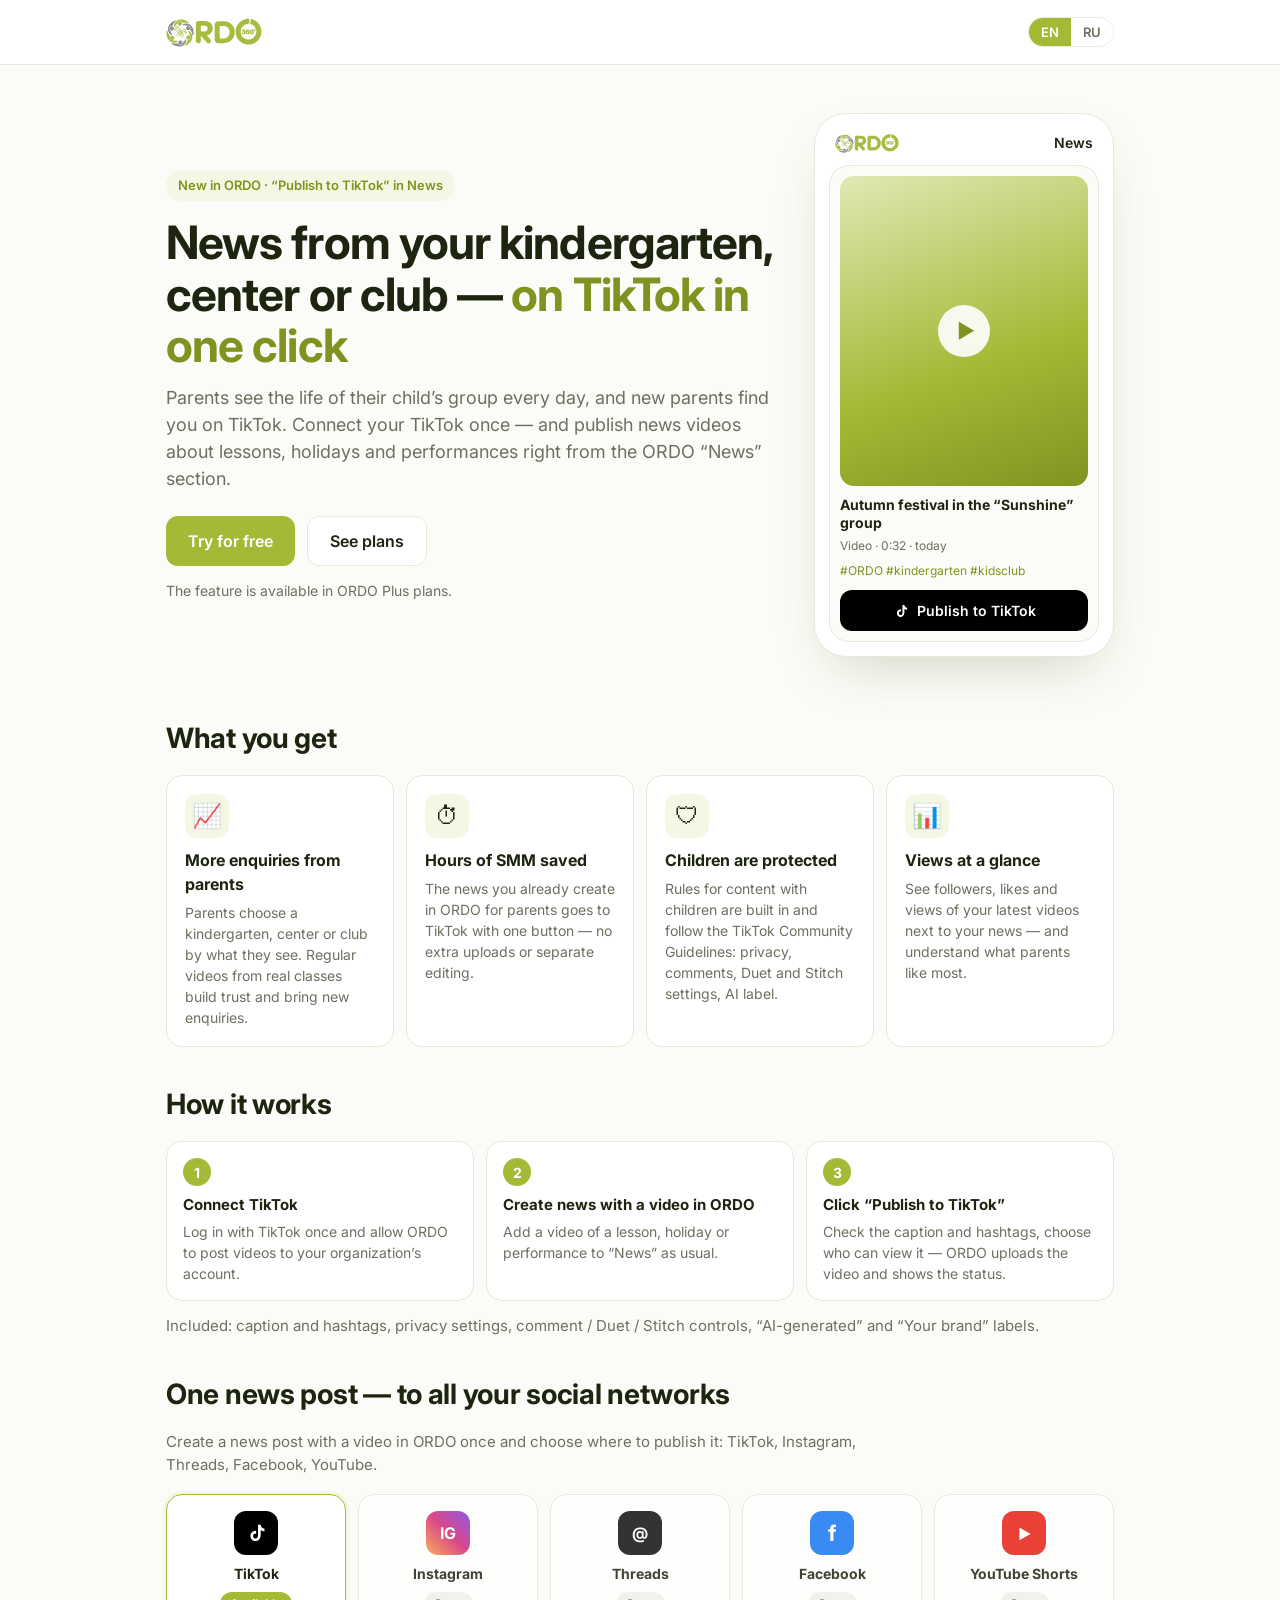
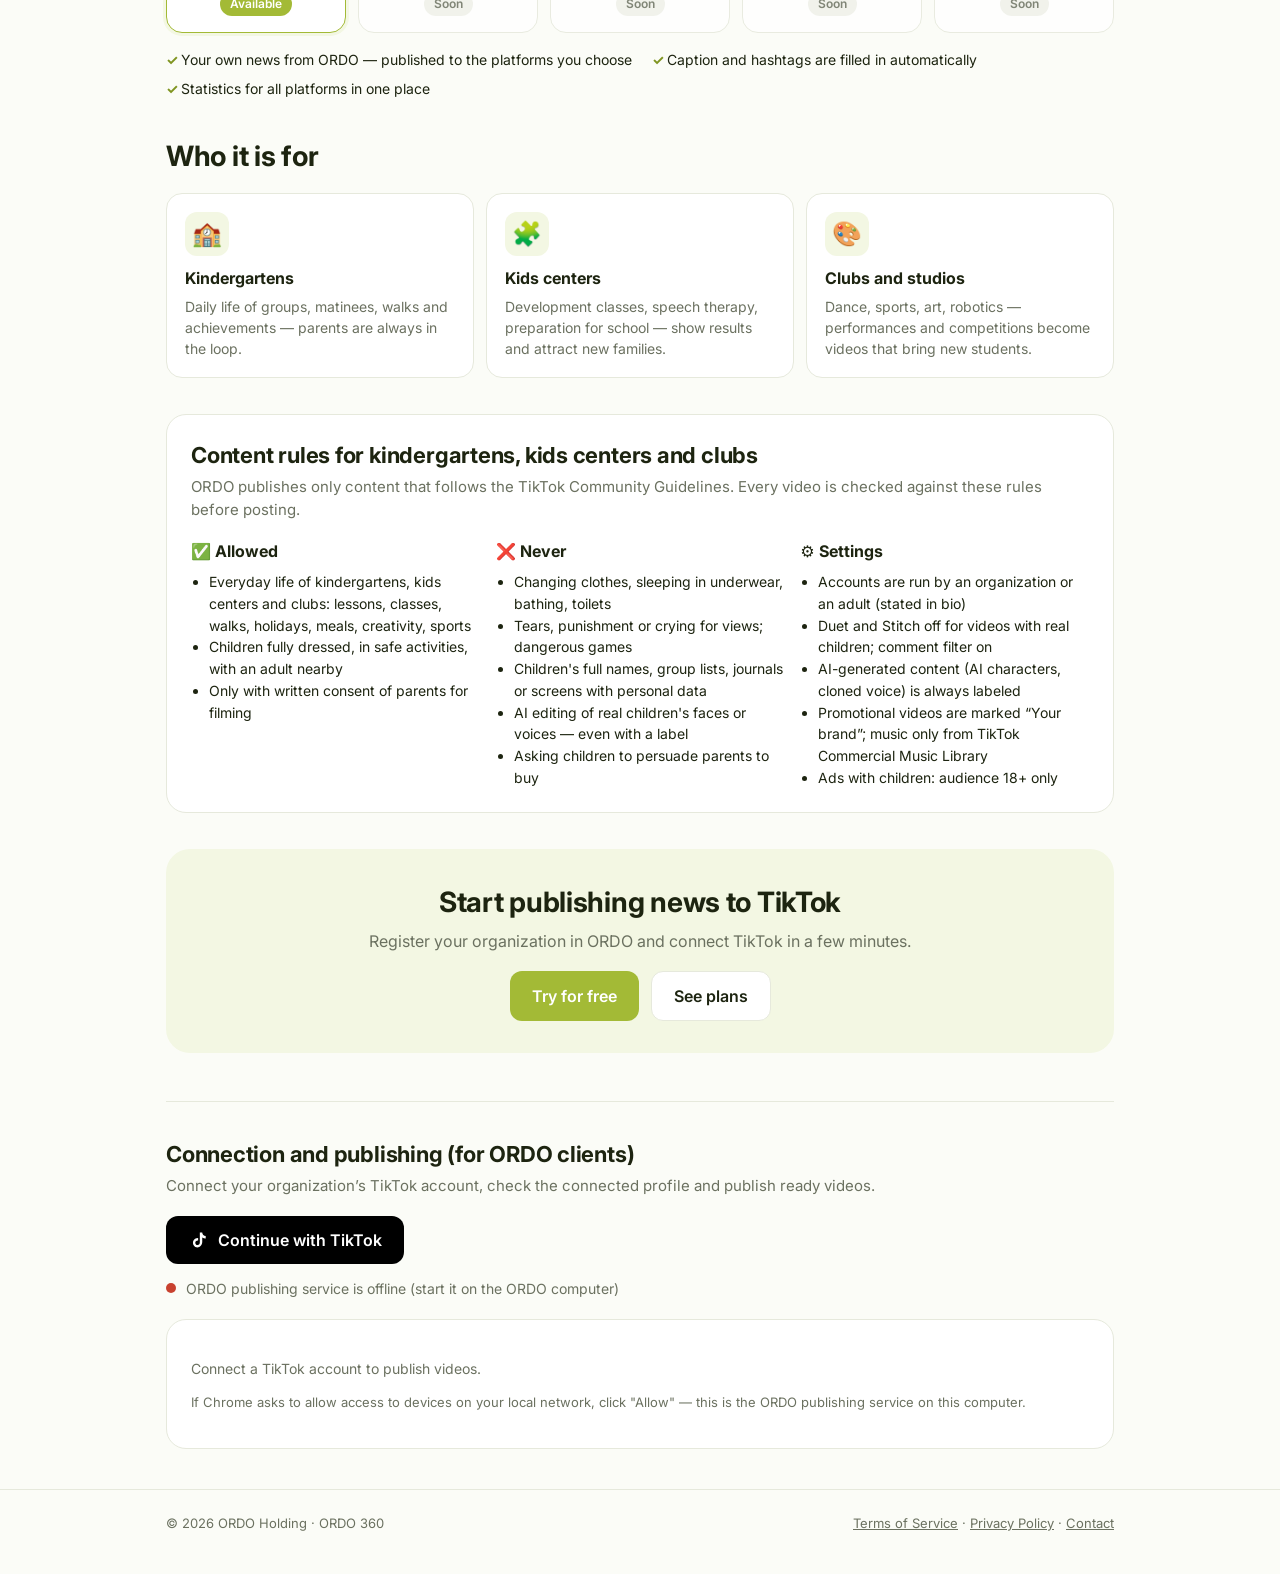
<file: tiktok/index.html>
<!DOCTYPE html>
<html lang="en">
<head>
<meta charset="UTF-8">
<meta name="viewport" content="width=device-width, initial-scale=1.0">
<title>ORDO × TikTok</title>
<meta name="description" content="ORDO × TikTok: kindergartens, kids centers and clubs publish ORDO news videos to their own TikTok in one click — with caption, hashtags, privacy settings and child-safety rules built in.">
<meta name="robots" content="noindex">
<link rel="canonical" href="https://franch.ordogen.education/tiktok/">
<link rel="icon" href="icon.png">
<link rel="preconnect" href="https://fonts.googleapis.com">
<link href="https://fonts.googleapis.com/css2?family=Inter:wght@400;500;600;700&display=swap" rel="stylesheet">
<link rel="stylesheet" href="style.css?v=3">
</head>
<body data-page="main">
<header class="top">
  <div class="wrap">
    <a href="https://ordo.education" aria-label="ORDO"><img class="logo" src="ordo360_logo.svg" alt="ORDO 360"></a>
    <div class="lang" role="group" aria-label="Language"><button data-l="en">EN</button><button data-l="ru">RU</button></div>
  </div>
</header>

<main class="wrap">
  <section class="hero sell">
    <div class="hero-txt">
      <span class="eyebrow" data-i="eyebrow"></span>
      <h1 data-i="h1"></h1>
      <p class="lead" data-i="lead"></p>
      <div class="cta">
        <a class="btn btn-green" href="https://kz.ordo.education/#register-business" data-i="cta_try"></a>
        <a class="btn btn-ghost" href="https://ordo.education" data-i="cta_plans"></a>
      </div>
      <p class="plus" data-i="plus_note"></p>
    </div>
    <div class="phone" aria-hidden="true">
      <div class="ph-top"><img src="ordo360_logo.svg" alt=""><span data-i="m_news"></span></div>
      <div class="ph-card">
        <div class="ph-vid"><span>▶</span></div>
        <b data-i="m_title"></b>
        <small data-i="m_meta"></small>
        <div class="ph-tags" data-i="m_tags"></div>
        <div class="ph-btn"><svg class="tt-ico" viewBox="0 0 48 48" fill="currentColor" aria-hidden="true"><path d="M34.1 6c.6 4.9 3.4 8.3 8.4 8.6v5.6c-2.9.3-5.4-.7-8.3-2.4v10.6c0 13.5-14.7 17.7-20.6 8.1-3.8-6.2-1.5-17 10.7-17.4v5.9c-.9.1-1.9.4-2.8.7-2.7.9-4.3 2.7-3.9 5.8.9 5.9 11.7 7.6 10.8-3.9V6h5.7z"/></svg><span data-i="publish"></span></div>
      </div>
    </div>
  </section>

  <section class="block">
    <h2 data-i="ben_h"></h2>
    <div class="grid4">
      <div class="feat"><i>📈</i><h3 data-i="b1h"></h3><p data-i="b1p"></p></div>
      <div class="feat"><i>⏱</i><h3 data-i="b2h"></h3><p data-i="b2p"></p></div>
      <div class="feat"><i>🛡</i><h3 data-i="b3h"></h3><p data-i="b3p"></p></div>
      <div class="feat"><i>📊</i><h3 data-i="b4h"></h3><p data-i="b4p"></p></div>
    </div>
  </section>

  <section class="block">
    <h2 data-i="how_h"></h2>
    <div class="steps">
      <div class="step"><b>1</b><h3 data-i="s1h"></h3><p data-i="s1p"></p></div>
      <div class="step"><b>2</b><h3 data-i="s2h"></h3><p data-i="s2p"></p></div>
      <div class="step"><b>3</b><h3 data-i="s3h"></h3><p data-i="s3p"></p></div>
    </div>
    <p class="sub incl" data-i="incl"></p>
  </section>

  <section class="block multi">
    <h2 data-i="multi_h"></h2>
    <p class="sub" data-i="multi_p"></p>
    <div class="nets">
      <div class="net on"><span class="ni ni-tt"><svg viewBox="0 0 48 48" fill="currentColor" aria-hidden="true"><path d="M34.1 6c.6 4.9 3.4 8.3 8.4 8.6v5.6c-2.9.3-5.4-.7-8.3-2.4v10.6c0 13.5-14.7 17.7-20.6 8.1-3.8-6.2-1.5-17 10.7-17.4v5.9c-.9.1-1.9.4-2.8.7-2.7.9-4.3 2.7-3.9 5.8.9 5.9 11.7 7.6 10.8-3.9V6h5.7z"/></svg></span><b>TikTok</b><em class="tag ok" data-i="tag_live"></em></div>
      <div class="net"><span class="ni ni-ig">IG</span><b>Instagram</b><em class="tag" data-i="tag_soon"></em></div>
      <div class="net"><span class="ni ni-th">@</span><b>Threads</b><em class="tag" data-i="tag_soon"></em></div>
      <div class="net"><span class="ni ni-fb">f</span><b>Facebook</b><em class="tag" data-i="tag_soon"></em></div>
      <div class="net"><span class="ni ni-yt">▶</span><b>YouTube Shorts</b><em class="tag" data-i="tag_soon"></em></div>
    </div>
    <ul class="multi-list">
      <li data-i="multi_l1"></li><li data-i="multi_l2"></li><li data-i="multi_l3"></li>
    </ul>
  </section>

  <section class="block">
    <h2 data-i="who_h"></h2>
    <div class="grid3">
      <div class="who"><i>🏫</i><h3 data-i="w1h"></h3><p data-i="w1p"></p></div>
      <div class="who"><i>🧩</i><h3 data-i="w2h"></h3><p data-i="w2p"></p></div>
      <div class="who"><i>🎨</i><h3 data-i="w3h"></h3><p data-i="w3p"></p></div>
    </div>
  </section>

  <section class="card" id="rules">
    <h2 data-i="rules_h"></h2>
    <p class="sub" data-i="rules_sub"></p>
    <div data-i="rules_html"></div>
  </section>

  <section class="band">
    <h2 data-i="band_h"></h2>
    <p data-i="band_p"></p>
    <div class="cta">
      <a class="btn btn-green" href="https://kz.ordo.education/#register-business" data-i="cta_try"></a>
      <a class="btn btn-ghost" href="https://ordo.education" data-i="cta_plans"></a>
    </div>
  </section>

  <section class="service" id="connect">
    <h2 data-i="svc_h"></h2>
    <p class="sub" data-i="svc_sub"></p>
    <a class="btn btn-tt" data-connect href="#">
      <svg class="tt-ico" viewBox="0 0 48 48" fill="currentColor" aria-hidden="true"><path d="M34.1 6c.6 4.9 3.4 8.3 8.4 8.6v5.6c-2.9.3-5.4-.7-8.3-2.4v10.6c0 13.5-14.7 17.7-20.6 8.1-3.8-6.2-1.5-17 10.7-17.4v5.9c-.9.1-1.9.4-2.8.7-2.7.9-4.3 2.7-3.9 5.8.9 5.9 11.7 7.6 10.8-3.9V6h5.7z"/></svg>
      <span data-i="connect"></span>
    </a>
    <div class="status"><span class="dot wait" id="localDot"></span><span id="localTxt">…</span></div>
  </section>

  <section class="card hidden" id="needConnect">
    <p class="empty" data-i="connect_first"></p>
    <p class="note" data-i="allow_local"></p>
  </section>

  <div id="connected" class="hidden">
    <section class="card">
      <h2 data-i="acc_h"></h2>
      <p class="sub" data-i="acc_sub"></p>
      <div class="account">
        <img id="accAvatar" alt="">
        <div><div class="name" id="accName"></div><div class="handle" id="accHandle"></div>
          <a id="accLink" class="hidden" target="_blank" rel="noopener" style="font-size:13px">tiktok.com ↗</a></div>
        <div class="stats">
          <div><b id="stFollowers">—</b><span data-i="followers"></span></div>
          <div><b id="stFollowing">—</b><span data-i="following"></span></div>
          <div><b id="stLikes">—</b><span data-i="likes"></span></div>
          <div><b id="stVideos">—</b><span data-i="videos_c"></span></div>
        </div>
      </div>
      <div class="msg" id="accMsg"></div>
    </section>

    <section class="card" id="publishCard">
      <h2 data-i="pub_h"></h2>
      <p class="sub" data-i="pub_sub"></p>
      <div class="pub">
        <div class="preview" id="preview">▶</div>
        <div>
          <label class="f"><span data-i="queue"></span><span id="maxDur" style="font-weight:400;color:var(--muted)"></span></label>
          <div class="queue" id="queue"></div>

          <label class="f" data-i="posting_to"></label>
          <div class="account" style="gap:10px"><img id="crAvatar" alt="" style="width:36px;height:36px"><span id="crName" style="font-weight:600"></span></div>

          <label class="f" for="caption" data-i="caption"></label>
          <textarea id="caption" maxlength="2200"></textarea>
          <div class="count" id="capCount">0 / 2200</div>

          <label class="f" for="privacy" data-i="privacy"></label>
          <select id="privacy"><option value="" disabled selected>…</option></select>

          <label class="f" data-i="allow"></label>
          <div class="toggles">
            <label class="chk"><input type="checkbox" id="allow_comment"><span data-i="comment"></span></label>
            <label class="chk"><input type="checkbox" id="allow_duet"><span data-i="duet"></span></label>
            <label class="chk"><input type="checkbox" id="allow_stitch"><span data-i="stitch"></span></label>
          </div>

          <div class="disclose">
            <div class="row">
              <div><b data-i="disc_h"></b><p class="hint" data-i="disc_p"></p></div>
              <label class="switch"><input type="checkbox" id="discToggle"><span></span></label>
            </div>
            <div id="discOpts" class="hidden" style="margin-top:10px">
              <label class="chk"><input type="checkbox" id="discYour"><b data-i="yourbrand"></b></label>
              <p class="hint" data-i="yourbrand_p" style="margin-left:26px"></p>
              <label class="chk" style="margin-top:8px"><input type="checkbox" id="discBranded"><b data-i="branded"></b></label>
              <p class="hint" data-i="branded_p" style="margin-left:26px"></p>
            </div>
            <p class="hint hidden" id="discWarn" style="color:var(--red)"></p>
          </div>

          <p class="note" id="agree"></p>
          <button class="btn btn-green" id="publishBtn" disabled>
            <svg class="tt-ico" viewBox="0 0 48 48" fill="currentColor" aria-hidden="true"><path d="M34.1 6c.6 4.9 3.4 8.3 8.4 8.6v5.6c-2.9.3-5.4-.7-8.3-2.4v10.6c0 13.5-14.7 17.7-20.6 8.1-3.8-6.2-1.5-17 10.7-17.4v5.9c-.9.1-1.9.4-2.8.7-2.7.9-4.3 2.7-3.9 5.8.9 5.9 11.7 7.6 10.8-3.9V6h5.7z"/></svg>
            <span data-i="publish"></span>
          </button>
          <div class="msg" id="pubMsg"></div>
        </div>
      </div>
    </section>

    <section class="card">
      <h2 data-i="list_h"></h2>
      <p class="sub" data-i="list_sub"></p>
      <div class="videos" id="videoList"><p class="empty">…</p></div>
    </section>

    <p style="text-align:center"><a class="btn btn-ghost" data-connect href="#"><span data-i="reconnect"></span></a></p>
  </div>
</main>

<footer>
  <div class="wrap">
    <span>© 2026 ORDO Holding · ORDO 360</span>
    <span>
      <a href="https://ordo.education/p/publicoffer" data-i="footer_terms"></a> ·
      <a href="https://ordo.education/p/privacy-policy" data-i="footer_privacy"></a> ·
      <a href="https://ordo.education" data-i="footer_contact"></a>
    </span>
  </div>
</footer>
<script src="app.js?v=7"></script>
</body>
</html>
</file>
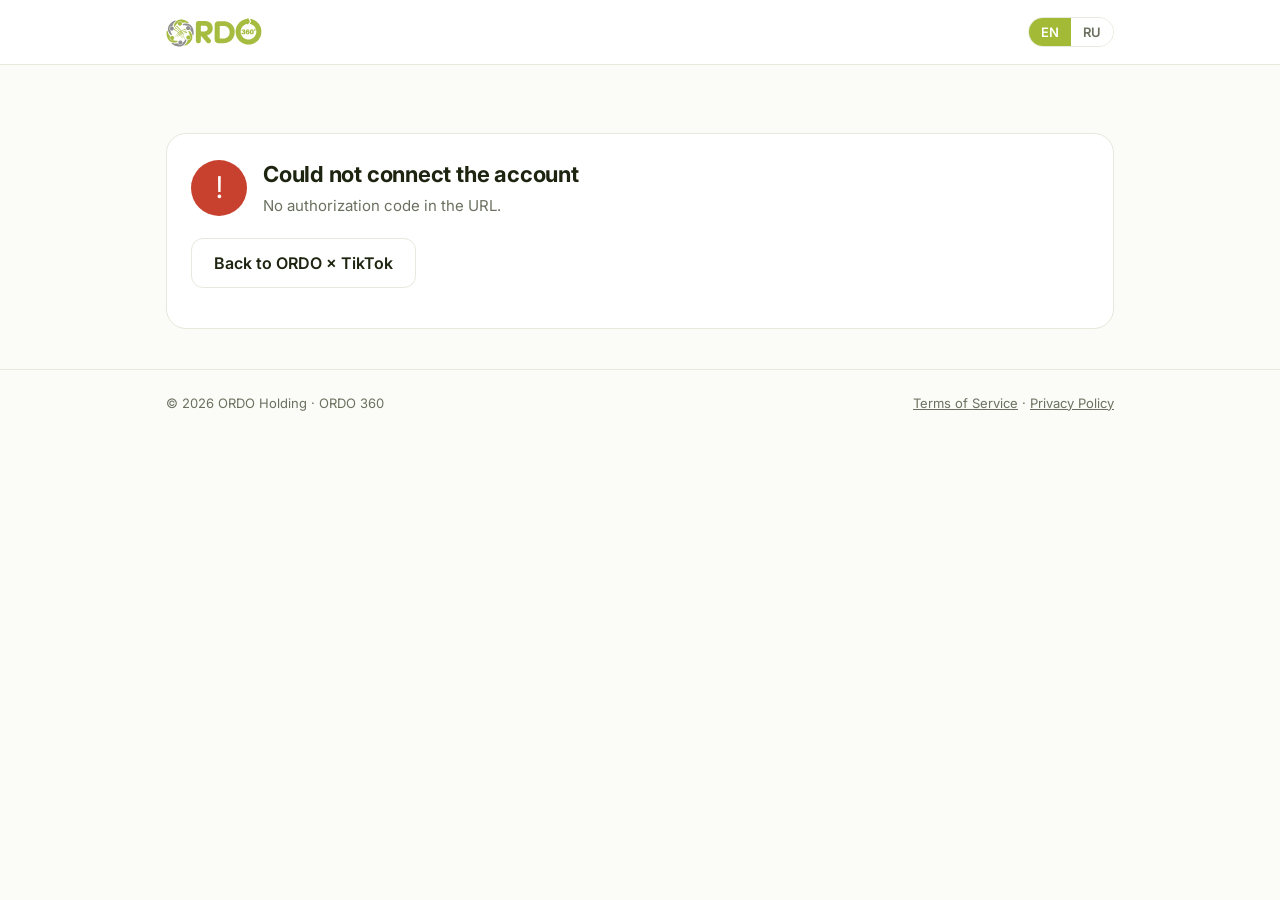
<file: tiktok/callback/index.html>
<!DOCTYPE html>
<html lang="en">
<head>
<meta charset="UTF-8">
<meta name="viewport" content="width=device-width, initial-scale=1.0">
<title>ORDO × TikTok — connecting</title>
<meta name="robots" content="noindex">
<meta name="referrer" content="no-referrer">
<link rel="icon" href="../icon.png">
<link rel="preconnect" href="https://fonts.googleapis.com">
<link href="https://fonts.googleapis.com/css2?family=Inter:wght@400;500;600;700&display=swap" rel="stylesheet">
<link rel="stylesheet" href="../style.css?v=3">
</head>
<body data-page="callback">
<header class="top">
  <div class="wrap">
    <a href="/tiktok/" aria-label="ORDO"><img class="logo" src="../ordo360_logo.svg" alt="ORDO 360"></a>
    <div class="lang" role="group" aria-label="Language"><button data-l="en">EN</button><button data-l="ru">RU</button></div>
  </div>
</header>
<main class="wrap" style="padding-top:48px">
  <section class="card">
    <div class="big-ok">
      <div class="ic" id="cbIcon">…</div>
      <div><h2 id="cbTitle" data-i="cb_wait"></h2><p class="sub" id="cbText" data-i="allow_local" style="margin:4px 0 0"></p></div>
    </div>
    <div class="account hidden" id="cbAcc" style="margin-top:20px">
      <img id="cbAvatar" alt="">
      <div><div class="name" id="cbName"></div><div class="handle" id="cbHandle"></div></div>
    </div>
    <p style="margin-top:20px">
      <a class="btn btn-green hidden" id="cbGo" href="/tiktok/#publish"><span data-i="go_publish"></span> →</a>
      <a class="btn btn-ghost hidden" id="cbBack" href="/tiktok/"><span data-i="back"></span></a>
    </p>
  </section>
</main>
<footer>
  <div class="wrap">
    <span>© 2026 ORDO Holding · ORDO 360</span>
    <span>
      <a href="https://ordo.education/p/publicoffer" data-i="footer_terms"></a> ·
      <a href="https://ordo.education/p/privacy-policy" data-i="footer_privacy"></a>
    </span>
  </div>
</footer>
<script src="../app.js?v=7"></script>
</body>
</html>
</file>
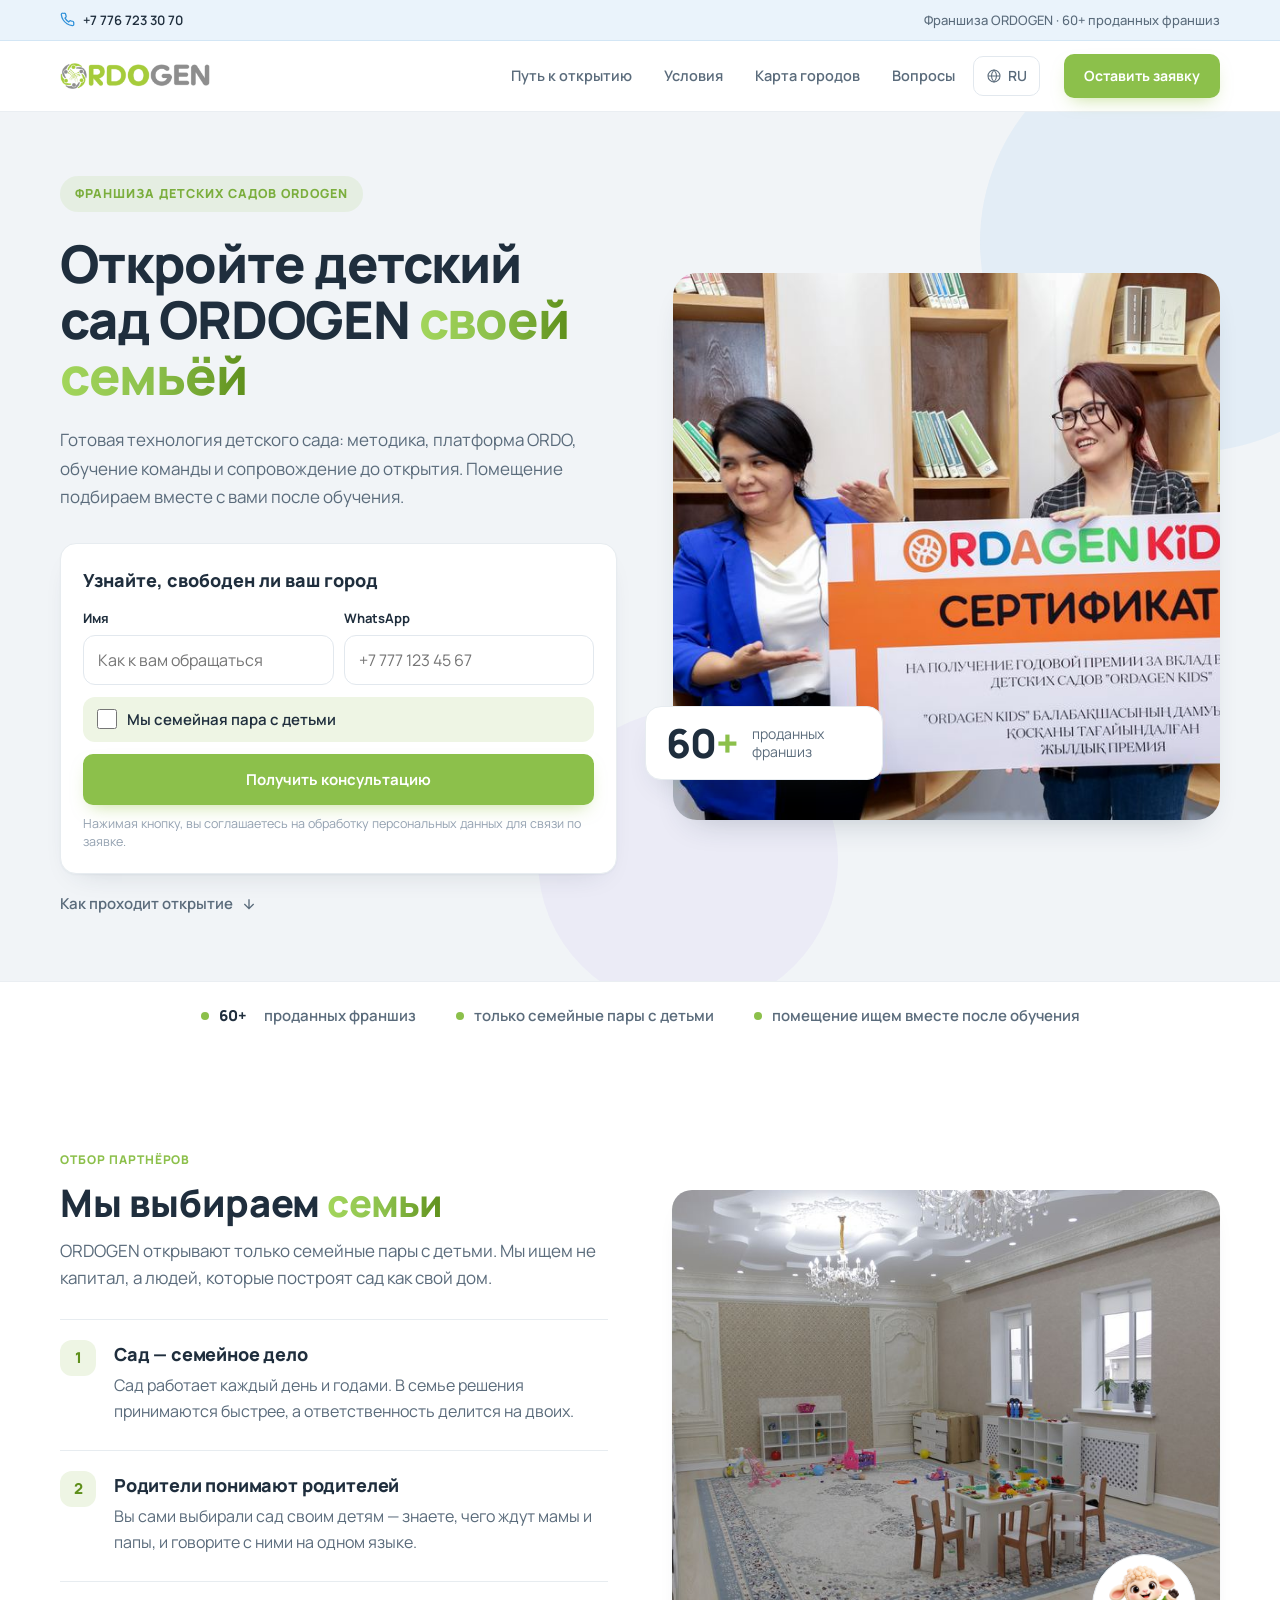
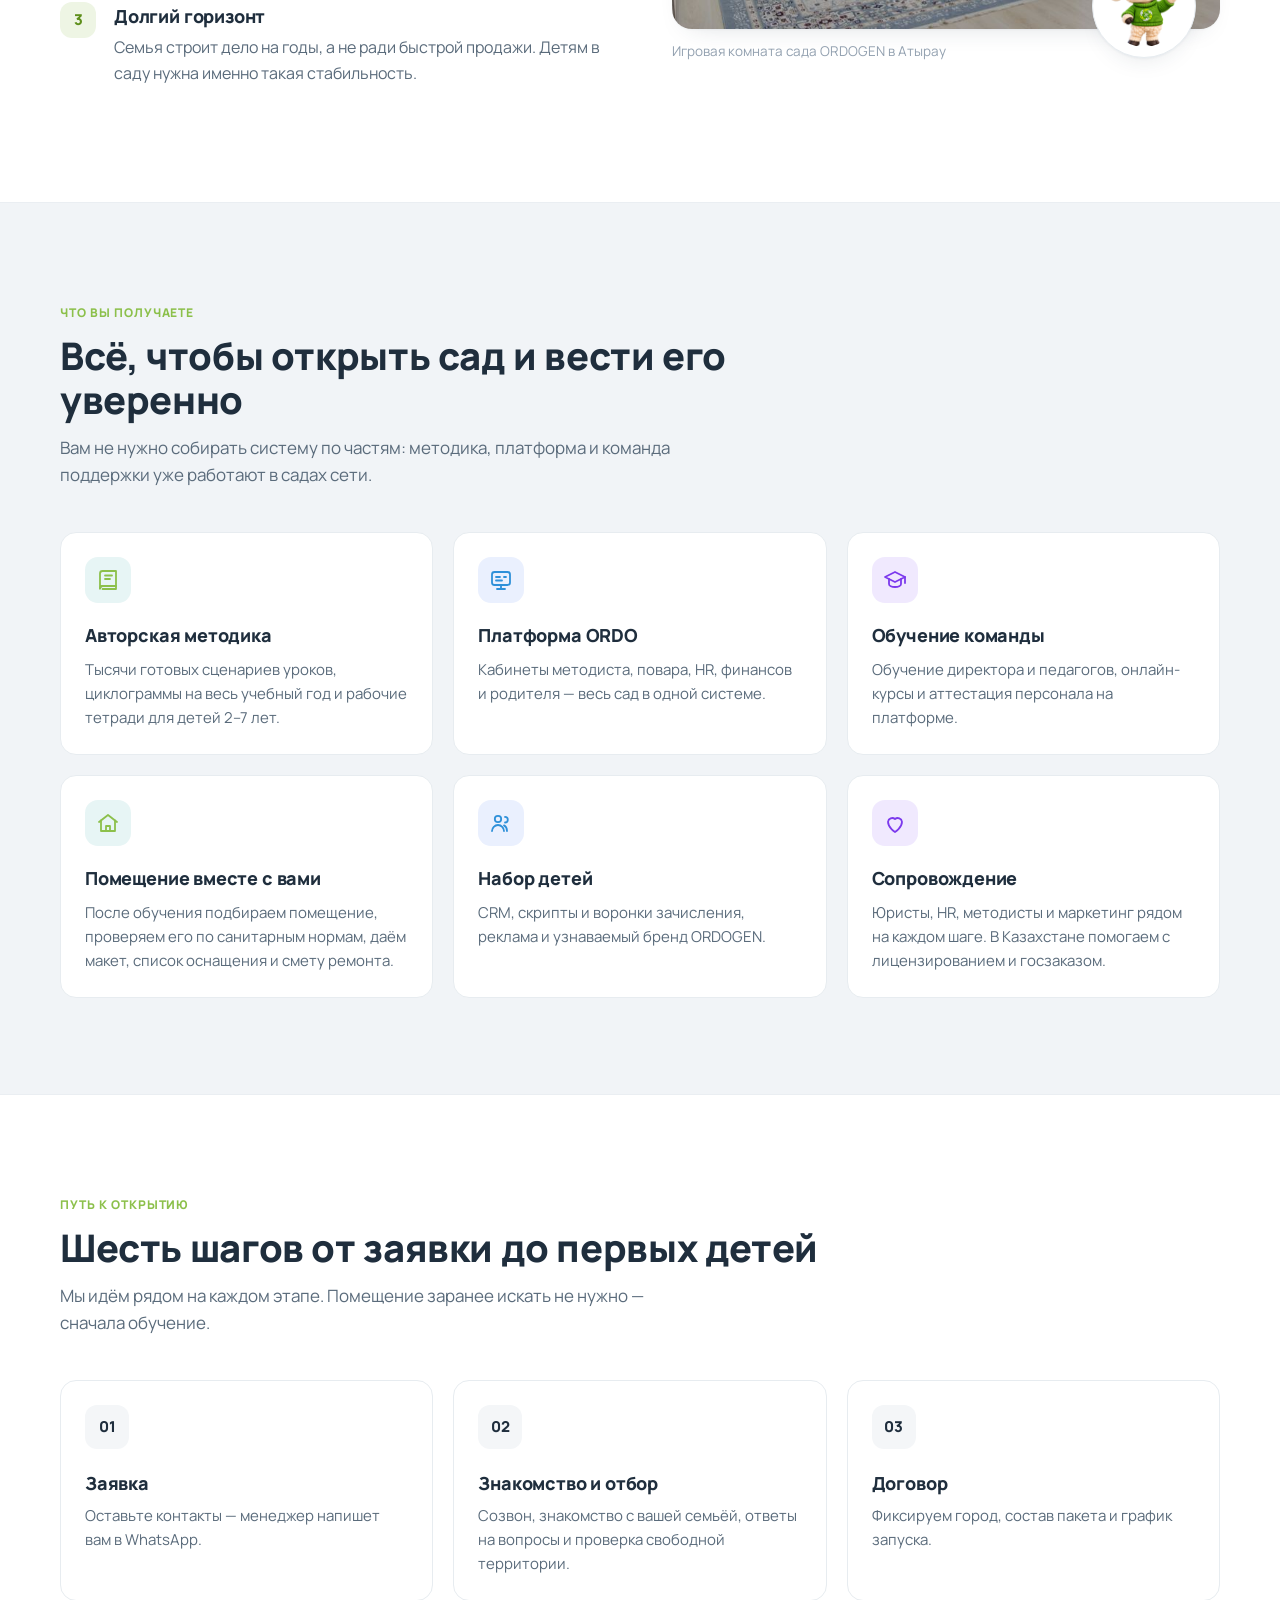
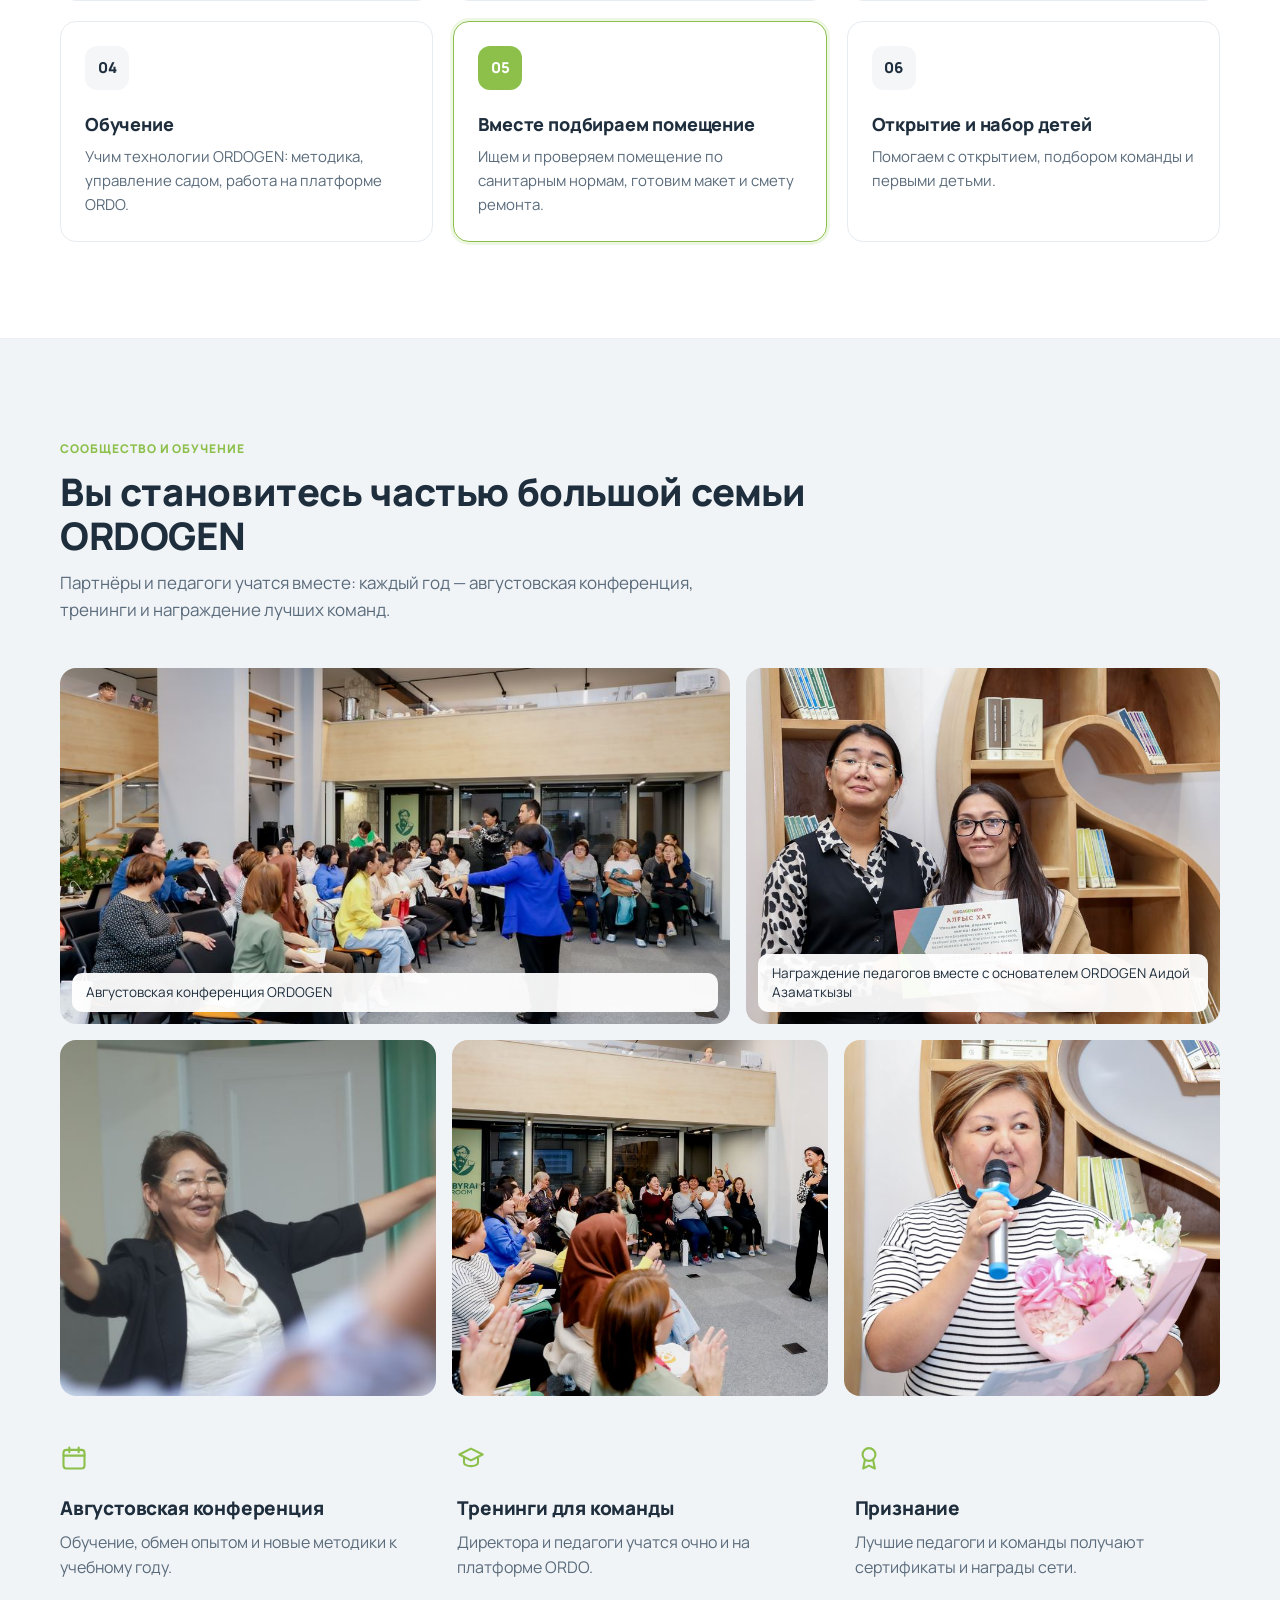
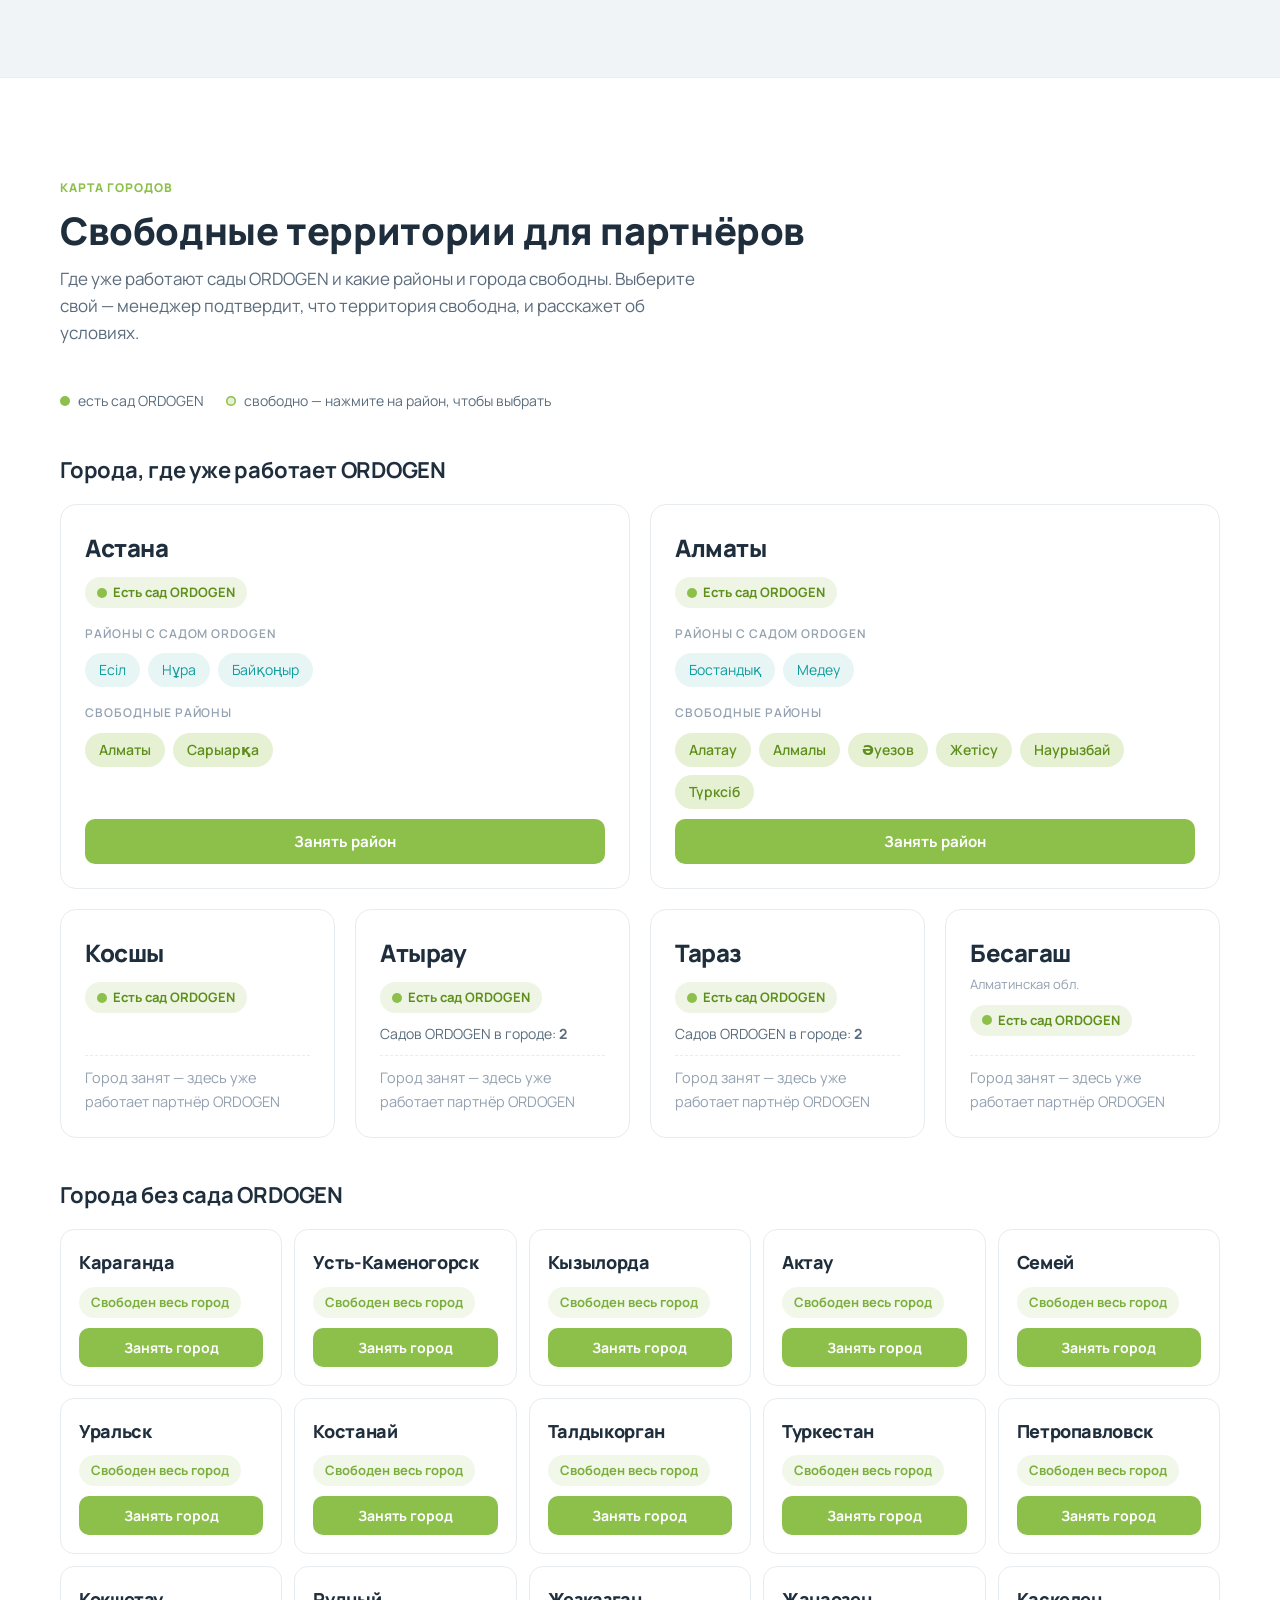
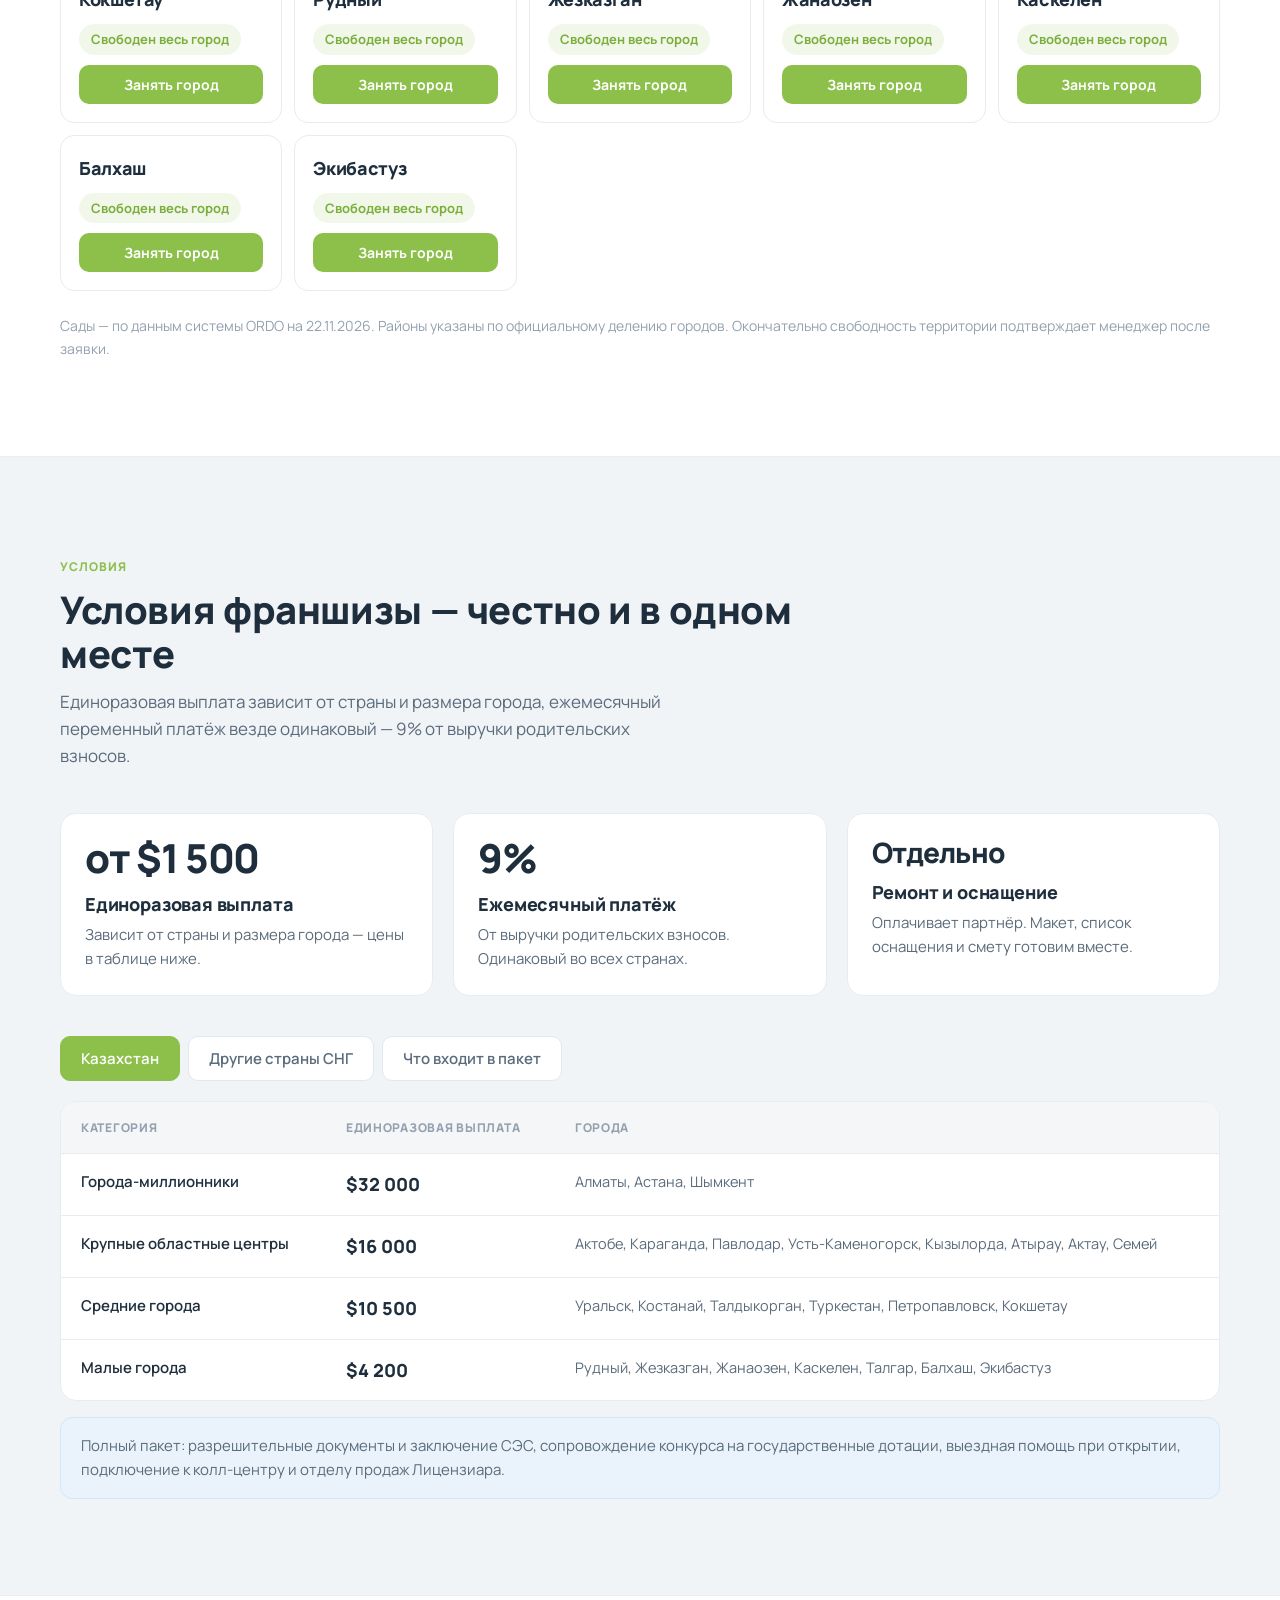
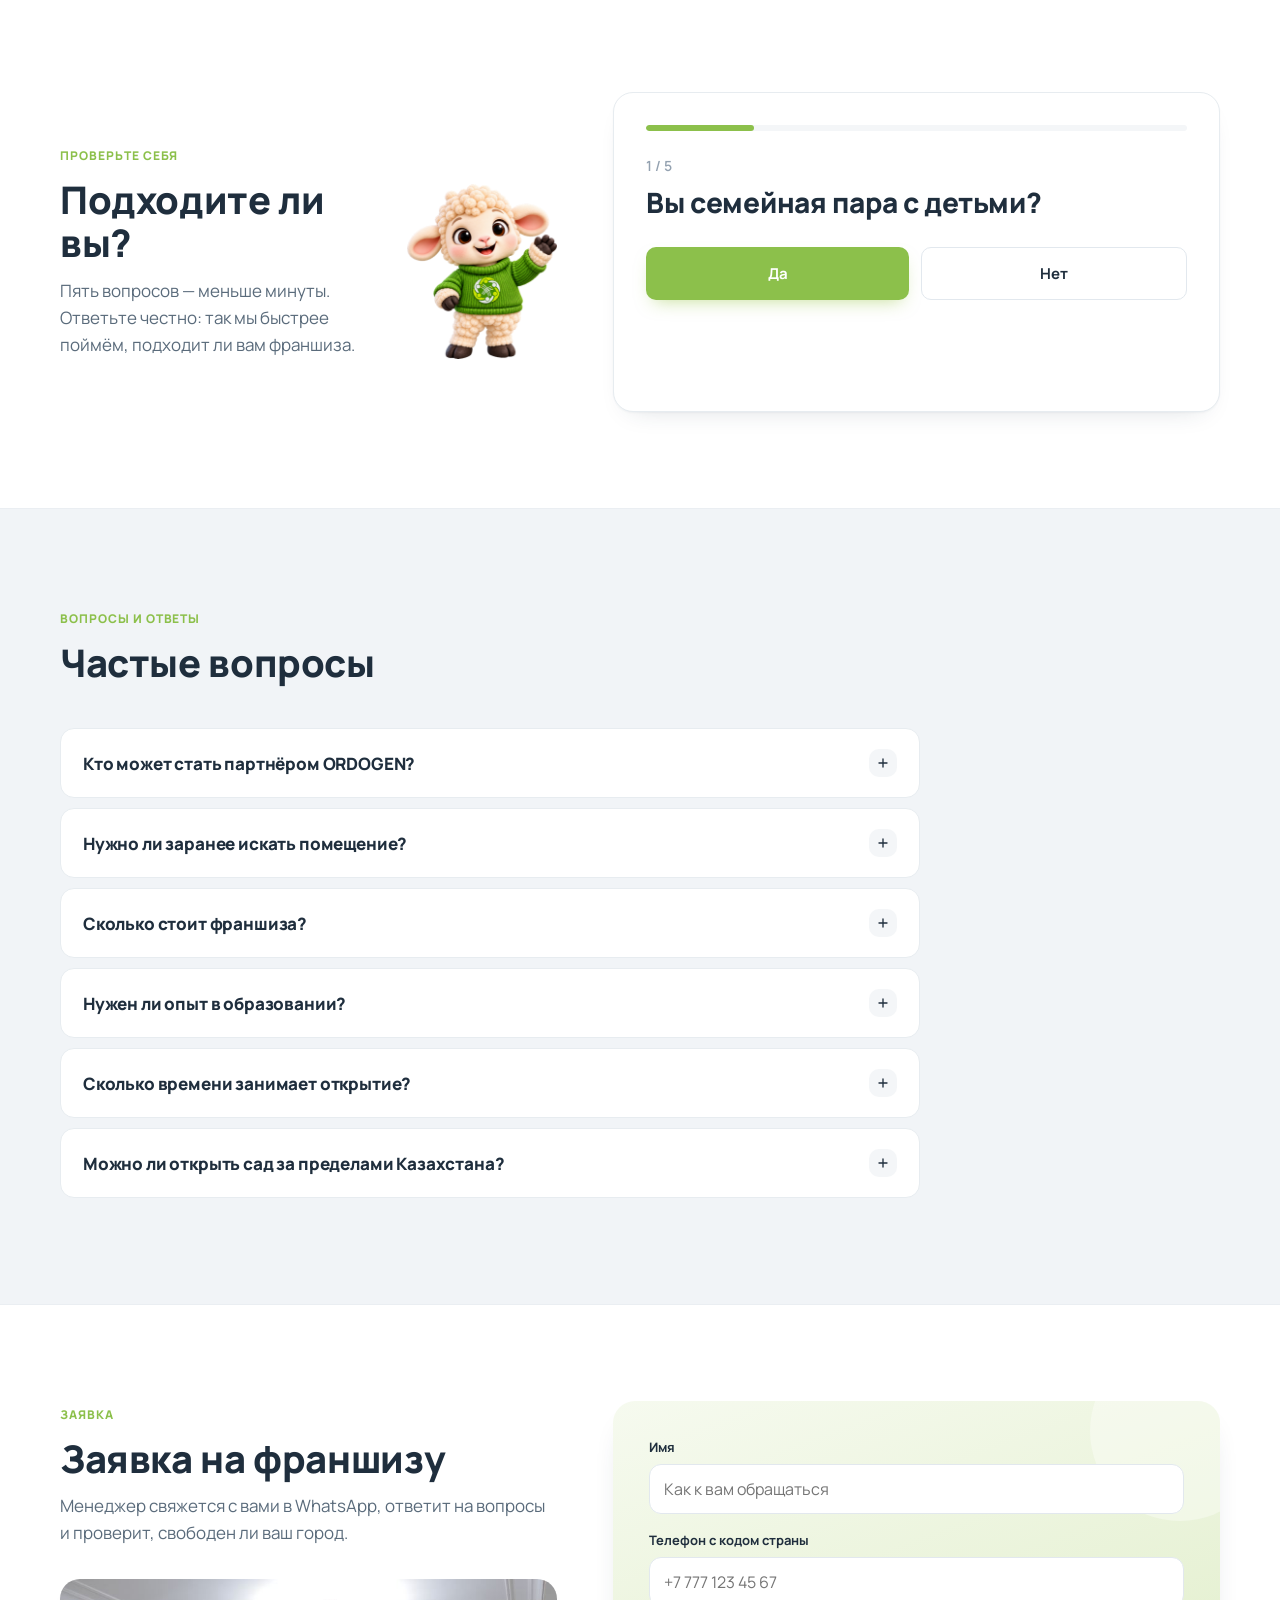
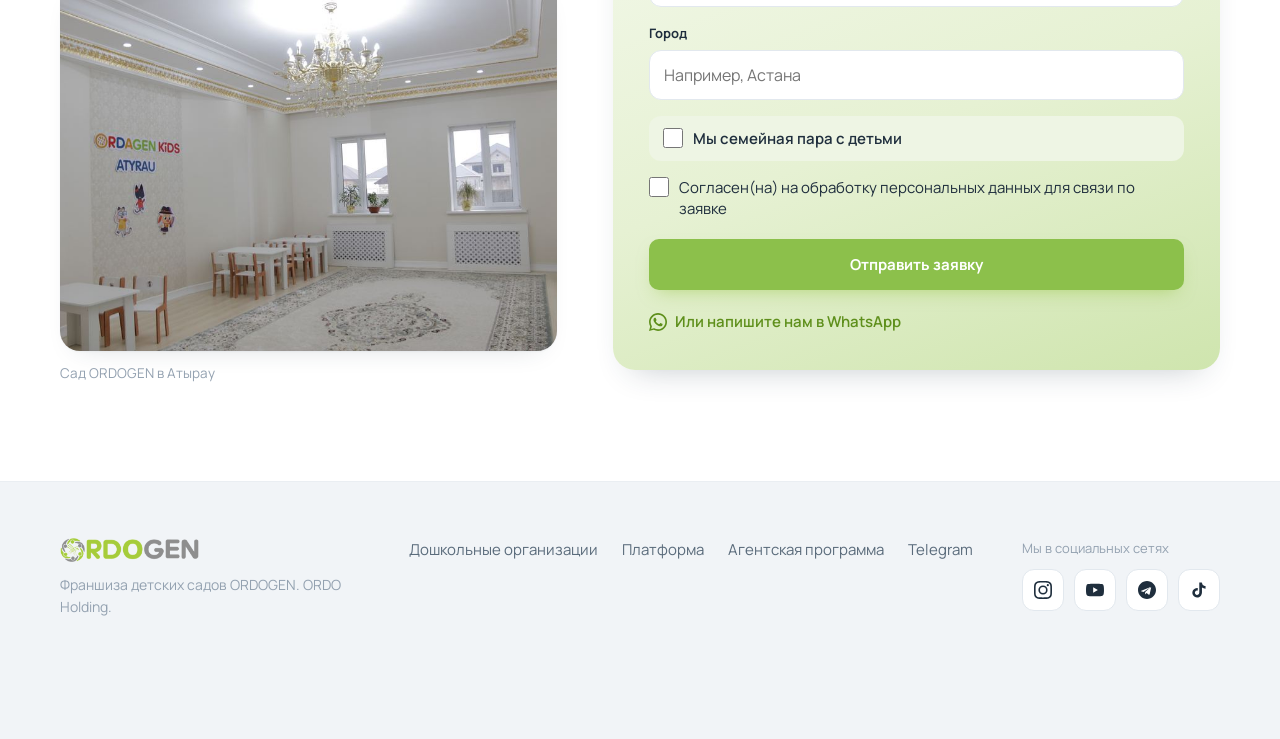
<file: v2.html>
<!DOCTYPE html>
<html lang="ru">
<head>
<meta charset="UTF-8">
<meta name="viewport" content="width=device-width, initial-scale=1.0">
<title>Франшиза детских садов ORDOGEN</title>
<meta name="description" content="Откройте детский сад ORDOGEN своей семьёй: готовая технология детского сада, обучение, помещение подбираем вместе после обучения. Только семейные пары с детьми.">
<meta property="og:title" content="Франшиза детских садов ORDOGEN">
<meta property="og:description" content="Откройте детский сад ORDOGEN своей семьёй. 60+ проданных франшиз.">
<meta property="og:image" content="img/ordogen_10_ordagen_kids_certificate.jpg">
<link rel="preconnect" href="https://fonts.googleapis.com">
<link rel="preconnect" href="https://fonts.gstatic.com" crossorigin>
<link href="https://fonts.googleapis.com/css2?family=Manrope:wght@400;500;600;700;800&display=swap" rel="stylesheet">
<style>
:root{
  /* токены ordo.education (app.css/home.css) */
  --white:#FFFFFF;--cream:#F1F4F7;--cream-2:#F4F6F8;
  --green:#8CC04B;--green-d:#71A438;--green-dd:#5E8F1B;--green-l:#EEF5E4;
  --lime:#E6F1D3;--ink:#1F2E3D;--ink-2:#5A6B7B;--ink-3:#93A1B0;--line:#E7ECF0;
  --teal:#0E9C9C;--blue:#2E90D9;--purple:#7C3AED;--tag-bg:#E7F5F5;--in-bd:#E2E8EE;
  --r:16px;--r-sm:12px;
  --shadow:0 1px 2px rgba(38,55,74,.04),0 12px 28px -18px rgba(38,55,74,.22);
  --shadow-lg:0 16px 34px -20px rgba(38,55,74,.32);
  --h:'Manrope',system-ui,-apple-system,'Segoe UI',sans-serif;--b:'Manrope',system-ui,-apple-system,'Segoe UI',sans-serif;
}
*{margin:0;padding:0;box-sizing:border-box;}
html{scroll-behavior:smooth;-webkit-text-size-adjust:100%;}
body{font-family:var(--b);font-size:17px;line-height:1.6;color:var(--ink);background:var(--white);overflow-x:hidden;-webkit-font-smoothing:antialiased;}
img{max-width:100%;height:auto;display:block;}
a{color:inherit;}
button,input{font-family:inherit;}
.wrap{max-width:1200px;margin:0 auto;padding:0 32px;}
section{scroll-margin-top:76px;}
.sec{padding:112px 0;}
.sec.cream{background:var(--cream);}
.eyebrow{display:inline-flex;align-items:center;gap:8px;font-size:13px;font-weight:600;letter-spacing:.08em;text-transform:uppercase;color:var(--green-dd);margin-bottom:16px;}
.eyebrow::before{content:'';width:18px;height:2px;background:var(--green);border-radius:2px;}
h1,h2,h3,h4{font-family:var(--h);color:var(--ink);letter-spacing:-.02em;}
h2.t{font-size:clamp(32px,4.2vw,52px);font-weight:700;line-height:1.08;margin-bottom:18px;max-width:820px;}
p.s{font-size:18px;color:var(--ink-2);max-width:640px;}
.head{margin-bottom:56px;}
mark.hl{background:linear-gradient(transparent 12%,var(--lime) 12%,var(--lime) 88%,transparent 88%);color:inherit;padding:0 .12em;border-radius:6px;-webkit-box-decoration-break:clone;box-decoration-break:clone;}
.ico{width:28px;height:28px;stroke:var(--green-dd);fill:none;stroke-width:1.6;stroke-linecap:round;stroke-linejoin:round;}

/* buttons */
.btn{display:inline-flex;align-items:center;justify-content:center;gap:10px;border:0;cursor:pointer;text-decoration:none;font-weight:600;font-size:16px;border-radius:999px;padding:16px 28px;transition:background .2s,transform .2s,box-shadow .2s;}
.btn-g{background:var(--green);color:#fff;box-shadow:0 8px 20px -8px rgba(110,159,51,.6);}
.btn-g:hover{background:var(--green-d);transform:translateY(-1px);}
.btn-o{background:transparent;color:var(--ink);border:1.5px solid var(--line);}
.btn-o:hover{border-color:var(--ink);}
.btn svg{width:18px;height:18px;}

/* header */
.hdr{position:sticky;top:0;z-index:50;background:rgba(255,255,255,.9);backdrop-filter:saturate(1.4) blur(12px);-webkit-backdrop-filter:saturate(1.4) blur(12px);border-bottom:1px solid transparent;transition:border-color .2s;}
.hdr.sc{border-bottom-color:var(--line);}
.hdr .wrap{display:flex;align-items:center;gap:24px;height:72px;}
.logo img{height:26px;width:auto;}
.nav{display:flex;gap:4px;margin-left:auto;align-items:center;}
.nav a{text-decoration:none;font-size:15px;font-weight:500;color:var(--ink-2);padding:8px 14px;border-radius:999px;}
.nav a:hover{color:var(--ink);background:var(--cream);}
.hdr .btn{padding:11px 20px;font-size:15px;}
.lang{position:relative;}
.lang summary{list-style:none;cursor:pointer;display:flex;align-items:center;gap:6px;font-size:14px;font-weight:600;color:var(--ink-2);padding:8px 12px;border-radius:999px;border:1px solid var(--line);}
.lang summary::-webkit-details-marker{display:none;}
.lang summary svg{width:16px;height:16px;stroke:currentColor;fill:none;stroke-width:1.6;}
.lang-menu{position:absolute;right:0;top:calc(100% + 8px);background:#fff;border:1px solid var(--line);border-radius:16px;box-shadow:var(--shadow-lg);padding:8px;display:grid;grid-template-columns:repeat(3,1fr);gap:4px;width:228px;}
.lang-btn{background:transparent;border:0;border-radius:10px;padding:9px 6px;font-size:14px;font-weight:600;color:var(--ink-2);cursor:pointer;}
.lang-btn:hover{background:var(--cream);}
.lang-btn.active{background:var(--green-l);color:var(--green-dd);}

/* hero */
.hero{padding:56px 0 0;background:linear-gradient(180deg,var(--white) 0%,var(--cream) 100%);}
.hero-grid{display:grid;grid-template-columns:1.02fr 1fr;gap:56px;align-items:center;}
.hero-tag{display:inline-flex;align-items:center;gap:10px;font-size:14px;font-weight:600;color:var(--ink-2);background:#fff;border:1px solid var(--line);border-radius:999px;padding:6px 14px 6px 6px;margin-bottom:24px;}
.hero-tag img{width:28px;height:28px;border-radius:50%;background:var(--lime);object-fit:contain;padding:2px;}
.hero h1{font-size:clamp(38px,4.6vw,62px);font-weight:700;line-height:1.02;letter-spacing:-.035em;margin-bottom:22px;}
.hero-sub{font-size:19px;color:var(--ink-2);max-width:560px;margin-bottom:32px;}
.hf{background:#fff;border:1px solid var(--line);border-radius:var(--r);box-shadow:var(--shadow);padding:22px;max-width:560px;}
.hf-t{font-family:var(--h);font-weight:700;font-size:18px;margin-bottom:14px;}
.hf-row{display:grid;grid-template-columns:1fr 1fr;gap:10px;margin-bottom:12px;}
.fld{display:block;}
.fld span{display:block;font-size:13px;font-weight:600;color:var(--ink-2);margin-bottom:6px;}
.fld input{width:100%;font-size:16px;color:var(--ink);background:var(--cream);border:1.5px solid transparent;border-radius:14px;padding:13px 14px;transition:border-color .2s,background .2s;}
.fld input:focus{outline:none;border-color:var(--green);background:#fff;}
.chk{display:flex;gap:10px;align-items:flex-start;font-size:15px;line-height:1.4;cursor:pointer;color:var(--ink);}
.chk input{width:20px;height:20px;accent-color:var(--green-d);flex-shrink:0;margin-top:0;}
.chk.main{background:var(--green-l);border-radius:14px;padding:12px 14px;font-weight:600;}
.chk.main mark{background:var(--lime);border-radius:4px;padding:0 4px;color:inherit;}
.hf .btn{width:100%;margin-top:12px;}
.fnote{font-size:12.5px;color:var(--ink-3);margin-top:10px;line-height:1.45;}
.bad{border-color:#D14343!important;}
.chk.bad,.chk.main.bad{outline:2px solid rgba(209,67,67,.4);}
.ferr{font-size:14px;color:#C03535;margin-top:10px;}
.ferr:empty{display:none;}
.fok{display:none;background:var(--green-l);border-radius:14px;padding:18px;font-weight:600;color:var(--green-dd);line-height:1.5;}
.fok a{display:none;margin-top:8px;font-weight:500;font-size:14px;color:var(--green-dd);}
form.done>*{display:none!important;}
form.done>.fok{display:block!important;}
.hero-more{display:inline-flex;align-items:center;gap:8px;margin-top:18px;font-size:15px;font-weight:600;color:var(--ink-2);text-decoration:none;}
.hero-more:hover{color:var(--ink);}
.hero-more svg{width:16px;height:16px;stroke:currentColor;fill:none;stroke-width:2;}
.hero-ph{position:relative;}
.hero-ph .ph{border-radius:32px;overflow:hidden;box-shadow:var(--shadow-lg);aspect-ratio:1/1;}
.hero-ph .ph img{width:100%;height:100%;object-fit:cover;object-position:12% 50%;}
.badge-60{position:absolute;left:-28px;bottom:40px;background:#fff;border-radius:20px;box-shadow:var(--shadow-lg);padding:16px 20px;display:flex;align-items:center;gap:14px;}
.badge-60 b{font-family:var(--h);font-size:40px;font-weight:800;line-height:1;letter-spacing:-.03em;}
.badge-60 b i{font-style:normal;color:var(--green-d);}
.badge-60 span{font-size:14px;color:var(--ink-2);line-height:1.3;max-width:110px;}
.lamb-hero{position:absolute;right:-34px;top:-56px;width:96px;filter:drop-shadow(0 10px 18px rgba(31,46,61,.18));}
.strip{margin-top:72px;border-top:1px solid var(--line);}
.strip .wrap{display:flex;justify-content:center;gap:16px 40px;flex-wrap:wrap;padding-top:22px;padding-bottom:22px;font-size:15px;font-weight:600;color:var(--ink-2);}
.strip span{display:inline-flex;align-items:center;gap:10px;}
.strip span::before{content:'';width:8px;height:8px;border-radius:50%;background:var(--green);}
.strip b{font-family:var(--h);font-weight:800;color:var(--ink);}
.strip span b{margin-right:-6px;}

/* families */
.fam-grid{display:grid;grid-template-columns:1fr 1fr;gap:64px;align-items:center;}
.fam-ph{position:relative;}
.fam-ph .ph{border-radius:var(--r);overflow:hidden;aspect-ratio:5/4;box-shadow:var(--shadow);}
.fam-ph .ph img{width:100%;height:100%;object-fit:cover;}
.cap{font-size:13.5px;color:var(--ink-3);margin-top:12px;}
.fam-ph .lamb{position:absolute;right:24px;bottom:4px;width:104px;height:104px;object-fit:contain;background:var(--lime);border-radius:50%;padding:10px 14px;box-shadow:var(--shadow);}
.reasons{display:flex;flex-direction:column;gap:6px;margin-top:28px;}
.reason{display:flex;gap:18px;padding:20px 0;border-top:1px solid var(--line);}
.reason .n{font-family:var(--h);font-weight:700;font-size:15px;color:var(--green-dd);background:var(--green-l);width:36px;height:36px;border-radius:50%;display:flex;align-items:center;justify-content:center;flex-shrink:0;}
.reason h4{font-size:19px;font-weight:700;margin-bottom:4px;}
.reason p{font-size:16px;color:var(--ink-2);}

/* get */
.cards{display:grid;grid-template-columns:repeat(3,1fr);gap:20px;}
.card{background:#fff;border:1px solid var(--line);border-radius:var(--r);padding:32px;transition:transform .25s,box-shadow .25s;}
.card:hover{transform:translateY(-3px);box-shadow:var(--shadow);}
.card .ib{width:56px;height:56px;border-radius:16px;background:var(--green-l);display:flex;align-items:center;justify-content:center;margin-bottom:22px;}
.card h3{font-size:21px;font-weight:700;margin-bottom:8px;}
.card p{font-size:16px;color:var(--ink-2);}

/* path */
.steps{display:grid;grid-template-columns:repeat(3,1fr);gap:20px;counter-reset:st;}
.step{position:relative;background:#fff;border-radius:var(--r);padding:30px 28px;border:1px solid var(--line);}
.step .no{font-family:var(--h);font-weight:800;font-size:15px;color:var(--ink);background:var(--cream-2);width:44px;height:44px;border-radius:50%;display:flex;align-items:center;justify-content:center;margin-bottom:20px;}
.step.key{border-color:var(--green);box-shadow:0 0 0 4px var(--green-l);}
.step.key .no{background:var(--lime);}
.step h3{font-size:20px;font-weight:700;margin-bottom:6px;}
.step p{font-size:16px;color:var(--ink-2);}

/* community */
.com-grid{display:grid;grid-template-columns:repeat(12,1fr);grid-auto-rows:170px;gap:16px;margin-bottom:48px;}
.com-grid figure{border-radius:var(--r-sm);overflow:hidden;position:relative;}
.com-grid img{width:100%;height:100%;object-fit:cover;transition:transform .6s;}
.com-grid figure:hover img{transform:scale(1.03);}
.g1{grid-column:span 7;grid-row:span 2;}
.g2{grid-column:span 5;grid-row:span 2;}
.g3,.g4,.g5{grid-column:span 4;grid-row:span 2;}
.com-grid figcaption{position:absolute;left:12px;right:12px;bottom:12px;background:rgba(255,255,255,.94);border-radius:12px;padding:10px 14px;font-size:13.5px;line-height:1.4;color:var(--ink);}
.com-list{display:grid;grid-template-columns:repeat(3,1fr);gap:32px;}
.com-list h4{font-size:19px;font-weight:700;margin:14px 0 6px;}
.com-list p{font-size:16px;color:var(--ink-2);}

/* map */
.map-legend{display:flex;gap:10px 22px;flex-wrap:wrap;font-size:14px;color:var(--ink-2);margin-bottom:8px;}
.map-legend span{display:inline-flex;align-items:center;gap:8px;}
.dot{width:10px;height:10px;border-radius:50%;display:inline-block;flex-shrink:0;}
.dot.has{background:var(--green);}
.dot.free{background:var(--lime);box-shadow:0 0 0 1.5px var(--ink) inset;}
.map-h{font-size:22px;font-weight:700;margin:40px 0 16px;}
.map-grid{display:grid;grid-template-columns:repeat(2,1fr);gap:20px;}
.map-grid.sm{grid-template-columns:repeat(4,1fr);margin-top:20px;}
.map-grid.free{grid-template-columns:repeat(auto-fill,minmax(190px,1fr));gap:12px;}
.city-card{background:#fff;border:1px solid var(--line);border-radius:var(--r);padding:26px;display:flex;flex-direction:column;gap:10px;min-width:0;}
.city-card.free{background:#fff;border-radius:var(--r-sm);padding:18px;gap:10px;}
.city-name{font-family:var(--h);font-size:24px;font-weight:700;letter-spacing:-.02em;overflow-wrap:anywhere;}
.city-card.free .city-name{font-size:18px;}
.city-sub{font-size:13px;color:var(--ink-3);margin-top:2px;}
.city-badge{display:inline-flex;align-items:center;gap:6px;align-self:flex-start;font-size:13px;font-weight:600;color:var(--green-dd);background:var(--green-l);border-radius:999px;padding:5px 12px;}
.city-badge.free{background:var(--lime);color:var(--ink);}
.city-badge.free .dot{display:none;}
.city-sec{font-size:12px;font-weight:600;letter-spacing:.08em;text-transform:uppercase;color:var(--ink-3);margin-top:6px;}
.city-cnt{color:var(--ink-2);font-size:14px;}
.city-taken{color:var(--ink-3);font-size:14.5px;margin-top:auto;padding-top:10px;border-top:1px dashed var(--line);}
.chips{display:flex;flex-wrap:wrap;gap:8px;}
.chip{font-size:14px;line-height:1.3;padding:7px 13px;border-radius:999px;}
.chip.has{background:var(--green-l);color:var(--green-dd);border:1px solid transparent;}
.chip.free{background:var(--lime);color:var(--ink);border:1px solid transparent;cursor:pointer;font-weight:600;transition:transform .15s,box-shadow .15s;}
.chip.free:hover{transform:translateY(-1px);box-shadow:0 4px 10px -4px rgba(31,46,61,.3);}
.city-btn{margin-top:auto;background:var(--ink);color:#fff;border:0;border-radius:999px;padding:12px 16px;font-weight:600;font-size:15px;cursor:pointer;transition:background .2s;}
.city-btn:hover{background:var(--green-d);}
.city-card.free .city-btn{background:var(--green);padding:10px 14px;font-size:14px;}
.city-card.free .city-btn:hover{background:var(--green-d);}
.note{font-size:14px;color:var(--ink-3);line-height:1.6;margin-top:24px;}

/* conditions */
.cond-sum{display:grid;grid-template-columns:repeat(3,1fr);gap:20px;margin-bottom:40px;}
.cs{background:#fff;border-radius:var(--r);padding:28px;border:1px solid var(--line);}
.cs .v{font-family:var(--h);font-size:40px;font-weight:800;letter-spacing:-.03em;line-height:1;margin-bottom:12px;}
.cs .v.sm{font-size:28px;}
.cs h4{font-size:18px;font-weight:700;margin-bottom:4px;}
.cs p{font-size:15.5px;color:var(--ink-2);}
.geo-toggle{display:flex;gap:8px;flex-wrap:wrap;margin-bottom:20px;}
.geo-tab{background:#fff;border:1px solid var(--line);color:var(--ink-2);padding:11px 20px;border-radius:999px;cursor:pointer;font-size:15px;font-weight:600;}
.geo-tab.active{background:var(--ink);border-color:var(--ink);color:#fff;}
.geo-pane{display:none;}
.geo-pane.active{display:block;}
.ptable{width:100%;border-collapse:separate;border-spacing:0;background:#fff;border:1px solid var(--line);border-radius:var(--r);overflow:hidden;font-size:15px;}
.ptable th{text-align:left;font-size:13px;font-weight:600;letter-spacing:.06em;text-transform:uppercase;color:var(--ink-3);padding:16px 20px;border-bottom:1px solid var(--line);background:var(--cream);}
.ptable td{padding:16px 20px;border-bottom:1px solid var(--line);vertical-align:top;}
.ptable tr:last-child td{border-bottom:0;}
.ptable .pcat{font-weight:600;}
.ptable .pprice{font-family:var(--h);font-weight:700;font-size:18px;white-space:nowrap;}
.ptable .pcities{color:var(--ink-2);font-size:14.5px;}
.pnote{font-size:15px;color:var(--ink-2);line-height:1.6;margin-top:16px;padding:16px 20px;background:var(--green-l);border-radius:var(--r-sm);}
.pnote.warn{background:var(--cream-2);}
.cmp-grid{display:grid;grid-template-columns:1fr 1fr;gap:20px;}
.cmp-card{background:#fff;border:1px solid var(--line);border-radius:var(--r);padding:28px;}
.cmp-card.win{border-color:var(--green);}
.cmp-h{font-family:var(--h);font-size:19px;font-weight:700;margin-bottom:14px;}
.cmp-list{display:flex;flex-direction:column;gap:10px;}
.cmp-li{font-size:15.5px;color:var(--ink-2);display:flex;gap:10px;line-height:1.5;}
.cmp-li::before{content:'';width:6px;height:6px;border-radius:50%;background:var(--green);flex-shrink:0;margin-top:9px;}

/* quiz */
.quiz{display:grid;grid-template-columns:.9fr 1.1fr;gap:56px;align-items:center;}
.quiz-aside{position:relative;}
.quiz-aside{display:grid;grid-template-columns:1fr auto;column-gap:24px;align-items:end;}
.quiz-aside>*{grid-column:1;}
.quiz-aside .lamb{grid-column:2;grid-row:1/4;width:150px;}
.qbox{min-height:320px;display:flex;flex-direction:column;}
.qbox{background:#fff;border-radius:28px;box-shadow:var(--shadow);border:1px solid var(--line);padding:32px;}
.qprog{height:6px;background:var(--cream-2);border-radius:6px;overflow:hidden;margin-bottom:24px;}
.qprog i{display:block;height:100%;width:0;background:var(--green);border-radius:6px;transition:width .35s;}
.qcount{font-size:14px;font-weight:600;color:var(--ink-3);margin-bottom:8px;}
.qq{display:none;}
.qq.on{display:block;}
.qq h3{font-size:clamp(22px,2.4vw,28px);font-weight:700;line-height:1.2;margin-bottom:28px;}
.qbtns{display:flex;gap:12px;}
.qbtns .btn{flex:1;}
.qres{display:none;}
.qres.on{display:block;}
.qres h3{font-size:26px;font-weight:700;margin-bottom:10px;line-height:1.2;}
.qres p{color:var(--ink-2);margin-bottom:22px;}
.qres .acts{display:flex;gap:12px;flex-wrap:wrap;}
.qagain{background:none;border:0;color:var(--ink-3);font-weight:600;font-size:15px;cursor:pointer;margin-top:16px;text-decoration:underline;text-underline-offset:3px;}

/* faq */
.faq{max-width:860px;}
.faq details{border-bottom:1px solid var(--line);}
.faq summary{list-style:none;cursor:pointer;display:flex;justify-content:space-between;align-items:center;gap:20px;padding:24px 0;font-family:var(--h);font-weight:700;font-size:20px;letter-spacing:-.01em;}
.faq summary::-webkit-details-marker{display:none;}
.faq summary::after{content:'';width:28px;height:28px;flex-shrink:0;border-radius:50%;background:var(--cream-2) url("data:image/svg+xml,%3Csvg xmlns='http://www.w3.org/2000/svg' viewBox='0 0 24 24' fill='none' stroke='%231F2E3D' stroke-width='2' stroke-linecap='round'%3E%3Cpath d='M12 6v12M6 12h12'/%3E%3C/svg%3E") center/16px no-repeat;transition:transform .25s;}
.faq details[open] summary::after{transform:rotate(45deg);background-color:var(--lime);}
.faq details p{padding:0 48px 24px 0;color:var(--ink-2);}

/* lead */
.lead-grid{display:grid;grid-template-columns:.9fr 1.1fr;gap:56px;align-items:start;}
.lead-aside .ph{border-radius:var(--r);overflow:hidden;aspect-ratio:4/3;margin-top:32px;box-shadow:var(--shadow);}
.lead-aside .ph img{width:100%;height:100%;object-fit:cover;}
.lead-form{background:#fff;border-radius:28px;box-shadow:var(--shadow-lg);padding:36px;display:flex;flex-direction:column;gap:16px;}
.lead-form .btn{width:100%;margin-top:4px;}
.wa-alt{display:inline-flex;align-items:center;gap:8px;font-size:15px;font-weight:600;color:var(--green-dd);text-decoration:none;margin-top:4px;}
.wa-alt svg{width:18px;height:18px;fill:currentColor;}

/* footer */
footer{background:var(--cream);border-top:1px solid var(--line);padding:56px 0 120px;}
.ft{display:flex;flex-wrap:wrap;gap:28px 48px;align-items:flex-start;justify-content:space-between;}
.ft-logo img{height:24px;width:auto;margin-bottom:12px;}
.ft-logo p{font-size:14px;color:var(--ink-3);max-width:300px;}
.footer-links{display:flex;flex-wrap:wrap;gap:10px 24px;}
.footer-links a{font-size:15px;color:var(--ink-2);text-decoration:none;}
.footer-links a:hover{color:var(--ink);}
.social-label{font-size:13px;color:var(--ink-3);margin-bottom:10px;}
.social-row{display:flex;gap:10px;}
.social-btn{width:42px;height:42px;border-radius:50%;background:#fff;border:1px solid var(--line);display:flex;align-items:center;justify-content:center;transition:background .2s;}
.social-btn:hover{background:var(--green-l);}
.social-btn svg{width:18px;height:18px;fill:var(--ink);}

/* sticky bottom bar (mobile) */
.mbar{display:none;}

/* reveal */
.js .rv{opacity:0;transform:translateY(24px);transition:opacity .7s ease,transform .7s ease;}
.js .rv.in{opacity:1;transform:none;}
@media (prefers-reduced-motion:reduce){
  html{scroll-behavior:auto;}
  .js .rv{opacity:1;transform:none;transition:none;}
  .card,.chip.free,.btn,.com-grid img{transition:none!important;}
}

/* responsive */
@media(max-width:1080px){
  .nav a.nl{display:none;}
  .hero-grid,.fam-grid,.quiz,.lead-grid{gap:40px;}
  .cards,.steps{grid-template-columns:1fr 1fr;}
  .map-grid.sm{grid-template-columns:1fr 1fr;}
}
@media(max-width:860px){
  body{font-size:16.5px;}
  .wrap{padding:0 16px;}
  .sec{padding:72px 0;}
  .head{margin-bottom:36px;}
  p.s{font-size:17px;}
  .hdr .wrap{height:62px;gap:12px;}
  .hdr .btn{display:none;}
  .logo img{height:22px;}
  .hero{padding:24px 0 0;}
  .hero-grid{grid-template-columns:1fr;gap:28px;}
  .hero-ph{order:-1;}
  .hero-ph .ph{aspect-ratio:4/3;border-radius:24px;}
  .hero-ph .ph img{object-position:30% 50%;}
  .badge-60{left:12px;bottom:-22px;padding:12px 16px;border-radius:16px;}
  .badge-60 b{font-size:30px;}
  .lamb-hero{width:76px;right:4px;top:-18px;}
  .hero-tag{margin-top:12px;margin-bottom:16px;}
  .hero h1{font-size:clamp(34px,9.4vw,48px);}
  .hero-sub{font-size:17px;margin-bottom:24px;}
  .hf{padding:18px;}
  .hf-row{grid-template-columns:1fr;}
  .strip{margin-top:40px;}
  .strip .wrap{flex-direction:column;align-items:flex-start;gap:10px;}
  .fam-grid,.quiz,.lead-grid{grid-template-columns:1fr;}
  .fam-ph{order:-1;}
  .cards,.steps,.com-list,.cond-sum,.cmp-grid{grid-template-columns:1fr;}
  .card,.step{padding:24px;}
  .com-grid{grid-template-columns:1fr 1fr;grid-auto-rows:130px;gap:10px;margin-bottom:32px;}
  .g1{grid-column:span 2;grid-row:span 2;}
  .g2,.g3,.g4,.g5{grid-column:span 1;grid-row:span 1;}
  .g2 figcaption{display:none;}
  .map-grid{grid-template-columns:1fr;}
  .map-grid.sm,.map-grid.free{grid-template-columns:1fr 1fr;gap:10px;}
  .city-card{padding:20px;}
  .city-card.free{padding:14px;}
  .city-card.free .city-name{font-size:16px;}
  .ptable,.ptable tbody,.ptable tr,.ptable td{display:block;width:100%;}
  .ptable{border:0;background:transparent;}
  .ptable thead{display:none;}
  .ptable tr{background:#fff;border:1px solid var(--line);border-radius:var(--r-sm);padding:16px;margin-bottom:10px;}
  .ptable td{padding:0;border:0;}
  .ptable .pprice{margin:4px 0 6px;font-size:22px;}
  .quiz-aside{display:block;}
  .quiz-aside .lamb{display:none;}
  .qbox{min-height:0;}
  .lead-aside .ph,.lead-aside .cap{display:none;}
  .fam-ph .lamb{width:80px;height:80px;right:12px;bottom:40px;}
  .qbox,.lead-form{padding:22px;border-radius:22px;}
  .faq summary{font-size:18px;padding:20px 0;}
  .faq details p{padding-right:0;}
  .mbar{display:flex;position:fixed;left:0;right:0;bottom:0;z-index:60;gap:8px;padding:10px 16px calc(10px + env(safe-area-inset-bottom));background:rgba(255,255,255,.96);backdrop-filter:blur(10px);-webkit-backdrop-filter:blur(10px);border-top:1px solid var(--line);}
  .mbar .btn{flex:1;padding:14px 12px;font-size:15px;}
  .mbar .wa{flex:0 0 auto;background:#fff;border:1.5px solid var(--line);color:var(--ink);}
  footer{padding-bottom:110px;}
}
@media(max-width:380px){.map-grid.sm,.map-grid.free{grid-template-columns:1fr;}}

/* ===== стиль ordo.education (22.11, Аида TG 7773) ===== */
body{font-size:16px;color:var(--ink);}
.wrap{max-width:1240px;padding:0 40px;}
.sec{padding:96px 0;}
.sec.cream{background:var(--cream);border-top:1px solid #EAEEF2;border-bottom:1px solid #EAEEF2;}
h1,h2,h3,h4{letter-spacing:-.01em;}
.eyebrow{font-size:12px;font-weight:800;letter-spacing:.08em;color:var(--green);margin-bottom:12px;}
.eyebrow::before{display:none;}
h2.t{font-size:clamp(28px,3vw,38px);font-weight:800;line-height:1.15;margin-bottom:12px;}
p.s{font-size:17px;color:var(--ink-2);}
.head{margin-bottom:44px;}
mark.hl{background:linear-gradient(90deg,#A3D65C,#8cc04b,#5E8F1B);-webkit-background-clip:text;background-clip:text;color:transparent;-webkit-text-fill-color:transparent;padding:0;border-radius:0;}
.ico{stroke:var(--green);stroke-width:1.8;}
/* topbar + header */
.topbar{background:#EAF3FB;border-bottom:1px solid #D3E6F5;font-size:13px;font-weight:600;color:var(--ink);}
.topbar .wrap{display:flex;align-items:center;justify-content:space-between;gap:16px;height:40px;}
.topbar a{text-decoration:none;display:inline-flex;align-items:center;gap:8px;}
.topbar svg{width:15px;height:15px;stroke:var(--blue);fill:none;stroke-width:2;}
.topbar .tb-r{color:var(--ink-2);font-weight:500;}
.hdr{background:rgba(255,255,255,.85);border-bottom:1px solid #EAEEF2;}
.hdr .wrap{height:70px;}
.nav a{font-size:14.5px;font-weight:600;color:var(--ink-2);border-radius:10px;}
.nav a:hover{background:var(--cream-2);color:var(--ink);}
.lang summary{border-radius:10px;border-color:var(--in-bd);}
.lang-menu{border-radius:14px;border-color:#EEF1F4;}
.lang-btn{border-radius:9px;}
.lang-btn.active{background:var(--green-l);color:var(--green-dd);}
/* buttons */
.btn{border-radius:10px;font-weight:700;font-size:15px;padding:15px 24px;}
.btn-g{background:var(--green);box-shadow:0 8px 18px -8px rgba(134,188,37,.5);}
.btn-g:hover{background:var(--green-d);}
.btn-o{background:#fff;border:1px solid var(--in-bd);}
.btn-o:hover{border-color:var(--green);color:var(--green-dd);}
.hdr .btn{padding:11px 20px;font-size:14px;}
/* hero */
.hero{position:relative;overflow:hidden;background:var(--cream);padding:64px 0 0;}
.hero::before,.hero::after{content:'';position:absolute;border-radius:50%;pointer-events:none;z-index:0;}
.hero::before{width:420px;height:420px;right:-120px;top:-80px;background:rgba(46,144,217,.07);}
.hero::after{width:300px;height:300px;left:42%;bottom:40px;background:rgba(124,58,237,.05);}
.hero>.wrap,.hero .strip{position:relative;z-index:1;}
.hero-tag{background:rgba(140,192,75,.12);border:0;border-radius:30px;padding:8px 15px;font-size:12.5px;font-weight:800;letter-spacing:1px;text-transform:uppercase;color:#7BAE3D;}
.hero-tag img{display:none;}
.hero h1{font-size:clamp(36px,4.2vw,52px);font-weight:800;line-height:1.08;letter-spacing:-.02em;}
.hero-sub{font-size:17px;line-height:1.65;}
.hf{border:1px solid var(--line);border-radius:var(--r);box-shadow:var(--shadow);padding:22px;}
.hf-t{font-weight:800;}
.fld span{font-size:13px;font-weight:700;color:var(--ink);}
.fld input{background:#fff;border:1px solid var(--in-bd);border-radius:12px;padding:13px 14px;}
.fld input:focus{border-color:var(--green);box-shadow:0 0 0 3px rgba(140,192,75,.15);}
.chk.main{background:var(--green-l);border-radius:12px;}
.chk.main mark{background:var(--lime);}
.fok{border-radius:12px;}
.hero-ph .ph{border-radius:24px;box-shadow:var(--shadow-lg);}
.badge-60{border-radius:16px;border:1px solid var(--line);box-shadow:var(--shadow-lg);}
.badge-60 b{font-weight:800;}
.badge-60 b i{color:var(--green);}
.lamb-hero{display:none;}
.strip{border-top:1px solid #EAEEF2;background:#fff;margin-top:64px;}
.strip span::before{background:var(--green);}
/* cards */
.card,.step,.cs,.cmp-card,.city-card{border:1px solid var(--line);border-radius:var(--r);padding:24px;transition:border-color .25s,box-shadow .25s,transform .25s;}
.card:hover,.step:hover,.city-card:hover{border-color:#D6DEE6;box-shadow:var(--shadow-lg);transform:translateY(-2px);}
.card .ib{width:46px;height:46px;border-radius:13px;background:var(--tag-bg);margin-bottom:18px;}
.card .ib .ico{width:24px;height:24px;}
.cards>.card:nth-child(3n+2) .ib{background:#EAF0FE;}.cards>.card:nth-child(3n+2) .ico{stroke:var(--blue);}
.cards>.card:nth-child(3n) .ib{background:#F0E9FE;}.cards>.card:nth-child(3n) .ico{stroke:var(--purple);}
.card h3,.step h3{font-size:18px;font-weight:800;}
.card p,.step p,.cs p{font-size:15px;line-height:1.6;}
.reason .n{font-weight:800;border-radius:12px;background:var(--green-l);color:var(--green-dd);}
.reason h4{font-weight:800;font-size:18px;}
.step .no{border-radius:12px;background:var(--cream-2);font-weight:800;}
.step.key{border-color:var(--green);box-shadow:0 0 0 3px rgba(140,192,75,.15);}
.step.key .no{background:var(--green);color:#fff;}
.fam-ph .ph,.lead-aside .ph{border-radius:20px;}
.fam-ph .lamb{background:#fff;border:1px solid var(--line);}
.com-grid figure{border-radius:16px;}
.com-grid figcaption{border-radius:10px;}
.com-list h4{font-weight:800;}
/* map */
.dot.free{background:var(--lime);box-shadow:0 0 0 1.5px var(--green) inset;}
.city-name{font-weight:800;}
.city-badge{border-radius:30px;font-weight:700;}
.city-badge.free{background:rgba(140,192,75,.12);color:#7BAE3D;}
.chip{border-radius:30px;}
.chip.has{background:var(--tag-bg);color:var(--teal);}
.chip.free{background:var(--lime);color:var(--green-dd);}
.city-btn{background:var(--green);border-radius:10px;font-weight:700;}
.city-btn:hover{background:var(--green-d);}
.city-card.free{border-radius:14px;}
/* conditions */
.cs .v{font-weight:800;color:var(--ink);}
.cs h4,.cmp-h{font-weight:800;}
.geo-tab{border-radius:10px;border-color:var(--in-bd);}
.geo-tab.active{background:var(--green);border-color:var(--green);color:#fff;}
.ptable{border-radius:var(--r);border-color:var(--line);}
.ptable th{background:var(--cream-2);color:var(--ink-3);font-weight:800;font-size:12px;}
.ptable .pprice{font-weight:800;}
.pnote{border-radius:12px;background:#EAF3FB;border:1px solid #D3E6F5;}
.pnote.warn{background:#FBF1E1;border-color:#F3DFC0;}
.cmp-card.win{border-color:var(--green);box-shadow:0 0 0 3px rgba(140,192,75,.12);}
/* quiz / faq / lead */
.qbox{border-radius:20px;box-shadow:var(--shadow);border-color:var(--line);}
.qprog{background:var(--cream-2);}
.qq h3,.qres h3{font-weight:800;}
.faq details{background:#fff;border:1px solid var(--line);border-radius:14px;margin-bottom:10px;padding:0 22px;}
.faq summary{font-weight:800;font-size:17px;padding:20px 0;}
.faq summary::after{background-color:var(--cream-2);border-radius:10px;}
.faq details[open]{border-color:#D6DEE6;box-shadow:var(--shadow);}
.faq details[open] summary::after{background-color:var(--lime);}
.faq details p{padding:0 40px 20px 0;font-size:15.5px;}
.lead-form{background:linear-gradient(160deg,#F6FAEF 0%,#E6F1D3 55%,#CFE5AE 100%);border:0;border-radius:22px;box-shadow:var(--shadow-lg);position:relative;overflow:hidden;}
.lead-form::before{content:'';position:absolute;width:180px;height:180px;border-radius:50%;right:-50px;top:-60px;background:rgba(255,255,255,.35);pointer-events:none;}
.lead-form>*{position:relative;}
.wa-alt{color:var(--green-dd);}
/* footer */
footer{background:var(--cream);border-top:1px solid #EAEEF2;}
.social-btn{border-radius:12px;border-color:var(--in-bd);}
.social-btn:hover{background:var(--green-l);}
.mbar .btn{border-radius:10px;}
@media(max-width:860px){
  .wrap{padding:0 16px;}
  .sec{padding:64px 0;}
  .topbar .tb-r{display:none;}
  .topbar .wrap{height:36px;}
  .hero{padding:20px 0 0;}
  .hero h1{font-size:clamp(30px,8.6vw,42px);}
  .hero::before{width:260px;height:260px;right:-120px;top:-60px;}
  .hero::after{display:none;}
  .faq details{padding:0 16px;}
  .faq summary{font-size:16px;}
  .card,.step,.cs,.cmp-card{padding:20px;}
}
</style>
</head>
<body>

<div class="topbar"><div class="wrap"><a href="https://wa.me/77767233070" target="_blank" rel="noopener"><svg viewBox="0 0 24 24"><path d="M22 16.9v3a2 2 0 0 1-2.2 2 19.8 19.8 0 0 1-8.6-3.1 19.5 19.5 0 0 1-6-6A19.8 19.8 0 0 1 2.1 4.2 2 2 0 0 1 4.1 2h3a2 2 0 0 1 2 1.7c.1.9.4 1.8.7 2.7a2 2 0 0 1-.5 2.1L8 9.8a16 16 0 0 0 6 6l1.3-1.3a2 2 0 0 1 2.1-.4c.9.3 1.8.6 2.7.7a2 2 0 0 1 1.7 2z"/></svg>+7 776 723 30 70</a><span class="tb-r">Франшиза ORDOGEN · 60+ проданных франшиз</span></div></div>
<!-- HEADER -->
<header class="hdr" id="hdr">
  <div class="wrap">
    <a href="https://ordogen.education" class="logo" aria-label="ORDOGEN"><img src="img/ordogen_logo.png" alt="ORDOGEN" width="480" height="84"></a>
    <nav class="nav">
      <a class="nl" href="#path" data-i="v_nav_path">Путь к открытию</a>
      <a class="nl" href="#terms" data-i="v_nav_terms">Условия</a>
      <a class="nl" href="#map" data-i="v_nav_map">Карта городов</a>
      <a class="nl" href="#faq" data-i="v_nav_faq">Вопросы</a>
      <details class="lang" id="lang">
        <summary aria-label="Language"><svg viewBox="0 0 24 24"><circle cx="12" cy="12" r="9"/><path d="M3 12h18M12 3c2.5 2.7 3.8 5.7 3.8 9s-1.3 6.3-3.8 9c-2.5-2.7-3.8-5.7-3.8-9S9.5 5.7 12 3z"/></svg><span id="lang-cur">RU</span></summary>
        <div class="lang-menu">
          <button class="lang-btn active" onclick="setLang('ru',this)">RU</button>
          <button class="lang-btn" onclick="setLang('kz',this)">KZ</button>
          <button class="lang-btn" onclick="setLang('uz',this)">UZ</button>
          <button class="lang-btn" onclick="setLang('ky',this)">KG</button>
          <button class="lang-btn" onclick="setLang('tj',this)">TJ</button>
          <button class="lang-btn" onclick="setLang('az',this)">AZ</button>
          <button class="lang-btn" onclick="setLang('tr',this)">TR</button>
          <button class="lang-btn" onclick="setLang('ms',this)">MY</button>
          <button class="lang-btn" onclick="setLang('en',this)">EN</button>
        </div>
      </details>
    </nav>
    <a href="#lead" class="btn btn-g js-lead" data-i="v_cta">Оставить заявку</a>
  </div>
</header>

<!-- HERO. Заголовок меняется в словаре T_V2: ключи v_h1a (обычный текст) и v_h1b (слово на лаймовой подложке) -->
<section class="hero" id="top">
  <div class="wrap hero-grid">
    <div class="hero-txt">
      <div class="hero-tag"><img src="img/lamb.png" alt="" width="28" height="28"><span data-i="v_tag">Франшиза детских садов ORDOGEN</span></div>
      <h1><span data-i="v_h1a">Откройте детский сад ORDOGEN</span> <mark class="hl" data-i="v_h1b">своей семьёй</mark></h1>
      <p class="hero-sub" data-i="v_sub">Готовая технология детского сада: методика, платформа ORDO, обучение команды и сопровождение до открытия. Помещение подбираем вместе с вами после обучения.</p>
      <form class="hf" id="hero-form" novalidate>
        <div class="hf-t" data-i="v_hf_t">Узнайте, свободен ли ваш город</div>
        <div class="hf-row">
          <label class="fld"><span data-i="lf_name">Имя</span><input id="hf-name" type="text" autocomplete="name" maxlength="80" data-ip="lf_name_ph" placeholder="Как к вам обращаться"></label>
          <label class="fld"><span data-i="v_hf_wa">WhatsApp</span><input id="hf-phone" type="tel" inputmode="tel" autocomplete="tel" maxlength="24" data-ip="lf_phone_ph" placeholder="+7 777 123 45 67"></label>
        </div>
        <label class="chk main" id="hf-family-l"><input type="checkbox" id="hf-family"><span data-i="lf_family">Мы семейная пара с детьми</span></label>
        <button type="submit" class="btn btn-g" id="hf-btn" data-i="v_hf_btn">Получить консультацию</button>
        <div class="ferr" id="hf-err" role="alert" aria-live="polite"></div>
        <div class="fnote" data-i="v_hf_note">Нажимая кнопку, вы соглашаетесь на обработку персональных данных для связи по заявке.</div>
        <div class="fok" role="status"><span data-i="lf_ok">Спасибо! Менеджер свяжется с вами в течение 15 минут</span><a id="hf-wa" href="https://wa.me/77767233070" target="_blank" rel="noopener" data-i="lf_wa">Если WhatsApp не открылся, нажмите здесь, чтобы отправить заявку</a></div>
      </form>
      <a href="#path" class="hero-more"><span data-i="v_more">Как проходит открытие</span><svg viewBox="0 0 24 24"><path d="M12 5v14M5 12l7 7 7-7"/></svg></a>
    </div>
    <div class="hero-ph">
      <div class="ph">
        <img src="img/ordogen_10_ordagen_kids_certificate.jpg" srcset="img/ordogen_10_ordagen_kids_certificate_m.jpg 900w, img/ordogen_10_ordagen_kids_certificate.jpg 2000w" sizes="(max-width:860px) 100vw, 560px" alt="Вручение сертификата партнёру ORDOGEN на августовской конференции" width="2000" height="1333" fetchpriority="high">
      </div>
      <img class="lamb-hero" src="img/lamb.png" alt="" width="360" height="417">
      <div class="badge-60"><b>60<i>+</i></b><span data-i="n3">проданных франшиз</span></div>
    </div>
  </div>
  <div class="strip">
    <div class="wrap">
      <span><b>60+</b>&nbsp;<em style="font-style:normal" data-i="n3">проданных франшиз</em></span>
      <span data-i="v_strip2">только семейные пары с детьми</span>
      <span data-i="v_strip3">помещение ищем вместе после обучения</span>
    </div>
  </div>
</section>

<!-- МЫ ВЫБИРАЕМ СЕМЬИ -->
<section class="sec" id="families">
  <div class="wrap fam-grid">
    <div class="rv">
      <div class="eyebrow" data-i="sel_label">Отбор партнёров</div>
      <h2 class="t"><span data-i="v_fam_t1">Мы выбираем</span> <mark class="hl" data-i="v_fam_t2">семьи</mark></h2>
      <p class="s" data-i="v_fam_sub">ORDOGEN открывают только семейные пары с детьми. Мы ищем не капитал, а людей, которые построят сад как свой дом.</p>
      <div class="reasons">
        <div class="reason"><div class="n">1</div><div><h4 data-i="sel1h">Сад — семейное дело</h4><p data-i="sel1p">Сад работает каждый день и годами. В семье решения принимаются быстрее, а ответственность делится на двоих.</p></div></div>
        <div class="reason"><div class="n">2</div><div><h4 data-i="sel2h">Родители понимают родителей</h4><p data-i="sel2p">Вы сами выбирали сад своим детям — знаете, чего ждут мамы и папы, и говорите с ними на одном языке.</p></div></div>
        <div class="reason"><div class="n">3</div><div><h4 data-i="sel3h">Долгий горизонт</h4><p data-i="sel3p">Семья строит дело на годы, а не ради быстрой продажи. Детям в саду нужна именно такая стабильность.</p></div></div>
      </div>
    </div>
    <div class="fam-ph rv">
      <div class="ph"><img src="img/ordogen_24_garden_playroom_interior.jpg" srcset="img/ordogen_24_garden_playroom_interior_m.jpg 900w, img/ordogen_24_garden_playroom_interior.jpg 2000w" sizes="(max-width:860px) 100vw, 560px" alt="Игровая комната детского сада ORDOGEN в Атырау" loading="lazy" width="2000" height="1333"></div>
      <img class="lamb" src="img/lamb.png" alt="" width="360" height="417" loading="lazy">
      <div class="cap" data-i="v_fam_cap">Игровая комната сада ORDOGEN в Атырау</div>
    </div>
  </div>
</section>

<!-- ЧТО ВЫ ПОЛУЧАЕТЕ -->
<section class="sec cream" id="get">
  <div class="wrap">
    <div class="head rv">
      <div class="eyebrow" data-i="v_get_l">Что вы получаете</div>
      <h2 class="t" data-i="v_get_t">Всё, чтобы открыть сад и вести его уверенно</h2>
      <p class="s" data-i="v_get_s">Вам не нужно собирать систему по частям: методика, платформа и команда поддержки уже работают в садах сети.</p>
    </div>
    <div class="cards">
      <div class="card rv"><div class="ib"><svg class="ico" viewBox="0 0 24 24"><path d="M4 5.5A2.5 2.5 0 0 1 6.5 3H20v15H6.5A2.5 2.5 0 0 0 4 20.5v-15z"/><path d="M4 20.5A2.5 2.5 0 0 1 6.5 18H20v3H6.5"/><path d="M9 7.5h7M9 11h5"/></svg></div><h3 data-i="w1h">Авторская методика</h3><p data-i="v_g1p">Тысячи готовых сценариев уроков, циклограммы на весь учебный год и рабочие тетради для детей 2–7 лет.</p></div>
      <div class="card rv"><div class="ib"><svg class="ico" viewBox="0 0 24 24"><rect x="3" y="4" width="18" height="13" rx="2.5"/><path d="M8 21h8M12 17v4"/><path d="M7 9h4M7 12.5h6M15 9h2"/></svg></div><h3 data-i="v_g2h">Платформа ORDO</h3><p data-i="v_g2p">Кабинеты методиста, повара, HR, финансов и родителя — весь сад в одной системе.</p></div>
      <div class="card rv"><div class="ib"><svg class="ico" viewBox="0 0 24 24"><path d="M2 9l10-5 10 5-10 5L2 9z"/><path d="M6 11v5c0 1.7 2.7 3 6 3s6-1.3 6-3v-5"/><path d="M22 9v6"/></svg></div><h3 data-i="v_g3h">Обучение команды</h3><p data-i="v_g3p">Обучение директора и педагогов, онлайн-курсы и аттестация персонала на платформе.</p></div>
      <div class="card rv"><div class="ib"><svg class="ico" viewBox="0 0 24 24"><path d="M3 11l9-7 9 7"/><path d="M5 9.5V20h14V9.5"/><path d="M10 20v-5h4v5"/></svg></div><h3 data-i="v_g4h">Помещение вместе с вами</h3><p data-i="v_g4p">После обучения подбираем помещение, проверяем его по санитарным нормам, даём макет, список оснащения и смету ремонта.</p></div>
      <div class="card rv"><div class="ib"><svg class="ico" viewBox="0 0 24 24"><circle cx="9" cy="8" r="3.2"/><path d="M3 20c0-3.3 2.7-6 6-6s6 2.7 6 6"/><path d="M16 11.5a2.8 2.8 0 1 0 0-5.6M18 20c0-2.6-1-4.6-3-5.6"/></svg></div><h3 data-i="v_g5h">Набор детей</h3><p data-i="v_g5p">CRM, скрипты и воронки зачисления, реклама и узнаваемый бренд ORDOGEN.</p></div>
      <div class="card rv"><div class="ib"><svg class="ico" viewBox="0 0 24 24"><path d="M12 21s-7-4.4-7-10.2A4.3 4.3 0 0 1 12 8a4.3 4.3 0 0 1 7 2.8C19 16.6 12 21 12 21z"/></svg></div><h3 data-i="v_g6h">Сопровождение</h3><p data-i="v_g6p">Юристы, HR, методисты и маркетинг рядом на каждом шаге. В Казахстане помогаем с лицензированием и госзаказом.</p></div>
    </div>
  </div>
</section>

<!-- ПУТЬ К ОТКРЫТИЮ -->
<section class="sec" id="path">
  <div class="wrap">
    <div class="head rv">
      <div class="eyebrow" data-i="v_path_l">Путь к открытию</div>
      <h2 class="t" data-i="v_path_t">Шесть шагов от заявки до первых детей</h2>
      <p class="s" data-i="v_path_s">Мы идём рядом на каждом этапе. Помещение заранее искать не нужно — сначала обучение.</p>
    </div>
    <div class="steps">
      <div class="step rv"><div class="no">01</div><h3 data-i="v_p1h">Заявка</h3><p data-i="v_p1p">Оставьте контакты — менеджер напишет вам в WhatsApp.</p></div>
      <div class="step rv"><div class="no">02</div><h3 data-i="v_p2h">Знакомство и отбор</h3><p data-i="v_p2p">Созвон, знакомство с вашей семьёй, ответы на вопросы и проверка свободной территории.</p></div>
      <div class="step rv"><div class="no">03</div><h3 data-i="v_p3h">Договор</h3><p data-i="v_p3p">Фиксируем город, состав пакета и график запуска.</p></div>
      <div class="step rv"><div class="no">04</div><h3 data-i="v_p4h">Обучение</h3><p data-i="v_p4p">Учим технологии ORDOGEN: методика, управление садом, работа на платформе ORDO.</p></div>
      <div class="step key rv"><div class="no">05</div><h3 data-i="v_p5h">Вместе подбираем помещение</h3><p data-i="v_p5p">Ищем и проверяем помещение по санитарным нормам, готовим макет и смету ремонта.</p></div>
      <div class="step rv"><div class="no">06</div><h3 data-i="v_p6h">Открытие и набор детей</h3><p data-i="v_p6p">Помогаем с открытием, подбором команды и первыми детьми.</p></div>
    </div>
  </div>
</section>

<!-- СООБЩЕСТВО И ОБУЧЕНИЕ (фото августовских конференций; только кадры без детей — фото 11, 13, 14, 21 не берём: на них есть ребёнок) -->
<section class="sec cream" id="community">
  <div class="wrap">
    <div class="head rv">
      <div class="eyebrow" data-i="v_com_l">Сообщество и обучение</div>
      <h2 class="t" data-i="v_com_t">Вы становитесь частью большой семьи ORDOGEN</h2>
      <p class="s" data-i="v_com_s">Партнёры и педагоги учатся вместе: каждый год — августовская конференция, тренинги и награждение лучших команд.</p>
    </div>
    <div class="com-grid rv">
      <figure class="g1"><img src="img/ordogen_02_training_speaker.jpg" srcset="img/ordogen_02_training_speaker_m.jpg 900w, img/ordogen_02_training_speaker.jpg 2000w" sizes="(max-width:860px) 100vw, 700px" alt="Зал августовской конференции ORDOGEN: педагоги и партнёры на обучении" loading="lazy"><figcaption data-i="v_com_cap1">Августовская конференция ORDOGEN</figcaption></figure>
      <figure class="g2"><img src="img/ordogen_07_certificate_handover.jpg" srcset="img/ordogen_07_certificate_handover_m.jpg 900w, img/ordogen_07_certificate_handover.jpg 2000w" sizes="(max-width:860px) 50vw, 480px" alt="Вручение сертификата на августовской конференции" loading="lazy"><figcaption data-i="v_com_cap2">Награждение педагогов вместе с основателем ORDOGEN Аидой Азаматкызы</figcaption></figure>
      <figure class="g3"><img src="img/ordogen_16_trainer_energy.jpg" srcset="img/ordogen_16_trainer_energy_m.jpg 900w, img/ordogen_16_trainer_energy.jpg 2000w" sizes="(max-width:860px) 50vw, 480px" alt="Тренинг для педагогов ORDOGEN" loading="lazy"></figure>
      <figure class="g4"><img src="img/ordogen_06_speaker_audience_applause.jpg" srcset="img/ordogen_06_speaker_audience_applause_m.jpg 900w, img/ordogen_06_speaker_audience_applause.jpg 2000w" sizes="(max-width:860px) 50vw, 400px" alt="Зал августовской конференции" loading="lazy"></figure>
      <figure class="g5"><img src="img/ordogen_12_award_speech_flowers.jpg" srcset="img/ordogen_12_award_speech_flowers_m.jpg 900w, img/ordogen_12_award_speech_flowers.jpg 2000w" sizes="(max-width:860px) 50vw, 300px" alt="Награждённый педагог с цветами" loading="lazy"></figure>
    </div>
    <div class="com-list">
      <div class="rv"><svg class="ico" viewBox="0 0 24 24"><rect x="3" y="5" width="18" height="16" rx="2.5"/><path d="M3 10h18M8 3v4M16 3v4"/></svg><h4 data-i="v_c1h">Августовская конференция</h4><p data-i="v_c1p">Обучение, обмен опытом и новые методики к учебному году.</p></div>
      <div class="rv"><svg class="ico" viewBox="0 0 24 24"><path d="M2 9l10-5 10 5-10 5L2 9z"/><path d="M6 11v5c0 1.7 2.7 3 6 3s6-1.3 6-3v-5"/></svg><h4 data-i="v_c2h">Тренинги для команды</h4><p data-i="v_c2p">Директора и педагоги учатся очно и на платформе ORDO.</p></div>
      <div class="rv"><svg class="ico" viewBox="0 0 24 24"><circle cx="12" cy="9" r="5.5"/><path d="M8.5 13.5L7 21l5-2.5 5 2.5-1.5-7.5"/></svg><h4 data-i="v_c3h">Признание</h4><p data-i="v_c3p">Лучшие педагоги и команды получают сертификаты и награды сети.</p></div>
    </div>
  </div>
</section>

<!-- КАРТА ГОРОДОВ (свободные территории). Данные — массивы MAP_* в скрипте; источник: ORDO API, 22.11.2026 -->
<section class="sec" id="map">
  <div class="wrap">
    <div class="head rv">
      <div class="eyebrow" data-i="map_label">Карта городов</div>
      <h2 class="t" data-i="map_title">Свободные территории для партнёров</h2>
      <p class="s" data-i="map_sub">Где уже работают сады ORDOGEN и какие районы и города свободны. Выберите свой — менеджер подтвердит, что территория свободна, и расскажет об условиях.</p>
    </div>
    <div id="map-root"></div>
    <div class="note" data-i="map_note">Сады — по данным системы ORDO на 22.11.2026. Районы указаны по официальному делению городов. Окончательно свободность территории подтверждает менеджер после заявки.</div>
  </div>
</section>

<!-- УСЛОВИЯ (цены пакетов по странам и городам — без изменений из index.html; тарифы платформы MEMBER/PARTNER/FOUNDER/BOARD убраны) -->
<section class="sec cream" id="terms">
  <div class="wrap">
    <div class="head rv">
      <div class="eyebrow" data-i="v_t_l">Условия</div>
      <h2 class="t" data-i="v_t_t">Условия франшизы — честно и в одном месте</h2>
      <p class="s" data-i="geo_sub">Единоразовая выплата зависит от страны и размера города, ежемесячный переменный платёж везде одинаковый — 9% от выручки родительских взносов.</p>
    </div>
    <div class="cond-sum">
      <div class="cs rv"><div class="v" data-i="cmp_v2">от $1 500</div><h4 data-i="cr1">Единоразовая выплата</h4><p data-i="v_cs1p">Зависит от страны и размера города — цены в таблице ниже.</p></div>
      <div class="cs rv"><div class="v">9%</div><h4 data-i="v_cs2h">Ежемесячный платёж</h4><p data-i="v_cs2p">От выручки родительских взносов. Одинаковый во всех странах.</p></div>
      <div class="cs rv"><div class="v sm" data-i="v_cs3v">Отдельно</div><h4 data-i="cr8">Ремонт и оснащение</h4><p data-i="v_cs3p">Оплачивает партнёр. Макет, список оснащения и смету готовим вместе.</p></div>
    </div>
    <div class="geo-toggle">
      <button class="geo-tab active" onclick="geoTab('kz',this)" data-i="geo_t1">Казахстан</button>
      <button class="geo-tab" onclick="geoTab('cis',this)" data-i="geo_t2">Другие страны СНГ</button>
      <button class="geo-tab" onclick="geoTab('pkg',this)" data-i="geo_t3">Что входит в пакет</button>
    </div>
    <div class="geo-pane active" id="pane-kz">
    <table class="ptable">
      <thead><tr><th data-i="th1">Категория</th><th data-i="th2">Единоразовая выплата</th><th data-i="th3">Города</th></tr></thead>
      <tbody>
        <tr><td class="pcat">Города-миллионники</td><td class="pprice">$32 000</td><td class="pcities">Алматы, Астана, Шымкент</td></tr>
        <tr><td class="pcat">Крупные областные центры</td><td class="pprice">$16 000</td><td class="pcities">Актобе, Караганда, Павлодар, Усть-Каменогорск, Кызылорда, Атырау, Актау, Семей</td></tr>
        <tr><td class="pcat">Средние города</td><td class="pprice">$10 500</td><td class="pcities">Уральск, Костанай, Талдыкорган, Туркестан, Петропавловск, Кокшетау</td></tr>
        <tr><td class="pcat">Малые города</td><td class="pprice">$4 200</td><td class="pcities">Рудный, Жезказган, Жанаозен, Каскелен, Талгар, Балхаш, Экибастуз</td></tr>
      </tbody>
    </table>
      <div class="pnote" data-i="geo_n1">Полный пакет: разрешительные документы и заключение СЭС, сопровождение конкурса на государственные дотации, выездная помощь при открытии, подключение к колл-центру и отделу продаж Лицензиара.</div>
    </div>

    <div class="geo-pane" id="pane-cis">
    <table class="ptable">
      <thead><tr><th data-i="th1">Категория</th><th data-i="th2">Единоразовая выплата</th><th data-i="th3">Города</th></tr></thead>
      <tbody>
        <tr><td class="pcat">Узбекистан — Ташкент</td><td class="pprice">$5 000</td><td class="pcities">Ташкент</td></tr>
        <tr><td class="pcat">Узбекистан — крупные города</td><td class="pprice">$3 000</td><td class="pcities">Самарканд, Наманган, Андижан, Фергана, Бухара, Нукус, Карши, Коканд</td></tr>
        <tr><td class="pcat">Узбекистан — средние города</td><td class="pprice">$2 000</td><td class="pcities">Маргилан, Джизак, Термез, Ургенч, Навои, Гулистан, Ангрен, Чирчик, Алмалык, Шахрисабз</td></tr>
        <tr><td class="pcat">Россия — Москва и Санкт-Петербург</td><td class="pprice">$5 000</td><td class="pcities">Москва, Санкт-Петербург</td></tr>
        <tr><td class="pcat">Россия — города-миллионники</td><td class="pprice">$4 000</td><td class="pcities">Новосибирск, Екатеринбург, Казань, Нижний Новгород, Челябинск, Самара, Уфа, Ростов-на-Дону, Омск, Красноярск, Воронеж, Пермь, Волгоград, Краснодар</td></tr>
        <tr><td class="pcat">Россия — крупные города</td><td class="pprice">$3 000</td><td class="pcities">Тюмень, Саратов, Тольятти, Ижевск, Барнаул, Ульяновск, Иркутск, Хабаровск, Владивосток, Томск, Оренбург, Кемерово, Рязань, Астрахань, Пенза, Липецк, Киров, Калининград, Сочи</td></tr>
        <tr><td class="pcat">Россия — средние города</td><td class="pprice">$2 000</td><td class="pcities">Прочие областные и республиканские центры от 100 тыс. жителей</td></tr>
        <tr><td class="pcat">Азербайджан — Баку</td><td class="pprice">$5 000</td><td class="pcities">Баку</td></tr>
        <tr><td class="pcat">Азербайджан — крупные города</td><td class="pprice">$2 500</td><td class="pcities">Гянджа, Сумгаит</td></tr>
        <tr><td class="pcat">Азербайджан — регионы</td><td class="pprice">$1 500</td><td class="pcities">Мингечаур, Нахчыван, Ширван, Лянкяран, Шеки, Евлах, Хачмаз, Барда</td></tr>
        <tr><td class="pcat">Кыргызстан — Бишкек</td><td class="pprice">$3 500</td><td class="pcities">Бишкек</td></tr>
        <tr><td class="pcat">Кыргызстан — Ош</td><td class="pprice">$2 500</td><td class="pcities">Ош</td></tr>
        <tr><td class="pcat">Кыргызстан — регионы</td><td class="pprice">$1 500</td><td class="pcities">Джалал-Абад, Каракол, Токмок, Узген, Нарын, Талас, Баткен, Кара-Балта</td></tr>
        <tr><td class="pcat">Беларусь — Минск</td><td class="pprice">$3 500</td><td class="pcities">Минск</td></tr>
        <tr><td class="pcat">Беларусь — областные центры</td><td class="pprice">$2 000</td><td class="pcities">Гомель, Могилёв, Витебск, Гродно, Брест</td></tr>
        <tr><td class="pcat">Беларусь — прочие города</td><td class="pprice">$1 500</td><td class="pcities">Бобруйск, Барановичи, Борисов, Пинск, Орша, Мозырь, Солигорск, Лида</td></tr>
        <tr><td class="pcat">Армения — Ереван</td><td class="pprice">$3 500</td><td class="pcities">Ереван</td></tr>
        <tr><td class="pcat">Армения — крупные города</td><td class="pprice">$2 000</td><td class="pcities">Гюмри, Ванадзор</td></tr>
        <tr><td class="pcat">Армения — регионы</td><td class="pprice">$1 500</td><td class="pcities">Вагаршапат, Раздан, Абовян, Капан, Иджеван, Гавар, Армавир</td></tr>
        <tr><td class="pcat">Таджикистан — Душанбе</td><td class="pprice">$3 000</td><td class="pcities">Душанбе</td></tr>
        <tr><td class="pcat">Таджикистан — Худжанд</td><td class="pprice">$2 000</td><td class="pcities">Худжанд</td></tr>
        <tr><td class="pcat">Таджикистан — регионы</td><td class="pprice">$1 500</td><td class="pcities">Бохтар, Куляб, Истаравшан, Пенджикент, Турсунзаде, Исфара, Канибадам</td></tr>
        <tr><td class="pcat">Молдова — Кишинёв</td><td class="pprice">$3 000</td><td class="pcities">Кишинёв</td></tr>
        <tr><td class="pcat">Молдова — регионы</td><td class="pprice">$1 500</td><td class="pcities">Бельцы, Кагул, Унгены, Сорока, Орхей, Комрат</td></tr>
        <tr><td class="pcat">Туркменистан — Ашхабад</td><td class="pprice">$3 000</td><td class="pcities">Ашхабад</td></tr>
        <tr><td class="pcat">Туркменистан — регионы</td><td class="pprice">$1 500</td><td class="pcities">Туркменабат, Дашогуз, Мары, Балканабат, Байрамали</td></tr>
      </tbody>
    </table>
      <div class="pnote" data-i="geo_n2">Цены ниже казахстанских по двум причинам: сеть в этих странах ещё не представлена, и состав услуг отличается — часть процедур Лицензиат проходит самостоятельно с местным подрядчиком. Полный перечень — во вкладке «Что входит в пакет».</div>
    </div>

    <div class="geo-pane" id="pane-pkg">
      <div class="cmp-grid">
        <div class="cmp-card win">
          <div class="cmp-h" data-i="pkg_h1">Казахстан — полный пакет</div>
          <div class="cmp-list">
            <div class="cmp-li" data-i="pkg_a1">Методика, платформа, брендбук, финансовая модель под город</div>
            <div class="cmp-li" data-i="pkg_a2">Помещение: поиск, макет проекта, смета, контроль ремонта, приёмка</div>
            <div class="cmp-li" data-i="pkg_a3">Заключение СЭС и разрешительные документы через юриста Лицензиара</div>
            <div class="cmp-li" data-i="pkg_a4">Сопровождение конкурса на государственные дотации</div>
            <div class="cmp-li" data-i="pkg_a5">Очное обучение команды и аттестация</div>
            <div class="cmp-li" data-i="pkg_a6">Выездная помощь при техническом открытии и дне открытых дверей</div>
            <div class="cmp-li" data-i="pkg_a7">Подключение к отделу продаж и колл-центру Лицензиара</div>
          </div>
        </div>
        <div class="cmp-card">
          <div class="cmp-h" data-i="pkg_h2">Другие страны СНГ</div>
          <div class="cmp-list">
            <div class="cmp-li" data-i="pkg_b1">Методика, платформа, брендбук, финансовая модель — локализованы под вашу страну</div>
            <div class="cmp-li" data-i="pkg_b2">Помещение: макет проекта, список оснащения, смета, дистанционный контроль</div>
            <div class="cmp-li" data-i="pkg_b3">Разрешительные документы — самостоятельно; передаём требования и контакты местного подрядчика</div>
            <div class="cmp-li" data-i="pkg_b4">Государственные субсидии — передаём условия программы вашей страны, подаёте самостоятельно</div>
            <div class="cmp-li" data-i="pkg_b5">Обучение команды дистанционно; директор проходит очное обучение в Казахстане за свой счёт</div>
            <div class="cmp-li" data-i="pkg_b6">Приёмка и открытие — дистанционно, по чек-листу и видеосвязи</div>
            <div class="cmp-li" data-i="pkg_b7">Вместо подключения к колл-центру — скрипты, регламенты и обучение администратора</div>
          </div>
        </div>
      </div>
      <div class="pnote warn" data-i="pkg_note">Мы указываем это до сделки, а не после. Состав пакета фиксируется в Договоре, и то, что мы не оказываем за пределами Казахстана, вы увидите здесь, а не в момент открытия.</div>
    </div>
  </div>
</section>

<!-- КВИЗ -->
<section class="sec" id="quiz">
  <div class="wrap quiz">
    <div class="quiz-aside rv">
      <div class="eyebrow" data-i="v_q_l">Проверьте себя</div>
      <h2 class="t" data-i="v_q_t">Подходите ли вы?</h2>
      <p class="s" data-i="v_q_s">Пять вопросов — меньше минуты. Ответьте честно: так мы быстрее поймём, подходит ли вам франшиза.</p>
      <img class="lamb" src="img/lamb.png" alt="" width="360" height="417" loading="lazy">
    </div>
    <div class="qbox rv" id="qbox">
      <div class="qprog"><i id="qbar"></i></div>
      <div class="qq on" data-q="1"><div class="qcount">1 / 5</div><h3 data-i="v_qz1">Вы семейная пара с детьми?</h3></div>
      <div class="qq" data-q="2"><div class="qcount">2 / 5</div><h3 data-i="v_qz2">Готовы пройти обучение ORDOGEN?</h3></div>
      <div class="qq" data-q="3"><div class="qcount">3 / 5</div><h3 data-i="v_qz3">Есть средства на ремонт и оснащение помещения?</h3></div>
      <div class="qq" data-q="4"><div class="qcount">4 / 5</div><h3 data-i="v_qz4">Готовы открыть сад в течение 3 месяцев после подбора помещения?</h3></div>
      <div class="qq" data-q="5"><div class="qcount">5 / 5</div><h3 data-i="v_qz5">Хотите заниматься садом лично?</h3></div>
      <div class="qbtns" id="qbtns">
        <button type="button" class="btn btn-g" data-a="1" data-i="v_yes">Да</button>
        <button type="button" class="btn btn-o" data-a="0" data-i="v_no">Нет</button>
      </div>
      <div class="qres" id="qr-ok"><h3 data-i="v_qok_h">Похоже, вы нам подходите</h3><p data-i="v_qok_p">Оставьте заявку — менеджер расскажет об условиях в вашем городе и проверит, свободна ли территория.</p><div class="acts"><a href="#lead" class="btn btn-g js-lead" data-i="v_cta">Оставить заявку</a></div></div>
      <div class="qres" id="qr-mid"><h3 data-i="v_qmid_h">Не всё совпадает — давайте обсудим</h3><p data-i="v_qmid_p">Часть условий можно обсудить с менеджером. Оставьте заявку, и мы подскажем, как подготовиться к запуску.</p><div class="acts"><a href="#lead" class="btn btn-g js-lead" data-i="v_cta">Оставить заявку</a></div></div>
      <div class="qres" id="qr-fam"><h3 data-i="v_qfam_h">Франшизу мы предлагаем только семейным парам с детьми</h3><p data-i="v_qfam_p">Если среди ваших знакомых есть такая семья, поделитесь с ними этой страницей.</p><div class="acts"><a href="#" id="q-share" class="btn btn-o" target="_blank" rel="noopener" data-i="v_qshare">Поделиться в WhatsApp</a></div></div>
      <button type="button" class="qagain" id="qagain" hidden data-i="v_qagain">Пройти заново</button>
    </div>
  </div>
</section>

<!-- FAQ -->
<section class="sec cream" id="faq">
  <div class="wrap">
    <div class="head rv">
      <div class="eyebrow" data-i="v_faq_l">Вопросы и ответы</div>
      <h2 class="t" data-i="v_faq_t">Частые вопросы</h2>
    </div>
    <div class="faq rv">
      <details><summary data-i="v_fq1">Кто может стать партнёром ORDOGEN?</summary><p data-i="v_fa1">Только семейные пары с детьми. Сад — семейное дело на годы, а родители лучше всех понимают, чего ждут другие мамы и папы.</p></details>
      <details><summary data-i="v_fq2">Нужно ли заранее искать помещение?</summary><p data-i="v_fa2">Нет. Сначала вы проходите обучение, затем мы вместе подбираем помещение и проверяем его по санитарным нормам. Договор аренды подписывается только после такой проверки.</p></details>
      <details><summary data-i="v_fq3">Сколько стоит франшиза?</summary><p data-i="v_fa3">Единоразовая выплата зависит от страны и размера города — от $1 500, все цены в разделе «Условия». Ежемесячный платёж — 9% от выручки родительских взносов. Ремонт и оснащение помещения оплачиваются отдельно.</p></details>
      <details><summary data-i="v_fq4">Нужен ли опыт в образовании?</summary><p data-i="v_fa4">Не обязательно: мы обучаем вас и вашу команду. Директором сада должен быть человек с профильной квалификацией, согласованный с нами.</p></details>
      <details><summary data-i="v_fq5">Сколько времени занимает открытие?</summary><p data-i="v_fa5">График запуска согласуем при подписании договора. Мы ждём от партнёра готовности открыть сад в течение 3 месяцев после того, как помещение подобрано.</p></details>
      <details><summary data-i="v_fq6">Можно ли открыть сад за пределами Казахстана?</summary><p data-i="v_fa6">Да. В других странах цены ниже, а состав пакета отличается: часть процедур партнёр проходит с местным подрядчиком. Всё перечислено в разделе «Условия», вкладка «Что входит в пакет».</p></details>
    </div>
  </div>
</section>

<!-- ЗАЯВКА НА ФРАНШИЗУ. Отправка: LEAD_ENDPOINT в начале скрипта, иначе WhatsApp 3070 -->
<section class="sec" id="lead">
  <div class="wrap lead-grid">
    <div class="lead-aside rv">
      <div class="eyebrow" data-i="lead_label">Заявка</div>
      <h2 class="t" data-i="lead_title">Заявка на франшизу</h2>
      <p class="s" data-i="v_lead_s">Менеджер свяжется с вами в WhatsApp, ответит на вопросы и проверит, свободен ли ваш город.</p>
      <div class="ph"><img src="img/ordogen_23_garden_hall_interior.jpg" srcset="img/ordogen_23_garden_hall_interior_m.jpg 900w, img/ordogen_23_garden_hall_interior.jpg 2000w" sizes="(max-width:860px) 100vw, 500px" alt="Зал детского сада ORDOGEN в Атырау" loading="lazy" width="2000" height="1333"></div>
      <div class="cap" data-i="v_lead_cap">Сад ORDOGEN в Атырау</div>
    </div>
    <form class="lead-form rv" id="lead-form" novalidate>
      <label class="fld"><span data-i="lf_name">Имя</span><input id="lf-name" name="name" type="text" autocomplete="name" maxlength="80" required data-ip="lf_name_ph" placeholder="Как к вам обращаться"></label>
      <label class="fld"><span data-i="lf_phone">Телефон с кодом страны</span><input id="lf-phone" name="phone" type="tel" inputmode="tel" autocomplete="tel" maxlength="24" required data-ip="lf_phone_ph" placeholder="+7 777 123 45 67"></label>
      <label class="fld"><span data-i="lf_city">Город</span><input id="lf-city" name="city" type="text" list="lf-cities" autocomplete="address-level2" maxlength="80" required data-ip="lf_city_ph" placeholder="Например, Астана"><datalist id="lf-cities"></datalist></label>
      <label class="chk main" id="lf-family-l"><input type="checkbox" id="lf-family" name="family" required><span data-i="lf_family">Мы семейная пара с детьми</span></label>
      <label class="chk" id="lf-consent-l"><input type="checkbox" id="lf-consent" name="consent" required><span data-i="lf_consent">Согласен(на) на обработку персональных данных для связи по заявке</span></label>
      <div class="ferr" id="lf-err" role="alert" aria-live="polite"></div>
      <button type="submit" class="btn btn-g" id="lf-btn" data-i="lf_btn">Отправить заявку</button>
      <a class="wa-alt" href="https://wa.me/77767233070" target="_blank" rel="noopener"><svg viewBox="0 0 24 24"><path d="M17.5 14.4c-.3-.1-1.8-.9-2-1-.3-.1-.5-.1-.7.1-.2.3-.8 1-.9 1.2-.2.2-.3.2-.6.1-.3-.1-1.3-.5-2.4-1.5-.9-.8-1.5-1.8-1.7-2.1-.2-.3 0-.5.1-.6l.4-.5c.2-.2.2-.3.3-.5.1-.2 0-.4 0-.5l-.9-2.2c-.2-.6-.5-.5-.7-.5h-.6c-.2 0-.5.1-.8.4-.3.3-1 1-1 2.5s1.1 2.9 1.2 3.1c.1.2 2.1 3.2 5.1 4.5.7.3 1.3.5 1.7.6.7.2 1.4.2 1.9.1.6-.1 1.8-.7 2-1.4.2-.7.2-1.3.2-1.4-.1-.2-.3-.3-.6-.4zM12 21.8c-1.8 0-3.5-.5-5-1.4l-.4-.2-3.7 1 1-3.6-.2-.4C2.7 15.6 2.2 13.8 2.2 12 2.2 6.6 6.6 2.2 12 2.2c2.6 0 5.1 1 6.9 2.9 1.9 1.9 2.9 4.3 2.9 6.9 0 5.4-4.4 9.8-9.8 9.8zM20.5 3.5C18.2 1.2 15.2 0 12 0 5.4 0 0 5.4 0 12c0 2.1.6 4.2 1.6 6L0 24l6.2-1.6c1.8 1 3.8 1.5 5.8 1.5 6.6 0 12-5.4 12-12 0-3.2-1.2-6.2-3.5-8.4z"/></svg><span data-i="v_wa_alt">Или напишите нам в WhatsApp</span></a>
      <div class="fok" id="lf-ok" role="status"><span data-i="lf_ok">Спасибо! Менеджер свяжется с вами в течение 15 минут</span><a id="lf-wa" href="https://wa.me/77767233070" target="_blank" rel="noopener" data-i="lf_wa">Если WhatsApp не открылся, нажмите здесь, чтобы отправить заявку</a></div>
    </form>
  </div>
</section>

<!-- FOOTER -->
<footer>
  <div class="wrap ft">
    <div class="ft-logo"><img src="img/ordogen_logo.png" alt="ORDOGEN" width="480" height="84" loading="lazy"><p data-i="v_ft_p">Франшиза детских садов ORDOGEN. ORDO Holding.</p></div>
    <div class="footer-links">
      <a href="https://ordogen.education" data-i="f1">Дошкольные организации</a>
      <a href="https://ordo.education" data-i="f2">Платформа</a>
      <a href="https://aidabintazamat.github.io/ordo360-agent/" target="_blank" rel="noopener" data-i="f3">Агентская программа</a>
      <a href="https://t.me/ordoholding" target="_blank" rel="noopener" data-i="f4">Telegram</a>
    </div>
    <!-- СОЦСЕТИ (как в index.html) -->
    <div class="footer-social">
      <div class="social-label" data-i="soc_label">Мы в социальных сетях</div>
      <div class="social-row">
        <a href="https://www.instagram.com/ordo.gen" target="_blank" rel="noopener" class="social-btn" aria-label="Instagram" title="Instagram"><svg viewBox="0 0 24 24"><path d="M12 2.16c3.2 0 3.58.01 4.85.07 1.17.05 1.8.25 2.23.41.56.22.96.48 1.38.9.42.42.68.82.9 1.38.16.42.36 1.06.41 2.23.06 1.27.07 1.65.07 4.85s-.01 3.58-.07 4.85c-.05 1.17-.25 1.8-.41 2.23-.22.56-.48.96-.9 1.38-.42.42-.82.68-1.38.9-.42.16-1.06.36-2.23.41-1.27.06-1.65.07-4.85.07s-3.58-.01-4.85-.07c-1.17-.05-1.8-.25-2.23-.41-.56-.22-.96-.48-1.38-.9-.42-.42-.68-.82-.9-1.38-.16-.42-.36-1.06-.41-2.23-.06-1.27-.07-1.65-.07-4.85s.01-3.58.07-4.85c.05-1.17.25-1.8.41-2.23.22-.56.48-.96.9-1.38.42-.42.82-.68 1.38-.9.42-.16 1.06-.36 2.23-.41 1.27-.06 1.65-.07 4.85-.07M12 0C8.74 0 8.33.01 7.05.07 5.78.13 4.9.33 4.14.63c-.79.3-1.46.72-2.13 1.38C1.35 2.68.93 3.35.63 4.14.33 4.9.13 5.78.07 7.05.01 8.33 0 8.74 0 12s.01 3.67.07 4.95c.06 1.27.26 2.15.56 2.91.3.79.72 1.46 1.38 2.13.67.66 1.34 1.08 2.13 1.38.76.3 1.64.5 2.91.56C8.33 23.99 8.74 24 12 24s3.67-.01 4.95-.07c1.27-.06 2.15-.26 2.91-.56.79-.3 1.46-.72 2.13-1.38.66-.67 1.08-1.34 1.38-2.13.3-.76.5-1.64.56-2.91.06-1.28.07-1.69.07-4.95s-.01-3.67-.07-4.95c-.06-1.27-.26-2.15-.56-2.91-.3-.79-.72-1.46-1.38-2.13C21.32 1.35 20.65.93 19.86.63c-.76-.3-1.64-.5-2.91-.56C15.67.01 15.26 0 12 0z"/><path d="M12 5.84a6.16 6.16 0 100 12.32 6.16 6.16 0 000-12.32zm0 10.16a4 4 0 110-8 4 4 0 010 8z"/><circle cx="18.41" cy="5.59" r="1.44"/></svg></a>
        <a href="https://www.youtube.com/channel/UCzzlhxeHwOdbbt_VC_2OgQg" target="_blank" rel="noopener" class="social-btn" aria-label="YouTube" title="YouTube"><svg viewBox="0 0 24 24"><path d="M23.5 6.19a3.02 3.02 0 00-2.12-2.14C19.5 3.55 12 3.55 12 3.55s-7.5 0-9.38.5A3.02 3.02 0 00.5 6.19C0 8.08 0 12 0 12s0 3.92.5 5.81a3.02 3.02 0 002.12 2.14c1.88.5 9.38.5 9.38.5s7.5 0 9.38-.5a3.02 3.02 0 002.12-2.14C24 15.92 24 12 24 12s0-3.92-.5-5.81zM9.55 15.57V8.43L15.82 12l-6.27 3.57z"/></svg></a>
        <a href="https://t.me/ordoeducation" target="_blank" rel="noopener" class="social-btn" aria-label="Telegram" title="Telegram"><svg viewBox="0 0 24 24"><path d="M12 0C5.373 0 0 5.373 0 12s5.373 12 12 12 12-5.373 12-12S18.627 0 12 0zm5.562 8.248l-2.018 9.516c-.145.658-.537.818-1.084.508l-3-2.21-1.447 1.394c-.16.16-.295.295-.605.295l.213-3.053 5.56-5.023c.242-.213-.054-.333-.373-.12L7.26 14.723l-2.948-.924c-.64-.203-.654-.64.136-.953l11.52-4.44c.532-.194 1 .13.594.842z"/></svg></a>
        <a href="https://www.tiktok.com/@ordo.education" target="_blank" rel="noopener" class="social-btn" aria-label="TikTok" title="TikTok"><svg viewBox="0 0 24 24"><path d="M19.59 6.69a4.83 4.83 0 01-3.77-4.25V2h-3.45v13.67a2.89 2.89 0 01-5.2 1.74 2.89 2.89 0 012.31-4.64c.3 0 .59.05.86.13V9.4a6.33 6.33 0 00-.86-.06 6.34 6.34 0 105.44 9.58 6.32 6.32 0 001.03-3.44V8.69a8.16 8.16 0 004.77 1.52V6.76a4.85 4.85 0 01-1.13-.07z"/></svg></a>
      </div>
    </div>
  </div>
</footer>

<!-- Нижняя панель на телефоне -->
<div class="mbar" id="mbar">
  <a href="#lead" class="btn btn-g js-lead" data-i="v_cta">Оставить заявку</a>
  <a href="https://wa.me/77767233070?text=%D0%97%D0%B4%D1%80%D0%B0%D0%B2%D1%81%D1%82%D0%B2%D1%83%D0%B9%D1%82%D0%B5!%20%D0%98%D0%BD%D1%82%D0%B5%D1%80%D0%B5%D1%81%D1%83%D0%B5%D1%82%20%D1%84%D1%80%D0%B0%D0%BD%D1%88%D0%B8%D0%B7%D0%B0%20ORDOGEN" class="btn wa" target="_blank" rel="noopener">WhatsApp</a>
</div>

<script>
document.documentElement.classList.add('js');
// Куда отправлять заявки с форм (POST JSON). Пусто → заявка уходит в WhatsApp 3070 (wa.me/77767233070) с данными формы.
const LEAD_ENDPOINT = "https://kz.ordo.education/api/public/leads";

// Словари из index.html (T и T_ADD) — без изменений, чтобы переиспользовать готовые переводы
const T = {
  ru:{nav5:"Цены и страны",geo_label:"География и цены",geo_title:"Сколько стоит открыть организацию в вашем городе",geo_t1:"Казахстан",geo_t2:"Другие страны СНГ",geo_t3:"Что входит в пакет",th1:"Категория",th2:"Единоразовая выплата",th3:"Города",calc_label:"Калькулятор",calc_title:"Расчёт окупаемости для вашего города",cf1:"Страна и город",cf2:"Количество детей в организации",cf3:"Средний абонемент, $ в месяц",cf4:"Вложения в ремонт и оснащение, $",cr0:"Окупаемость",cr1:"Единоразовая выплата",cr2:"Всего на старте",cr3:"Выручка в месяц",cr4:"Ежемесячный переменный платёж (9%)",cr5:"Прибыль в месяц",cr6:"Собрать те же услуги самостоятельно",cr7:"Дешевле самостоятельной сборки",cr8:"Ремонт и оснащение",cr_sec:"Вложения на старте",cmp_label:"Сравнение",cmp_title:"Собрать самому или работать с нами",cmp_h1:"Самостоятельно",cmp_h2:"С ORDO",cmp_v2:"от $1 500",q_label:"Кому подходит",q_title:"Что нужно, чтобы стать партнёром",pkg_h1:"Казахстан — полный пакет",pkg_h2:"Другие страны СНГ",nav1:"Организации",nav2:"Платформа",nav3:"Партнёрство",nav4:"Записаться",
    hero_tag:"Франшиза ORDO Holding",hero_h1a:"Откройте дошкольную организацию",hero_h1b:"с готовой системой",
    
    hero_btn1:"Записаться на консультацию",hero_btn2:"▶ Смотреть видео",
    
    num_title:"О компании ORDO Holding",
    n3:"проданных франшиз",
    why_label:"Наши преимущества",why_title:"Почему выбирают Ordogen?",why_sub:"Готовая бизнес-модель с доказанной эффективностью.",
    w1h:"Авторская методика",w1p:"5 000+ готовых сценариев уроков по 20 предметам. Циклограммы на весь учебный год.",
    w2h:"ERP-платформа Ordo.education",w2p:"12 кабинетов автоматизации: методист, повар, HR, финансы, родители.",
    w3h:"CRM и колл-центр",w3p:"Не теряем клиентов — быстро закрываем сделки через Bitrix24.",
    w4h:"Полное сопровождение",w4p:"Юристы, HR, методисты, маркетинг. От поиска помещения до первого ребёнка.",
    w5h:"Субсидии государства",w5p:"Помогаем пройти все этапы получения госзаказа, проверок и лицензии.",
    w6h:"Абонементная система",w6p:"Продали абонемент — удерживаете клиента 5 лет. Стабильный доход.",
    serv_label:"Что мы даём",serv_title:"Полный пакет поддержки",serv_sub:"Всё необходимое для открытия и работы дошкольной организации.",
    s1h:"Бизнес-технологии",s1p:"Все инструменты и материалы для успешного ведения бизнеса",
    s2h:"Помещение",s2p:"Поиск, макет проекта, список оснащения, согласование ремонта",
    s3h:"Персонал",s3p:"Собеседование, обучение через LMS, аттестация команды",
    s4h:"Учебная деятельность",s4p:"5 000+ готовых сценариев уроков по 20 предметам",
    s5h:"Стандартизация",s5p:"Госпроверки, субсидии, лицензирование — в Казахстане",
    s6h:"Открытие",s6p:"В Казахстане — выездная помощь при открытии, за рубежом — дистанционно",
    s7h:"CRM и продажи",s7p:"Подключение к отделу продаж, CRM, скрипты, воронки",
    s8h:"Маркетинг",
    pr_label:"Тарифы",pr_title:"Выберите уровень партнёрства",pr_sub:"Начните с любого уровня и масштабируйтесь вместе с нами.",
    p1per:"/год",p1f1:"Членство в сообществе ORDO",p1f2:"Право продавать все лицензии",p1f3:"Доход до 20% с продаж",
    p2per:"/ребёнок/мес",p2f1:"Всё из MEMBER",p2f2:"Автоматизация через ordo.education",p2f3:"12 кабинетов управления",p2f4:"Кабинет родителя и педагогов",
    p3per:"/мес",p3f1:"Всё из PARTNER",p3f2:"Юрист",p3f3:"Бухгалтер-кадровик",p3f4:"Методист",
    p4per:"/мес",p4f1:"Всё из FOUNDER",p4f2:"Коммерческий отдел",p4f3:"HR отдел",p4f4:"9% ежемесячный переменный платёж от выручки",p4f5:"Единоразовая выплата зависит от города — от $1 500",
    pr_btn:"Узнать подробнее",pr_btn2:"Попробовать бесплатно",
    adv_label:"Преимущества рынка",adv_title:"Почему стоит открыть дошкольную организацию?",adv_sub:"Дошкольные организации — один из самых стабильных видов бизнеса в мире.",
    a1h:"Стабильный рынок",a1p:"Дошкольные организации востребованы всегда — пока рождаются дети.",
    a2h:"Субсидии государства",a2p:"Государство субсидирует дошкольное образование. Мы помогаем получить господдержку.",
    a3h:"Абонементная модель",a3p:"Продаёте абонемент один раз — клиент остаётся 5 лет.",
    vid_h:"Видеоотзывы партнёров",vid_cap:"Видеоотзыв о франшизе",
    soc_label:"Мы в социальных сетях",soc_follow:"Следите за нами",
    rev_label:"Отзывы",rev_title:"Что говорят наши партнёры",rev_sub:"Реальный опыт людей, открывших дошкольные организации с Ordogen.",
    r1t:"«Работать с единомышленниками очень удобно. Приобретая франшизу, становишься частью команды с готовой бизнес-моделью и минимальными рисками.»",
    r1r:"Партнёр, Алматы",r2t:"«Известная марка по франшизе обеспечивает вам работу под брендом — у вас точно будут клиенты с первого дня.»",
    r2r:"Партнёр, Астана",r3t:"«Опытные фирмы помогают избежать распространённых ошибок. Договор франчайзинга — правильный путь в этой сфере.»",
    r3r:"Партнёр, Атырау",
    part_label:"Партнёры",part_title:"Наши партнёры",part_sub:"Сотрудничаем с ведущими организациями Казахстана и СНГ.",
    cta_h:"Готовы открыть свою дошкольную организацию?",cta_p:"Запишитесь на бесплатную консультацию. Расскажем о франшизе, поможем выбрать тариф и рассчитаем окупаемость.",
    t1:"Бесплатная консультация",t2:"Расчёт окупаемости для вашего города",t3:"Принимаем заявки со всего мира",
    f1:"Дошкольные организации",f2:"Платформа",f3:"Агентская программа",f4:"Telegram",brands_label:"Бренды под управлением ORDO Holding",brand1_sub:"Сеть дошкольных организаций",brand3_sub:"Сеть образовательных центров",brand4_sub:"Технологии для образования"},
  kz:{nav1:"Мектепке дейінгі ұйымлар",nav2:"Платформа",nav3:"Серіктестік",nav4:"Жазылу",
    hero_tag:"ORDO Holding франшизасы",hero_h1a:"Мектепке дейінгі ұйым ашыңыз",hero_h1b:"дайын технологиямен",
    
    hero_btn1:"Консультацияға жазылу",hero_btn2:"▶ Видеоны көру",
    
    num_title:"ORDO Holding туралы",
    n3:"сатылған франшиза",
    why_label:"Біздің артықшылықтар",why_title:"Неліктен Ordogen таңдайды?",why_sub:"Дәлелденген тиімділігі бар дайын бизнес-модель.",
    w1h:"Авторлық әдістеме",w1p:"20 пән бойынша 5 000+ дайын сабақ сценарийлері. Бүкіл оқу жылына циклограммалар.",
    w2h:"ERP-платформа Ordo.education",w2p:"12 автоматтандыру кабинеті: әдіскер, аспаз, HR, қаржы, ата-ана.",
    w3h:"CRM және колл-орталық",w3p:"Клиенттерді жоғалтпаймыз — Bitrix24 арқылы мәмілелерді жылдам жабамыз.",
    w4h:"Толық қолдау",w4p:"Заңгерлер, HR, әдіскерлер, маркетинг. Орын іздеуден бірінші балаға дейін.",
    w5h:"Мемлекеттік субсидиялар",w5p:"Мемлекеттік тапсырыс алудың барлық кезеңдерінен өтуге көмектесеміз.",
    w6h:"Абонемент жүйесі",w6p:"Абонементті бір рет сатыңыз — клиентті 5 жыл ұстайсыз.",
    serv_label:"Не береміз",serv_title:"Толық қолдау пакеті",serv_sub:"Мектепке дейінгі ұйым ашу және жұмыс жасау үшін қажеттің бәрі.",
    s1h:"Бизнес-технологиялар",s1p:"Сәтті бизнес жүргізуге арналған барлық құралдар",
    s2h:"Үй-жай",s2p:"Іздеу, жоба макеті, жабдықтар тізімі, жөндеу сметасы",
    s3h:"Персонал",s3p:"Сұхбат, LMS арқылы оқыту, команданы аттестациялау",
    s4h:"Оқу қызметі",s4p:"20 пән бойынша 5 000+ дайын сабақ сценарийлері",
    s5h:"Стандарттау",s5p:"Мемлекеттік тексерулер, субсидиялар, лицензиялау",
    s6h:"Ашылу",s6p:"Техникалық ашылу және тұсаукесер күніне шығу көмегі",
    s7h:"CRM және сату",s7p:"Сату бөліміне қосылу, CRM, скриптер, воронкалар",
    s8h:"Маркетинг",
    pr_label:"Тарифтер",pr_title:"Серіктестік деңгейін таңдаңыз",pr_sub:"Кез келген деңгейден бастаңыз және бізбен бірге масштабтаңыз.",
    p1per:"/жыл",p1f1:"ORDO қауымдастығына мүшелік",p1f2:"Барлық лицензияларды сату құқығы",p1f3:"Сатудан 20% дейін табыс",
    p2per:"/бала/ай",p2f1:"MEMBER-дан барлығы",p2f2:"ordo.education арқылы автоматтандыру",p2f3:"12 басқару кабинеті",p2f4:"Ата-ана және педагог кабинеті",
    p3per:"/ай",p3f1:"PARTNER-дан барлығы",p3f2:"Заңгер",p3f3:"Бухгалтер-кадровик",p3f4:"Әдіскер",
    p4per:"/ай",p4f1:"FOUNDER-дан барлығы",p4f2:"Коммерциялық бөлім",p4f3:"HR бөлімі",p4f4:"9% ай сайынғы жарна",p4f5:"Единоразовая выплата қаладан тәуелді — $1 500-ден бастап",
    pr_btn:"Толығырақ білу",pr_btn2:"Тегін сынап көру",
    adv_label:"Нарық артықшылықтары",adv_title:"Неліктен мектепке дейінгі ұйым ашу керек?",adv_sub:"Мектепке дейінгі ұйым — дүниежүзіндегі ең тұрақты бизнестердің бірі.",
    a1h:"Тұрақты нарық",a1p:"Балалар туып жатқанша мектепке дейінгі ұйымлар әрқашан өзекті болады.",
    a2h:"Мемлекеттік субсидиялар",a2p:"Мемлекет мектепке дейінгі білімді субсидиялайды.",
    a3h:"Абонемент моделі",a3p:"Абонементті бір рет сатыңыз — клиент 5 жыл қалады.",
    vid_h:"Серіктестердің бейнепікірлері",vid_cap:"Франшиза туралы бейнепікір",
    soc_label:"Әлеуметтік желілерде",soc_follow:"Бізді бақылаңыз",
    rev_label:"Серіктестер пікірі",rev_title:"Серіктестеріміз не дейді",rev_sub:"Ordogen-мен мектепке дейінгі ұйым ашқан адамдардың нақты тәжірибесі.",
    r1t:"«Ойлас адамдармен жұмыс жасау өте ыңғайлы. Франшиза алу арқылы дайын бизнес моделі бар командаға қосыласыз.»",
    r1r:"Серіктес, Алматы",r2t:"«Танымал бренд франшиза бойынша жұмыс жасауды қамтамасыз етеді — клиенттер бірінші күнінен бастап болады.»",
    r2r:"Серіктес, Астана",r3t:"«Тәжірибелі фирмалар жиі кездесетін қателіктерден аулақ болуға көмектеседі.»",
    r3r:"Серіктес, Атырау",
    part_label:"Серіктестер",part_title:"Біздің серіктестер",part_sub:"Қазақстан мен ТМД-ның жетекші ұйымдарымен ынтымақтасамыз.",
    cta_h:"Мектепке дейінгі ұйым ашуға дайынсыз ба?",cta_p:"Тегін консультацияға жазылыңыз. Франшиза туралы айтамыз, тариф таңдауға және өтелімді есептеуге көмектесеміз.",
    t1:"Тегін консультация",t2:"Сіздің қала үшін өтелімді есептеу",t3:"Бүкіл дүниежүзінен өтінімдер қабылдаймыз",
    f1:"Мектепке дейінгі ұйымлар",f2:"Платформа",f3:"Агенттік бағдарлама",f4:"Telegram",brands_label:"ORDO Holding басқаратын брендтер",brand1_sub:"Мектепке дейінгі ұйымлар желісі",brand3_sub:"Білім орталықтары желісі",brand4_sub:"Білім беру технологиялары"},
  uz:{nav1:"Maktabgacha tashkilotlar",nav2:"Platforma",nav3:"Hamkorlik",nav4:"Yozilish",
    hero_tag:"ORDO Holding franshayzasi",hero_h1a:"Maktabgacha tashkilot oching",hero_h1b:"tayyor texnologiya bilan",
    
    hero_btn1:"Maslahatga yozilish",hero_btn2:"▶ Videoni ko'rish",
    
    num_title:"ORDO Holding haqida",
    n3:"sotilgan franshayzalar",
    why_label:"Bizning afzalliklarimiz",why_title:"Nima uchun Ordogenni tanlashadi?",why_sub:"Isbotlangan samaradorlikka ega tayyor biznes-model.",
    w1h:"Mualliflik metodikasi",w1p:"20 fan bo'yicha 5 000+ tayyor dars stsenariysi. Butun o'quv yiliga siklogramma.",
    w2h:"ERP-platforma Ordo.education",w2p:"12 avtomatlashtirish kabineti: metodist, oshpaz, HR, moliya, ota-ona.",
    w3h:"CRM va koll-markaz",w3p:"Mijozlarni yo'qotmaymiz — Bitrix24 orqali bitimlarni tez yopamiz.",
    w4h:"To'liq qo'llab-quvvatlash",w4p:"Yuristlar, HR, metodistlar, marketing. Joydan birinchi bolaga qadar.",
    w5h:"Davlat subsidiyalari",w5p:"Davlat buyurtmasi olishning barcha bosqichlaridan o'tishga yordam beramiz.",
    w6h:"Abonement tizimi",w6p:"Bir marta abonement sotsiz — mijozni 5 yil ushlab turasiz.",
    serv_label:"Nima beramiz",serv_title:"To'liq qo'llab-quvvatlash paketi",serv_sub:"Maktabgacha tashkilot ochish va ishlash uchun kerak bo'lgan hamma narsa.",
    s1h:"Biznes-texnologiyalar",s1p:"Muvaffaqiyatli biznes yuritish uchun barcha vositalar",
    s2h:"Xona",s2p:"Qidirish, loyiha maketi, jihozlar ro'yxati, ta'mirlash smetasi",
    s3h:"Xodimlar",s3p:"Suhbat, LMS orqali o'qitish, jamoani attestatsiya qilish",
    s4h:"O'quv faoliyati",s4p:"20 fan bo'yicha 5 000+ tayyor dars stsenariysi",
    s5h:"Standartlashtirish",s5p:"Davlat tekshiruvlari, subsidiyalar, litsenziyalash",
    s6h:"Ochilish",s6p:"Texnik ochilish va ochiq eshiklar kuniga yordamchi chiqish",
    s7h:"CRM va sotuv",s7p:"Sotuv bo'limiga ulanish, CRM, skriptlar, voronkalar",
    s8h:"Marketing",
    pr_label:"Tariflar",pr_title:"Hamkorlik darajasini tanlang",pr_sub:"Istalgan darajadan boshlang va biz bilan birga rivojlaning.",
    p1per:"/yil",p1f1:"ORDO jamoatchiligiga a'zolik",p1f2:"Barcha litsenziyalarni sotish huquqi",p1f3:"Sotuvdan 20% gacha daromad",
    p2per:"/bola/oy",p2f1:"MEMBER'dan hamma narsa",p2f2:"ordo.education orqali avtomatlashtirish",p2f3:"12 boshqaruv kabineti",p2f4:"Ota-ona va pedagog kabineti",
    p3per:"/oy",p3f1:"PARTNER'dan hamma narsa",p3f2:"Yurist",p3f3:"Buxgalter-kadrlar bo'yicha mutaxassis",p3f4:"Metodist",
    p4per:"/oy",p4f1:"FOUNDER'dan hamma narsa",p4f2:"Tijorat bo'limi",p4f3:"HR bo'limi",p4f4:"9% oylik badal",p4f5:"Shahar bo'yicha bir martalik to'lov — $1 500 dan",
    pr_btn:"Batafsil bilish",pr_btn2:"Bepul sinab ko'rish",
    adv_label:"Bozor afzalliklari",adv_title:"Nima uchun maktabgacha tashkilot ochish kerak?",adv_sub:"Maktabgacha tashkilot — dunyodagi eng barqaror bizneslardan biri.",
    a1h:"Barqaror bozor",a1p:"Bolalar tug'ilib turar ekan maktabgacha tashkilotlar doim dolzarb bo'ladi.",
    a2h:"Davlat subsidiyalari",a2p:"Davlat maktabgacha ta'limni subsidiyalaydi.",
    a3h:"Abonement modeli",a3p:"Bir marta sotasiz — mijoz 5 yil qoladi.",
    vid_h:"Hamkorlarning video fikrlari",vid_cap:"Franshiza haqida video fikr",
    soc_label:"Ijtimoiy tarmoqlarda",soc_follow:"Bizni kuzating",
    rev_label:"Hamkorlar fikri",rev_title:"Hamkorlarimiz nima deydi",rev_sub:"Ordogen bilan maktabgacha tashkilot ochgan odamlarning real tajribasi.",
    r1t:"«Hamfikrlar bilan ishlash juda qulay. Franshayzani sotib olib, tayyor biznes modeli bo'lgan jamoaga qo'shilasiz.»",
    r1r:"Hamkor, Olmaota",r2t:"«Taniqli brend ostida ishlash ta'minlaydi — mijozlar birinchi kundan boshlab bo'ladi.»",
    r2r:"Hamkor, Toshkent",r3t:"«Tajribali firmalar keng tarqalgan xatolardan qochishga yordam beradi.»",
    r3r:"Hamkor, Namangan",
    part_label:"Hamkorlar",part_title:"Bizning hamkorlarimiz",part_sub:"Qozog'iston va MDHning yetakchi tashkilotlari bilan hamkorlik qilamiz.",
    cta_h:"Maktabgacha tashkilotngizni ochishga tayyormisiz?",cta_p:"Bepul maslahatga yoziling. Franshayzani aytib beramiz, tarif tanlashga va o'zini qoplashni hisoblashga yordam beramiz.",
    t1:"Bepul maslahat",t2:"Sizning shahar uchun o'zini qoplashni hisoblash",t3:"Butun dunyodan arizalar qabul qilamiz",
    f1:"Maktabgacha tashkilotlar",f2:"Platforma",f3:"Agent dasturi",f4:"Telegram",brands_label:"ORDO Holding boshqaradigan brendlar",brand1_sub:"Maktabgacha tashkilotlar tarmog'i",brand3_sub:"Ta'lim markazlari tarmog'i",brand4_sub:"Ta'lim texnologiyalari"},
  ky:{nav1:"Мектепке чейинки уюмлар",nav2:"Платформа",nav3:"Өнөктөштүк",nav4:"Жазылуу",
    hero_tag:"ORDO Holding франчайзинги",hero_h1a:"Мектепке чейинки уюм ачыңыз",hero_h1b:"даяр технология менен",
    
    hero_btn1:"Консультацияга жазылуу",hero_btn2:"▶ Видеону көрүү",
    
    num_title:"ORDO Holding жөнүндө",
    n3:"сатылган франчайзинг",
    why_label:"Биздин артыкчылыктар",why_title:"Эмне үчүн Ordogenди тандашат?",why_sub:"Далилденген натыйжалуулугу бар даяр бизнес-модель.",
    w1h:"Авторлук методика",w1p:"20 пән боюнча 5 000+ даяр сабак сценарийлери.",
    w2h:"ERP-платформа Ordo.education",w2p:"12 автоматташтыруу кабинети: методист, аспаз, HR, каржы, ата-эне.",
    w3h:"CRM жана колл-борбор",w3p:"Кардарларды жоготпойбуз — Bitrix24 аркылуу бүтүмдөрдү тез жабабыз.",
    w4h:"Толук колдоо",w4p:"Юристтер, HR, методисттер, маркетинг. Жайдан биринчи балага чейин.",
    w5h:"Мамлекеттик субсидиялар",w5p:"Мамлекеттик заказ алуунун бардык этаптарынан өтүүгө жардам беребиз.",
    w6h:"Абонемент системасы",w6p:"Абонементти бир жолу сатыңыз — кардарды 5 жыл кармайсыз.",
    serv_label:"Эмне беребиз",serv_title:"Толук колдоо пакети",serv_sub:"Мектепке чейинки уюм ачуу жана иштөө үчүн керектүүнүн бары.",
    s1h:"Бизнес-технологиялар",s1p:"Ийгиликтүү бизнес жүргүзүүгө арналган бардык куралдар",
    s2h:"Жай",s2p:"Издөө, долбоор макети, жабдуулар тизмеси, оңдоо сметасы",
    s3h:"Персонал",s3p:"Маектешүү, LMS аркылуу окутуу, командаанын аттестациясы",
    s4h:"Окуу иши",s4p:"20 пән боюнча 5 000+ даяр сабак сценарийлери",
    s5h:"Стандартташтыруу",s5p:"Мамлекеттик текшерүүлөр, субсидиялар, лицензиялоо",
    s6h:"Ачылуу",s6p:"Техникалык ачылуу жана ачык эшиктер күнүнө жардам",
    s7h:"CRM жана сатуу",s7p:"Сатуу бөлүмүнө кошулуу, CRM, скрипттер, воронкалар",
    s8h:"Маркетинг",
    pr_label:"Тарифтер",pr_title:"Өнөктөштүк деңгээлин тандаңыз",pr_sub:"Каалаган деңгээлден баштаңыз жана биз менен чогуу масштабтаңыз.",
    p1per:"/жыл",p1f1:"ORDO коомдошулугуна мүчөлүк",p1f2:"Бардык лицензияларды сатуу укугу",p1f3:"Сатуудан 20% чейин киреше",
    p2per:"/бала/ай",p2f1:"MEMBER'дан баары",p2f2:"ordo.education аркылуу автоматташтыруу",p2f3:"12 башкаруу кабинети",p2f4:"Ата-эне жана педагог кабинети",
    p3per:"/ай",p3f1:"PARTNER'дан баары",p3f2:"Юрист",p3f3:"Бухгалтер-кадровик",p3f4:"Методист",
    p4per:"/ай",p4f1:"FOUNDER'дан баары",p4f2:"Коммерциялык бөлүм",p4f3:"HR бөлүмү",p4f4:"9% айлык жарна",p4f5:"Шаарга жараша бир жолку төлөм — $1 500 дөн",
    pr_btn:"Толугураак билүү",pr_btn2:"Бекер сынап көрүү",
    adv_label:"Рынок артыкчылыктары",adv_title:"Эмне үчүн мектепке чейинки уюм ачуу керек?",adv_sub:"Мектепке чейинки уюм — дүйнөдөгү эң туруктуу бизнестердин бири.",
    a1h:"Туруктуу рынок",a1p:"Балалар туулуп жаткандан тартып мектепке чейинки уюмлар дайым актуалдуу.",
    a2h:"Мамлекеттик субсидиялар",a2p:"Мамлекет мектепке чейинки билим берүүнү субсидиялайт.",
    a3h:"Абонемент моделю",a3p:"Бир жолу сатасыз — кардар 5 жыл калат.",
    vid_h:"Өнөктөштөрдүн видеопикирлери",vid_cap:"Франшиза жөнүндө видеопикир",
    soc_label:"Социалдык тармактарда",soc_follow:"Бизди байкаңыз",
    rev_label:"Өнөктөштөрдүн пикири",rev_title:"Өнөктөштөрүбүз эмне дейт",rev_sub:"Ordogen менен мектепке чейинки уюм ачкан адамдардын чыныгы тажрыйбасы.",
    r1t:"«Ойлош адамдар менен иштөө абдан ыңгайлуу. Франчайзинг алып, даяр бизнес моделю бар командага кошуласыз.»",
    r1r:"Өнөктөш, Бишкек",r2t:"«Белгилүү бренд астында иштөө клиенттерди биринчи күндөн камсыздайт.»",
    r2r:"Өнөктөш, Ош",r3t:"«Тажрыйбалуу фирмалар кеңири таралган каталардан качууга жардам берет.»",
    r3r:"Өнөктөш, Жалал-Абад",
    part_label:"Өнөктөштөр",part_title:"Биздин өнөктөштөр",part_sub:"Кыргызстан жана МАКнын жетекчи уюмдары менен кызматташабыз.",
    cta_h:"Мектепке чейинки уюмңызды ачууга даярсызбы?",cta_p:"Бекер консультацияга жазылыңыз. Франчайзинг жөнүндө айтабыз, тариф тандоого жана өзүн актоону эсептөөгө жардам беребиз.",
    t1:"Бекер консультация",t2:"Сиздин шаар үчүн өзүн актоону эсептөө",t3:"Бүткүл дүйнөдөн арыздар кабыл алабыз",
    f1:"Мектепке чейинки уюмлар",f2:"Платформа",f3:"Агент программасы",f4:"Telegram",brands_label:"ORDO Holding башкарган брендтер",brand1_sub:"Мектепке чейинки уюмлар тармагы",brand3_sub:"Билим борборлору тармагы",brand4_sub:"Билим берүү технологиялары"},
  tj:{nav1:"Муассисаи томактабӣҳо",nav2:"Платформа",nav3:"Шарикӣ",nav4:"Сабти ном",
    hero_tag:"Франшизаи ORDO Holding",hero_h1a:"Муассисаи томактабӣи кӯдакон кушоед",hero_h1b:"бо технологияи омода",
    
    hero_btn1:"Ба маслиҳат сабти ном кунед",hero_btn2:"▶ Видеоро бинед",
    
    num_title:"Дар бораи ORDO Holding",
    n3:"франшизаи фурӯхташуда",
    why_label:"Бартариҳои мо",why_title:"Чаро Ordogenро интихоб мекунанд?",why_sub:"Модели тайёри бизнес бо самаранокии исботшуда.",
    w1h:"Методикаи муаллифӣ",w1p:"5 000+ сенарияи тайёри дарс аз 20 фан. Сиклограмма барои тамоми соли таълимӣ.",
    w2h:"ERP-платформаи Ordo.education",w2p:"12 кабинети автоматикунонӣ: методист, ошпаз, HR, молия, волидайн.",
    w3h:"CRM ва маркази занг",w3p:"Мизоҷонро гум намекунем — тавассути Bitrix24 муомалаҳоро зуд мебандем.",
    w4h:"Дастгирии пурра",w4p:"Юристон, HR, методистон, маркетинг. Аз ёфтани ҷой то аввалин кӯдак.",
    w5h:"Субсидияҳои давлатӣ",w5p:"Дар гузаштан аз ҳамаи марҳалаҳои гирифтани фармоиши давлатӣ кӯмак мекунем.",
    w6h:"Системаи абонемент",w6p:"Абонементро як бор фурӯшед — мизоҷро 5 сол нигоҳ медоред.",
    serv_label:"Чӣ медиҳем",serv_title:"Пакети дастгирии пурра",serv_sub:"Ҳамааш барои кушодан ва кори муассисаи томактабӣ.",
    s1h:"Технологияҳои бизнес",s1p:"Ҳамаи асбобҳо барои идоракунии муваффақи бизнес",
    s2h:"Ҷой",s2p:"Ҷустуҷӯ, макети лоиҳа, рӯйхати таҷҳизот, сметаи таъмир",
    s3h:"Кормандон",s3p:"Мусоҳиба, таълим тавассути LMS, аттестатсияи гурӯҳ",
    s4h:"Фаъолияти таълимӣ",s4p:"5 000+ сенарияи тайёри дарс аз 20 фан",
    s5h:"Стандартикунонӣ",s5p:"Санҷишҳои давлатӣ, субсидияҳо, литсензиядиҳӣ",
    s6h:"Кушодан",s6p:"Кӯмак ҳангоми кушодани техникӣ ва рӯзи дари кушод",
    s7h:"CRM ва фурӯш",s7p:"Пайвастшавӣ ба бахши фурӯш, CRM, скриптҳо, воронкаҳо",
    s8h:"Маркетинг",
    pr_label:"Тарифҳо",pr_title:"Сатҳи шарикиро интихоб кунед",pr_sub:"Аз ҳар сатҳе оғоз кунед ва бо мо масштаб гиред.",
    p1per:"/сол",p1f1:"Узвият дар ҷомеаи ORDO",p1f2:"Ҳуқуқи фурӯши ҳамаи литсензияҳо",p1f3:"Даромад то 20% аз фурӯш",
    p2per:"/кӯдак/моҳ",p2f1:"Ҳамааш аз MEMBER",p2f2:"Автоматикунонӣ тавассути ordo.education",p2f3:"12 кабинети идоракунӣ",p2f4:"Кабинети волидайн ва педагогон",
    p3per:"/моҳ",p3f1:"Ҳамааш аз PARTNER",p3f2:"Юрист",p3f3:"Ҳисобдор-кадровик",p3f4:"Методист",
    p4per:"/моҳ",p4f1:"Ҳамааш аз FOUNDER",p4f2:"Бахши тиҷоратӣ",p4f3:"Бахши HR",p4f4:"Ҳаққи моҳонаи 9%",p4f5:"Пардохти яквақта вобаста ба шаҳр — аз $1 500",
    pr_btn:"Тафсилот",pr_btn2:"Бепул санҷидан",
    adv_label:"Бартариҳои бозор",adv_title:"Чаро муассисаи томактабӣ кушодан лозим?",adv_sub:"Муассисаи томактабӣ — яке аз устувортарин бизнесҳо дар ҷаҳон.",
    a1h:"Бозори устувор",a1p:"То вақте кӯдакон таваллуд мешаванд, муассисаи томактабӣҳо ҳамеша актуалӣ хоҳанд буд.",
    a2h:"Субсидияҳои давлатӣ",a2p:"Давлат таҳсилоти мактабиро субсидия мекунад.",
    a3h:"Модели абонемент",a3p:"Як бор мефурӯшед — мизоҷ 5 сол мемонад.",
    vid_h:"Видеоназари шарикон",vid_cap:"Видеоназар дар бораи франшиза",
    soc_label:"Дар шабакаҳои иҷтимоӣ",soc_follow:"Моро пайгирӣ кунед",
    rev_label:"Назари шарикон",rev_title:"Шарикони мо чӣ мегӯянд",rev_sub:"Таҷрибаи воқеии касоне ки бо Ordogen муассисаи томактабӣ кушоданд.",
    r1t:"«Бо ҳамфикрон кор кардан хеле қулай аст. Бо харидани франшиза ба гурӯҳе бо модели омодаи бизнес мепайвандед.»",
    r1r:"Шарик, Душанбе",r2t:"«Бренди маъруф кор кардан зери он брендро таъмин мекунад — мизоҷон аз рӯзи аввал хоҳанд буд.»",
    r2r:"Шарик, Хуҷанд",r3t:"«Фирмаҳои таҷрибадор аз хатоҳои маъмул пешгирӣ мекунанд.»",
    r3r:"Шарик, Бохтар",
    part_label:"Шарикон",part_title:"Шарикони мо",part_sub:"Бо ташкилотҳои пешрафтаи Қазоқистон ва ИДМ ҳамкорӣ мекунем.",
    cta_h:"Барои кушодани муассисаи томактабӣ омодаед?",cta_p:"Ба маслиҳати бепул сабти ном кунед. Дар бораи франшиза мегӯем ва дар интихоби тариф кӯмак мекунем.",
    t1:"Маслиҳати бепул",t2:"Ҳисоби бозгашт барои шаҳри шумо",t3:"Аризаҳо аз тамоми ҷаҳон қабул мекунем",
    f1:"Муассисаи томактабӣҳо",f2:"Платформа",f3:"Барномаи агент",f4:"Telegram",brands_label:"Брендҳои идоракардаи ORDO Holding",brand1_sub:"Шабакаи муассисаи томактабӣҳо",brand3_sub:"Шабакаи марказҳои таълимӣ",brand4_sub:"Технологияҳои таълим"},
  az:{nav1:"Məktəbəqədər təşkilatlar",nav2:"Platforma",nav3:"Tərəfdaşlıq",nav4:"Yazılmaq",
    hero_tag:"ORDO Holding fransayzası",hero_h1a:"Məktəbəqədər təşkilat açın",hero_h1b:"hazır texnologiya ilə",
    
    hero_btn1:"Məsləhətə yazılmaq",hero_btn2:"▶ Video izlə",
    
    num_title:"ORDO Holding haqqında",
    n3:"satılmış fransayza",
    why_label:"Bizim üstünlüklərimiz",why_title:"Niyə Ordogen seçirlər?",why_sub:"Sübut olunmuş effektivliyə malik hazır biznes modeli.",
    w1h:"Müəllif metodikası",w1p:"20 fənn üzrə 5 000+ hazır dərs ssenarisi. Bütün tədris ili üçün siklogramma.",
    w2h:"ERP-platforma Ordo.education",w2p:"12 avtomatlaşdırma kabineti: metodist, aşpaz, HR, maliyyə, valideyn.",
    w3h:"CRM və zəng mərkəzi",w3p:"Müştəriləri itirmirik — Bitrix24 vasitəsilə sövdələşmələri tez bağlayırıq.",
    w4h:"Tam müşayiət",w4p:"Hüquqşünaslar, HR, metodistlər, marketinq. Yerden ilk uşağa qədər.",
    w5h:"Dövlət subsidiyaları",w5p:"Dövlət sifarişi almağın bütün mərhələlərindən keçməyə kömək edirik.",
    w6h:"Abunə sistemi",w6p:"Bir dəfə satırsınız — müştərini 5 il saxlayırsınız.",
    serv_label:"Nə veririk",serv_title:"Tam dəstək paketi",serv_sub:"Məktəbəqədər təşkilat açmaq və işləmək üçün lazım olan hər şey.",
    s1h:"Biznes-texnologiyalar",s1p:"Uğurlu biznes idarəetməsi üçün bütün alətlər",
    s2h:"Bina",s2p:"Axtarış, layihə maketi, avadanlıq siyahısı, təmir smetası",
    s3h:"Personal",s3p:"Müsahibə, LMS vasitəsilə təlim, komandanın attestasiyası",
    s4h:"Tədris fəaliyyəti",s4p:"20 fənn üzrə 5 000+ hazır dərs ssenarisi",
    s5h:"Standartlaşdırma",s5p:"Dövlət yoxlamaları, subsidiyalar, lisenziyalaşdırma",
    s6h:"Açılış",s6p:"Texniki açılış və açıq qapılar gününə çıxış",
    s7h:"CRM və satış",s7p:"Satış şöbəsinə qoşulma, CRM, skriptlər, hunilər",
    s8h:"Marketinq",
    pr_label:"Tariflər",pr_title:"Tərəfdaşlıq səviyyəsini seçin",pr_sub:"İstənilən səviyyədən başlayın və bizimlə birlikdə miqyas alın.",
    p1per:"/il",p1f1:"ORDO icmasına üzvlük",p1f2:"Bütün lisenziyaları satmaq hüququ",p1f3:"Satışdan 20%-ə qədər gəlir",
    p2per:"/uşaq/ay",p2f1:"MEMBER-dan hər şey",p2f2:"ordo.education vasitəsilə avtomatlaşdırma",p2f3:"12 idarəetmə kabineti",p2f4:"Valideyn və pedaqoq kabineti",
    p3per:"/ay",p3f1:"PARTNER-dan hər şey",p3f2:"Hüquqşünas",p3f3:"Mühasib-kadrlar üzrə mütəxəssis",p3f4:"Metodist",
    p4per:"/ay",p4f1:"FOUNDER-dan hər şey",p4f2:"Kommersiya şöbəsi",p4f3:"HR şöbəsi",p4f4:"9% aylıq ödəniş",p4f5:"Şəhərdən asılı birdəfəlik ödəniş — $1 500-dən",
    pr_btn:"Ətraflı öyrənmək",pr_btn2:"Pulsuz sınaq",
    adv_label:"Bazar üstünlükləri",adv_title:"Niyə məktəbəqədər təşkilat açmaq lazımdır?",adv_sub:"Məktəbəqədər təşkilat — dünyanın ən sabit bizneslərindən biridir.",
    a1h:"Sabit bazar",a1p:"Uşaqlar doğulduqca məktəbəqədər təşkilatlar həmişə aktual olacaq.",
    a2h:"Dövlət subsidiyaları",a2p:"Dövlət məktəbəqədər təhsili subsidiyalaşdırır.",
    a3h:"Abunə modeli",a3p:"Bir dəfə satırsınız — müştəri 5 il qalır.",
    vid_h:"Tərəfdaşların video rəyləri",vid_cap:"Franşiza haqqında video rəy",
    soc_label:"Sosial şəbəkələrdə",soc_follow:"Bizi izləyin",
    rev_label:"Tərəfdaşların rəyi",rev_title:"Tərəfdaşlarımız nə deyir",rev_sub:"Ordogen ilə məktəbəqədər təşkilat açmış insanların real təcrübəsi.",
    r1t:"«Həmfikrlərlə işləmək çox rahatdır. Fransayza alaraq hazır biznes modeli olan komandaya qoşulursunuz.»",
    r1r:"Tərəfdaş, Bakı",r2t:"«Tanınmış brend altında işləmək müştəriləri ilk gündən təmin edir.»",
    r2r:"Tərəfdaş, Gəncə",r3t:"«Təcrübəli şirkətlər geniş yayılmış səhvlərdən qaçmağa kömək edir.»",
    r3r:"Tərəfdaş, Sumqayıt",
    part_label:"Tərəfdaşlar",part_title:"Bizim tərəfdaşlarımız",part_sub:"Qazaxıstan və MDB-nin aparıcı təşkilatları ilə əməkdaşlıq edirik.",
    cta_h:"Məktəbəqədər təşkilatnızı açmağa hazırsınız?",cta_p:"Pulsuz məsləhətə yazılın. Fransayza haqqında danışacağıq, tarif seçməyə kömək edəcəyik.",
    t1:"Pulsuz məsləhət",t2:"Şəhəriniz üçün geri ödəmə hesabı",t3:"Bütün dünyadan müraciətlər qəbul edirik",
    f1:"Məktəbəqədər təşkilatlar",f2:"Platforma",f3:"Agent proqramı",f4:"Telegram",brands_label:"ORDO Holding idarə etdiyi brendlər",brand1_sub:"Məktəbəqədər təşkilatlar şəbəkəsi",brand3_sub:"Təhsil mərkəzləri şəbəkəsi",brand4_sub:"Təhsil texnologiyaları"},
  tr:{nav1:"Okul öncesi kurumler",nav2:"Platform",nav3:"Ortaklık",nav4:"Kaydol",
    hero_tag:"ORDO Holding Franchise",hero_h1a:"Okul öncesi kurum açın",hero_h1b:"hazır teknoloji ile",
    
    hero_btn1:"Danışmanlık için kaydol",hero_btn2:"▶ Video izle",
    
    num_title:"ORDO Holding hakkında",
    n3:"satılan franchise",
    why_label:"Avantajlarımız",why_title:"Neden Ordogen seçilir?",why_sub:"Kanıtlanmış etkinliğe sahip hazır iş modeli.",
    w1h:"Özgün metodoloji",w1p:"20 ders üzerinde 5 000+ hazır ders senaryosu. Tüm yıl için siklogram.",
    w2h:"ERP-platform Ordo.education",w2p:"12 otomasyon kabini: metodist, aşçı, HR, finans, ebeveyn.",
    w3h:"CRM ve çağrı merkezi",w3p:"Müşteri kaybetmiyoruz — Bitrix24 ile anlaşmaları hızlı kapatıyoruz.",
    w4h:"Tam refakat",w4p:"Avukatlar, HR, metodistler, pazarlama. Yerden ilk çocuğa kadar.",
    w5h:"Devlet sübvansiyonları",w5p:"Devlet siparişi almanın tüm aşamalarından geçmenize yardım ediyoruz.",
    w6h:"Abonelik sistemi",w6p:"Bir kez satarsınız — müşteriyi 5 yıl tutarsınız.",
    serv_label:"Ne veriyoruz",serv_title:"Tam destek paketi",serv_sub:"Okul öncesi kurum açmak ve işletmek için gereken her şey.",
    s1h:"İş teknolojileri",s1p:"Başarılı işletme için tüm araçlar ve materyaller",
    s2h:"Mekan",s2p:"Bulma, proje maketi, donanım listesi, tadilat keşfi",
    s3h:"Personel",s3p:"Mülakat, LMS ile eğitim, ekip sertifikasyonu",
    s4h:"Eğitim faaliyeti",s4p:"20 ders üzerinde 5 000+ hazır ders senaryosu",
    s5h:"Standardizasyon",s5p:"Devlet denetimleri, sübvansiyonlar, lisanslama",
    s6h:"Açılış",s6p:"Teknik açılış ve açık kapı gününe saha desteği",
    s7h:"CRM ve satış",s7p:"Satış departmanına bağlanma, CRM, scriptler, huniler",
    s8h:"Pazarlama",
    pr_label:"Tarifeler",pr_title:"Ortaklık seviyenizi seçin",pr_sub:"Herhangi bir seviyeden başlayın ve bizimle büyüyün.",
    p1per:"/yıl",p1f1:"ORDO topluluğuna üyelik",p1f2:"Tüm lisansları satma hakkı",p1f3:"Satıştan %20'ye kadar gelir",
    p2per:"/çocuk/ay",p2f1:"MEMBER'dan her şey",p2f2:"ordo.education ile otomasyon",p2f3:"12 yönetim kabini",p2f4:"Ebeveyn ve pedagog kabini",
    p3per:"/ay",p3f1:"PARTNER'dan her şey",p3f2:"Avukat",p3f3:"Muhasebeci-İK uzmanı",p3f4:"Metodist",
    p4per:"/ay",p4f1:"FOUNDER'dan her şey",p4f2:"Ticari departman",p4f3:"HR departmanı",p4f4:"Aylık %9 aidat",p4f5:"One-time payment depends on the city — from $1,500",
    pr_btn:"Daha fazla bilgi",pr_btn2:"Ücretsiz dene",
    adv_label:"Pazar avantajları",adv_title:"Neden okul öncesi kurum açmak gerekir?",adv_sub:"Okul öncesi kurum — dünyanın en istikrarlı işletmelerinden biridir.",
    a1h:"İstikrarlı pazar",a1p:"Çocuklar doğduğu sürece okul öncesi kurumler her zaman güncel olacak.",
    a2h:"Devlet sübvansiyonları",a2p:"Devlet okul öncesi eğitimi sübvanse eder.",
    a3h:"Abonelik modeli",a3p:"Bir kez satarsınız — müşteri 5 yıl kalır.",
    vid_h:"Ortakların video yorumları",vid_cap:"Franchise hakkında video yorum",
    soc_label:"Sosyal medyada",soc_follow:"Bizi takip edin",
    rev_label:"Ortak görüşleri",rev_title:"Ortaklarımız ne diyor",rev_sub:"Ordogen ile okul öncesi kurum açmış insanların gerçek deneyimi.",
    r1t:"«Aynı fikirli insanlarla çalışmak çok rahat. Franchise alarak hazır iş modeliyle ekibe katılıyorsunuz.»",
    r1r:"Ortak, Almatı",r2t:"«Tanınmış marka altında çalışmak müşterileri ilk günden sağlar.»",
    r2r:"Ortak, Astana",r3t:"«Tecrübeli firmalar yaygın hatalardan kaçınmaya yardım eder.»",
    r3r:"Ortak, Atyrau",
    part_label:"Ortaklar",part_title:"Ortaklarımız",part_sub:"Kazakistan ve BDT'nin önde gelen kuruluşlarıyla işbirliği yapıyoruz.",
    cta_h:"Okul öncesi kuruminizi açmaya hazır mısınız?",cta_p:"Ücretsiz danışmanlığa kaydolun. Franchise hakkında anlatacağız ve geri ödemeyi hesaplayacağız.",
    t1:"Ücretsiz danışmanlık",t2:"Şehriniz için geri ödeme hesabı",t3:"Tüm dünyadan başvurular kabul ediyoruz",
    f1:"Okul öncesi kurumler",f2:"Platform",f3:"Acente programı",f4:"Telegram",brands_label:"ORDO Holding tarafından yönetilen markalar",brand1_sub:"Okul öncesi kurum zinciri",brand3_sub:"Eğitim merkezleri zinciri",brand4_sub:"Eğitim teknolojileri"},
  ms:{nav1:"Organisasi prasekolah",nav2:"Platform",nav3:"Perkongsian",nav4:"Daftar",
    hero_tag:"Francais ORDO Holding",hero_h1a:"Buka organisasi prasekolah anda",hero_h1b:"dengan teknologi sedia ada",
    
    hero_btn1:"Daftar untuk perundingan",hero_btn2:"▶ Tonton video",
    
    num_title:"Tentang ORDO Holding",
    n3:"francais dijual",
    why_label:"Kelebihan kami",why_title:"Mengapa memilih Ordogen?",why_sub:"Model perniagaan sedia ada dengan keberkesanan terbukti.",
    w1h:"Metodologi asli",w1p:"5 000+ senario pelajaran siap untuk 20 mata pelajaran. Siklogram untuk seluruh tahun akademik.",
    w2h:"Platform ERP Ordo.education",w2p:"12 kabinet automatisasi: metodis, tukang masak, HR, kewangan, ibu bapa.",
    w3h:"CRM dan pusat panggilan",w3p:"Tidak kehilangan pelanggan — menutup perjanjian dengan cepat melalui Bitrix24.",
    w4h:"Sokongan penuh",w4p:"Peguam, HR, metodis, pemasaran. Dari cari premis hingga kanak-kanak pertama.",
    w5h:"Subsidi kerajaan",w5p:"Membantu anda melalui semua peringkat mendapatkan pesanan kerajaan.",
    w6h:"Sistem langganan",w6p:"Jual sekali — pelanggan kekal 5 tahun.",
    serv_label:"Apa yang kami beri",serv_title:"Pakej sokongan lengkap",serv_sub:"Semua yang diperlukan untuk membuka dan mengendalikan organisasi prasekolah.",
    s1h:"Teknologi perniagaan",s1p:"Semua alat dan bahan untuk pengurusan perniagaan yang berjaya",
    s2h:"Premis",s2p:"Carian, pelan projek, senarai peralatan, anggaran pengubahsuaian",
    s3h:"Kakitangan",s3p:"Temu duga, latihan melalui LMS, pensijilan pasukan",
    s4h:"Aktiviti pendidikan",s4p:"5 000+ senario pelajaran siap untuk 20 mata pelajaran",
    s5h:"Piawaian",s5p:"Pemeriksaan kerajaan, subsidi, pelesenan",
    s6h:"Pembukaan",s6p:"Bantuan tapak untuk pembukaan teknikal dan hari pintu terbuka",
    s7h:"CRM dan jualan",s7p:"Sambungan ke jabatan jualan, CRM, skrip, corong",
    s8h:"Pemasaran",
    pr_label:"Pelan harga",pr_title:"Pilih tahap perkongsian",pr_sub:"Mulakan dari mana-mana tahap dan berkembang bersama kami.",
    p1per:"/tahun",p1f1:"Keahlian dalam komuniti ORDO",p1f2:"Hak untuk menjual semua lesen",p1f3:"Pendapatan sehingga 20% daripada jualan",
    p2per:"/kanak-kanak/bulan",p2f1:"Semua dari MEMBER",p2f2:"Automatisasi melalui ordo.education",p2f3:"12 kabinet pengurusan",p2f4:"Kabinet ibu bapa dan pendidik",
    p3per:"/bulan",p3f1:"Semua dari PARTNER",p3f2:"Peguam",p3f3:"Akauntan-HR",p3f4:"Metodis",
    p4per:"/bulan",p4f1:"Semua dari FOUNDER",p4f2:"Jabatan komersial",p4f3:"Jabatan HR",p4f4:"Yuran bulanan 9%",p4f5:"One-time payment depends on the city — from $1,500",
    pr_btn:"Ketahui lebih lanjut",pr_btn2:"Cuba percuma",
    adv_label:"Kelebihan pasaran",adv_title:"Mengapa buka organisasi prasekolah?",adv_sub:"Organisasi prasekolah — antara perniagaan paling stabil di dunia.",
    a1h:"Pasaran stabil",a1p:"Selagi kanak-kanak dilahirkan, organisasi prasekolah sentiasa relevan.",
    a2h:"Subsidi kerajaan",a2p:"Kerajaan mensubsidi pendidikan prasekolah.",
    a3h:"Model langganan",a3p:"Jual sekali — pelanggan kekal 5 tahun.",
    vid_h:"Video testimoni rakan kongsi",vid_cap:"Video testimoni tentang francais",
    soc_label:"Media sosial kami",soc_follow:"Ikuti kami",
    rev_label:"Pendapat rakan kongsi",rev_title:"Apa kata rakan kongsi kami",rev_sub:"Pengalaman sebenar orang yang membuka organisasi prasekolah dengan Ordogen.",
    r1t:"«Bekerja dengan orang yang sefikiran sangat mudah. Dengan membeli francais, anda menyertai pasukan dengan model perniagaan sedia ada.»",
    r1r:"Rakan kongsi, Almaty",r2t:"«Jenama terkenal memastikan pelanggan dari hari pertama.»",
    r2r:"Rakan kongsi, Astana",r3t:"«Syarikat berpengalaman membantu mengelakkan kesilapan biasa.»",
    r3r:"Rakan kongsi, Atyrau",
    part_label:"Rakan kongsi",part_title:"Rakan kongsi kami",part_sub:"Bekerjasama dengan organisasi terkemuka di Kazakhstan dan CIS.",
    cta_h:"Bersedia untuk buka organisasi prasekolah anda?",cta_p:"Daftar untuk perundingan percuma. Kami akan menerangkan francais dan membantu mengira pulangan pelaburan.",
    t1:"Perundingan percuma",t2:"Pengiraan pulangan untuk bandar anda",t3:"Menerima permohonan dari seluruh dunia",
    f1:"Organisasi prasekolah",f2:"Platform",f3:"Program ejen",f4:"Telegram",brands_label:"Jenama diuruskan ORDO Holding",brand1_sub:"Rangkaian organisasi prasekolah",brand3_sub:"Rangkaian pusat pendidikan",brand4_sub:"Teknologi pendidikan"},
  en:{nav5:"Pricing & countries",geo_label:"Countries & pricing",geo_title:"What it costs to open in your city",geo_t1:"Kazakhstan",geo_t2:"Other CIS countries",geo_t3:"What's included",th1:"Category",th2:"One-time payment",th3:"Cities",geo_n1:"Full package: permits and sanitary clearance, support with the state subsidy tender, on-site help at opening, connection to our call centre and sales team.",geo_n2:"Prices are lower than in Kazakhstan for two reasons: the network is not yet present in these countries, and the service list differs — some procedures the licensee completes with a local contractor. See the 'What is included' tab.",pkg_h1:"Kazakhstan — full package",pkg_h2:"Other CIS countries",pkg_note:"We state this before the deal, not after. The package is fixed in the agreement, so what we do not provide outside Kazakhstan is visible here rather than at opening.",calc_label:"Calculator",calc_title:"Payback estimate for your city",calc_sub:"A preliminary estimate based on network averages. We build the exact financial model for your city during the consultation.",cf1:"Country and city",cf2:"Number of children",cf3:"Average monthly fee, $",cf4:"Renovation and equipment, $",cr0:"Payback",cr1:"One-time payment",cr2:"Total at start",cr3:"Monthly revenue",cr4:"Monthly variable payment (9%)",cr5:"Monthly profit",cr6:"Same services bought separately",cr7:"Cheaper than doing it yourself",cr8:"Renovation and equipment",cr_sec:"Investment at start",cmp_label:"Comparison",cmp_title:"Build it yourself or work with us",cmp_sub:"We priced every service we give a partner at what it would cost to buy separately from contractors.",cmp_h1:"On your own",cmp_h2:"With ORDO",cmp_v2:"from $1,500",cmp_s1:"one-time at start — methodology, brand book, financial model, website, video, CRM, permits, subsidy application",cmp_s2:"one-time payment depending on the city — up to 6 times cheaper than building it yourself",cmp_l1:"$4,300 a month — methodologist, SMM, call centre, quality control, software",cmp_l2:"A year or more assembling contractors and making the first mistakes",cmp_l3:"No guarantee the whole thing works",cmp_l4:"9% of revenue instead of $4,300 in fixed monthly costs",cmp_note:"Market prices are calculated for Kazakhstan. In other CIS countries contractors cost less, and so do our fees: the comparison holds, but savings are around 2.5x rather than 6x.",q_label:"Who it suits",q_title:"What you need to become a partner",q_sub:"We deliberately keep the one-time payment low — and select partners on readiness to launch. These conditions are checked before the agreement is signed.",q1h:"Funds for the launch",q1p:"A bank statement or credit approval covering renovation and equipment. The one-time payment is a small part of the investment, and the main risk is not there.",q2h:"Training first, then the premises",q2p:"No need to look for premises in advance. After ORDOGEN training we choose the premises together with you and check them against sanitary standards. The lease is signed only after that check.",q3h:"A director",q3p:"Someone qualified in early childhood education, approved by us. Partners abroad send their director for in-person training in Kazakhstan at their own cost before opening.",q4h:"Ready to open within 6 months",q4p:"An agreed launch schedule. If the organisation has not opened within 9 months, the agreement ends and the city is released to another partner.",q_note:"The first three partners in each new country receive network reference status: your organisation becomes the site future candidates visit, and we produce content about it for our channels.",nav1:"Preschool organisations",nav2:"Platform",nav3:"Partnership",nav4:"Apply",
    hero_tag:"ORDO Holding Franchise",hero_h1a:"Open your preschool organisation",hero_h1b:"with proven technology",
    
    hero_btn1:"Book a free consultation",hero_btn2:"▶ Watch the video",
    
    num_title:"About ORDO Holding",
    n3:"franchises sold",
    why_label:"Our advantages",why_title:"Why choose Ordogen?",why_sub:"A ready-made business model with proven effectiveness.",
    w1h:"Proprietary methodology",w1p:"5,000+ ready-made lesson scenarios across 20 subjects. Full-year cyclogram.",
    w2h:"ERP platform Ordo.education",w2p:"12 automation modules: methodologist, chef, HR, finance, parent portal.",
    w3h:"CRM and call centre",w3p:"Never lose a client — close deals fast via Bitrix24. Monthly sales reports.",
    w4h:"Full-cycle support",w4p:"Lawyers, HR, methodologists, marketing. From finding premises to the first child.",
    w5h:"Government subsidies",w5p:"We guide you through all stages of obtaining government orders and subsidies.",
    w6h:"Subscription model",w6p:"Sell once — retain a client for 5 years. Stable, predictable income.",
    serv_label:"What we provide",serv_title:"Complete support package",serv_sub:"Everything you need to open and run a preschool organisation.",
    s1h:"Business technologies",s1p:"All tools and materials for successful business operations",
    s2h:"Premises",s2p:"Search, project layout, equipment list, renovation budget approval",
    s3h:"Staff",s3p:"Interviews, LMS-based training, team certification",
    s4h:"Educational activities",s4p:"5,000+ ready-made lesson scenarios across 20 subjects",
    s5h:"Compliance",s5p:"Government inspections, subsidies, licensing — we know the secrets",
    s6h:"Grand opening",s6p:"On-site support for technical launch and open-day event",
    s7h:"CRM and sales",s7p:"Integration with the sales department, CRM, scripts, enrolment funnels",
    s8h:"Marketing",
    pr_label:"Pricing",pr_title:"Choose your partnership level",pr_sub:"Start at any level and scale up with us.",
    p1per:"/year",p1f1:"Membership in the ORDO community",p1f2:"Right to sell all licences",p1f3:"Earn up to 20% on sales",
    p2per:"/child/month",p2f1:"Everything in MEMBER",p2f2:"Automation via ordo.education",p2f3:"12 management modules",p2f4:"Parent and teacher portals",
    p3per:"/month",p3f1:"Everything in PARTNER",p3f2:"Legal support",p3f3:"Accountant & HR specialist",p3f4:"Methodologist",
    p4per:"/month",p4f1:"Everything in FOUNDER",p4f2:"Commercial department",p4f3:"HR department",p4f4:"9% monthly royalty",p4f5:"One-time payment depends on the city — from $1,500",
    pr_btn:"Learn more",pr_btn2:"Try for free",
    adv_label:"Market advantages",adv_title:"Why open a preschool organisation?",adv_sub:"Preschool organisations are one of the most stable businesses in the world.",
    a1h:"Stable market",a1p:"As long as children are born, preschool organisations will always be in demand.",
    a2h:"Government subsidies",a2p:"The government subsidises preschool education. We help you secure it.",
    a3h:"Subscription model",a3p:"Sell once — the client stays for 5 years. Predictable revenue.",
    vid_h:"Partner video testimonials",vid_cap:"Video testimonial about the franchise",
    soc_label:"Find us on social media",soc_follow:"Follow us",
    rev_label:"Partner testimonials",rev_title:"What our partners say",rev_sub:"Real experiences of people who opened preschool organisations with Ordogen.",
    r1t:"Working with like-minded people is very convenient. Buying a franchise means joining a team with a ready-made business model and minimal risks.",
    r1r:"Partner, Almaty",r2t:"A well-known brand means you'll have clients from day one without having to build trust from scratch.",
    r2r:"Partner, Astana",r3t:"Experienced companies help you avoid the most common mistakes — a franchise is the right path in this industry.",
    r3r:"Partner, Atyrau",
    part_label:"Partners",part_title:"Our partners",part_sub:"We collaborate with leading organisations in Kazakhstan and CIS.",
    cta_h:"Ready to open your preschool organisation?",cta_p:"Book a free consultation. We'll walk you through the franchise, help choose a tier, and calculate ROI for your city.",
    t1:"Free consultation",t2:"ROI calculation for your city",t3:"Accepting applications from worldwide",
    f1:"Preschool organisations",f2:"Platform",f3:"Agent programme",f4:"Telegram",brands_label:"Brands managed by ORDO Holding",brand1_sub:"Preschool organisation network",brand3_sub:"Educational centre network",brand4_sub:"Education technology"}
};

var T_ADD = {
  ru:{hero_sub:"Присоединяйтесь к международной сети дошкольных организаций ORDOGEN. Полное сопровождение — от поиска помещения до первого клиента.",
    num_label:"Коротко о нас",num_sub:"Строим международную экосистему дошкольного образования: методика, платформа и сопровождение партнёров.",
    geo_sub:"Единоразовая выплата зависит от страны и размера города, ежемесячный переменный платёж везде одинаковый — 9% от выручки родительских взносов.",
    calc_disc:"Расчёт носит справочный характер и построен на усреднённых допущениях. Он не является офертой, гарантией дохода или обещанием результата. Фактические показатели зависят от города, локации, стоимости аренды, загрузки и участия в государственных программах.",
    cmp_l5:"Запуск по готовому чек-листу вместо долгого поиска решений",cmp_l6:"Модель, отработанная в действующих садах сети",
    s8p:"Лидогенерация, бренд-менеджмент и федеральный маркетинг",cta_btn:"Оставить заявку",
    map_label:"Карта городов",map_title:"Свободные территории для партнёров",map_sub:"Где уже работают сады ORDOGEN и какие районы и города свободны. Выберите свой — менеджер подтвердит, что территория свободна, и расскажет об условиях.",
    map_with_h:"Города, где уже работает ORDOGEN",map_free_h:"Города без сада ORDOGEN",map_has:"Есть сад ORDOGEN",map_has_d:"Районы с садом ORDOGEN",map_free:"Свободные районы",map_partner:"Свободно для партнёра",map_taken:"Город занят — здесь уже работает партнёр ORDOGEN",map_city_free:"Свободен весь город",map_cnt:"Садов ORDOGEN в городе:",map_btn:"Занять район",map_btn_city:"Занять город",map_leg_has:"есть сад ORDOGEN",map_leg_free:"свободно — нажмите на район, чтобы выбрать",
    map_note:"Сады — по данным системы ORDO на 22.11.2026. Районы указаны по официальному делению городов. Окончательно свободность территории подтверждает менеджер после заявки.",
    sel_label:"Отбор партнёров",sel_title:"Только семейные пары с детьми",sel_sub:"Мы открываем сады вместе с семьями — это главное условие отбора. Почему:",
    sel1h:"Сад — семейное дело",sel1p:"Сад работает каждый день и годами. В семье решения принимаются быстрее, а ответственность делится на двоих.",
    sel2h:"Родители понимают родителей",sel2p:"Вы сами выбирали сад своим детям — знаете, чего ждут мамы и папы, и говорите с ними на одном языке.",
    sel3h:"Долгий горизонт",sel3p:"Семья строит дело на годы, а не ради быстрой продажи. Детям в саду нужна именно такая стабильность.",
    lead_label:"Заявка",lead_title:"Заявка на франшизу",lead_sub:"Оставьте контакты — менеджер свяжется с вами, ответит на вопросы и рассчитает окупаемость для вашего города.",
    lf_name:"Имя",lf_name_ph:"Как к вам обращаться",lf_phone:"Телефон с кодом страны",lf_phone_ph:"+7 777 123 45 67",lf_city:"Город",lf_city_ph:"Например, Астана",
    lf_family:"Мы семейная пара с детьми",lf_consent:"Согласен(на) на обработку персональных данных для связи по заявке",lf_btn:"Отправить заявку",lf_sending:"Отправляем…",
    lf_ok:"Спасибо! Менеджер свяжется с вами в течение 15 минут",lf_err_name:"Укажите имя",lf_err_phone:"Укажите телефон с кодом страны, например +7 777 123 45 67",lf_err_city:"Укажите город",
    lf_err_family:"Франшизу мы предлагаем семейным парам с детьми — отметьте, пожалуйста, этот пункт",lf_err_consent:"Отметьте согласие на обработку данных",lf_wa:"Если WhatsApp не открылся, нажмите здесь, чтобы отправить заявку"},
  kz:{hero_sub:"ORDOGEN мектепке дейінгі ұйымдарының халықаралық желісіне қосылыңыз. Үй-жай іздеуден алғашқы клиентке дейін толық сүйемелдеу.",
    num_label:"Біз туралы қысқаша",num_sub:"Мектепке дейінгі білім берудің халықаралық экожүйесін құрып жатырмыз: әдістеме, платформа және серіктестерді сүйемелдеу.",
    geo_sub:"Біржолғы төлем ел мен қаланың көлеміне байланысты, ай сайынғы айнымалы төлем барлық жерде бірдей — ата-аналар төлемдерінен түсетін түсімнің 9%.",
    calc_disc:"Есеп анықтамалық сипатта және орташаланған болжамдарға негізделген. Ол оферта, табыс кепілдігі немесе нәтиже уәдесі болып табылмайды. Нақты көрсеткіштер қалаға, орналасуға, жалдау құнына, толымдылыққа және мемлекеттік бағдарламаларға қатысуға байланысты.",
    cmp_l5:"Шешім іздеуге ұзақ уақыт жұмсаудың орнына дайын чек-парақ бойынша іске қосу",cmp_l6:"Желінің жұмыс істеп тұрған балабақшаларында сыналған модель",
    s8p:"Лидогенерация, бренд-менеджмент және федералдық маркетинг",cta_btn:"Өтінім қалдыру",
    map_label:"Қалалар картасы",map_title:"Серіктестерге арналған бос аумақтар",map_sub:"ORDOGEN балабақшалары қай жерде жұмыс істейді және қай аудандар мен қалалар бос. Өзіңізге керегін таңдаңыз — менеджер аумақтың бос екенін растап, шарттары туралы айтып береді.",
    map_with_h:"ORDOGEN жұмыс істейтін қалалар",map_free_h:"ORDOGEN балабақшасы жоқ қалалар",map_has:"ORDOGEN балабақшасы бар",map_has_d:"ORDOGEN балабақшасы бар аудандар",map_free:"Бос аудандар",map_partner:"Серіктес үшін бос",map_taken:"Қала бос емес — мұнда ORDOGEN серіктесі жұмыс істейді",map_city_free:"Бүкіл қала бос",map_cnt:"Қаладағы ORDOGEN балабақшалары:",map_btn:"Ауданды алу",map_btn_city:"Қаланы алу",map_leg_has:"ORDOGEN балабақшасы бар",map_leg_free:"бос — таңдау үшін ауданды басыңыз",
    map_note:"Балабақшалар — ORDO жүйесінің 22.11.2026 жылғы деректері бойынша. Аудандар қалалардың ресми бөлінісі бойынша көрсетілген. Аумақтың бос екенін өтінімнен кейін менеджер түпкілікті растайды.",
    sel_label:"Серіктестерді іріктеу",sel_title:"Тек балалы отбасылық жұптар",sel_sub:"Біз балабақшаларды отбасылармен бірге ашамыз — бұл іріктеудің басты шарты. Себебі:",
    sel1h:"Балабақша — отбасылық іс",sel1p:"Балабақша күн сайын және жылдар бойы жұмыс істейді. Отбасында шешімдер тезірек қабылданады, ал жауапкершілік екіге бөлінеді.",
    sel2h:"Ата-ана ата-ананы түсінеді",sel2p:"Сіз өз балаларыңызға балабақшаны өзіңіз таңдадыңыз — аналар мен әкелердің не күтетінін білесіз және олармен бір тілде сөйлесесіз.",
    sel3h:"Ұзақ мерзімді көзқарас",sel3p:"Отбасы істі тез сату үшін емес, жылдарға құрады. Балабақшадағы балаларға дәл осындай тұрақтылық қажет.",
    lead_label:"Өтінім",lead_title:"Франшизаға өтінім",lead_sub:"Байланыс деректеріңізді қалдырыңыз — менеджер сізбен хабарласып, сұрақтарға жауап береді және қалаңыз үшін өтелімді есептейді.",
    lf_name:"Аты",lf_name_ph:"Сізге қалай жүгінейік",lf_phone:"Ел коды бар телефон",lf_phone_ph:"+7 777 123 45 67",lf_city:"Қала",lf_city_ph:"Мысалы, Астана",
    lf_family:"Біз балалы отбасылық жұппыз",lf_consent:"Өтінім бойынша байланысу үшін дербес деректерімді өңдеуге келісемін",lf_btn:"Өтінім жіберу",lf_sending:"Жіберілуде…",
    lf_ok:"Рақмет! Менеджер 15 минут ішінде сізбен хабарласады",lf_err_name:"Атыңызды көрсетіңіз",lf_err_phone:"Телефонды ел кодымен көрсетіңіз, мысалы +7 777 123 45 67",lf_err_city:"Қаланы көрсетіңіз",
    lf_err_family:"Франшизаны балалы отбасылық жұптарға ұсынамыз — осы тармақты белгілеңіз",lf_err_consent:"Деректерді өңдеуге келісімді белгілеңіз",lf_wa:"WhatsApp ашылмаса, өтінімді жіберу үшін осында басыңыз"},
  uz:{hero_sub:"ORDOGEN maktabgacha ta'lim tashkilotlarining xalqaro tarmog'iga qo'shiling. Joy topishdan birinchi mijozgacha to'liq hamrohlik.",
    num_label:"Biz haqimizda qisqacha",num_sub:"Maktabgacha ta'limning xalqaro ekotizimini qurmoqdamiz: metodika, platforma va hamkorlarga hamrohlik.",
    geo_sub:"Bir martalik to'lov mamlakat va shahar kattaligiga bog'liq, oylik o'zgaruvchan to'lov hamma joyda bir xil — ota-onalar to'lovlaridan tushumning 9%.",
    calc_disc:"Hisob-kitob ma'lumot uchun va o'rtacha taxminlarga asoslangan. U oferta, daromad kafolati yoki natija va'dasi emas. Haqiqiy ko'rsatkichlar shahar, joylashuv, ijara narxi, to'lishi va davlat dasturlarida ishtirokka bog'liq.",
    cmp_l5:"Uzoq izlanishlar o'rniga tayyor chek-list bo'yicha ishga tushirish",cmp_l6:"Tarmoqning amaldagi bog'chalarida sinovdan o'tgan model",
    s8p:"Lidogeneratsiya, brend-menejment va federal marketing",cta_btn:"Ariza qoldirish",
    map_label:"Shaharlar xaritasi",map_title:"Hamkorlar uchun bo'sh hududlar",map_sub:"ORDOGEN bog'chalari qayerda ishlayapti va qaysi tumanlar hamda shaharlar bo'sh. O'zingiznikini tanlang — menejer hudud bo'shligini tasdiqlaydi va shartlar haqida aytib beradi.",
    map_with_h:"ORDOGEN ishlayotgan shaharlar",map_free_h:"ORDOGEN bog'chasi yo'q shaharlar",map_has:"ORDOGEN bog'chasi bor",map_has_d:"ORDOGEN bog'chasi bor tumanlar",map_free:"Bo'sh tumanlar",map_partner:"Hamkor uchun bo'sh",map_taken:"Shahar band — bu yerda ORDOGEN hamkori ishlaydi",map_city_free:"Butun shahar bo'sh",map_cnt:"Shahardagi ORDOGEN bog'chalari:",map_btn:"Tumanni band qilish",map_btn_city:"Shaharni band qilish",map_leg_has:"ORDOGEN bog'chasi bor",map_leg_free:"bo'sh — tanlash uchun tumanni bosing",
    map_note:"Bog'chalar — ORDO tizimining 22.11.2026 holatidagi ma'lumotlari bo'yicha. Tumanlar shaharlarning rasmiy bo'linishi bo'yicha ko'rsatilgan. Hudud bo'shligini arizadan so'ng menejer yakuniy tasdiqlaydi.",
    sel_label:"Hamkorlarni tanlash",sel_title:"Faqat farzandli oilaviy juftliklar",sel_sub:"Biz bog'chalarni oilalar bilan birga ochamiz — bu tanlovning asosiy sharti. Sababi:",
    sel1h:"Bog'cha — oilaviy ish",sel1p:"Bog'cha har kuni va yillar davomida ishlaydi. Oilada qarorlar tezroq qabul qilinadi, mas'uliyat esa ikkiga bo'linadi.",
    sel2h:"Ota-onalar ota-onalarni tushunadi",sel2p:"Farzandlaringizga bog'chani o'zingiz tanlagansiz — onalar va otalar nimani kutishini bilasiz va ular bilan bir tilda gaplashasiz.",
    sel3h:"Uzoq muddatli nazar",sel3p:"Oila ishni tez sotish uchun emas, yillar uchun quradi. Bog'chadagi bolalarga aynan shunday barqarorlik kerak.",
    lead_label:"Ariza",lead_title:"Franshizaga ariza",lead_sub:"Kontaktlaringizni qoldiring — menejer siz bilan bog'lanadi, savollarga javob beradi va shahringiz uchun qoplanish muddatini hisoblaydi.",
    lf_name:"Ism",lf_name_ph:"Sizga qanday murojaat qilaylik",lf_phone:"Mamlakat kodi bilan telefon",lf_phone_ph:"+998 90 123 45 67",lf_city:"Shahar",lf_city_ph:"Masalan, Toshkent",
    lf_family:"Biz farzandli oilaviy juftlikmiz",lf_consent:"Ariza bo'yicha bog'lanish uchun shaxsiy ma'lumotlarimni qayta ishlashga roziman",lf_btn:"Arizani yuborish",lf_sending:"Yuborilmoqda…",
    lf_ok:"Rahmat! Menejer 15 daqiqa ichida siz bilan bog'lanadi",lf_err_name:"Ismingizni kiriting",lf_err_phone:"Telefonni mamlakat kodi bilan kiriting, masalan +998 90 123 45 67",lf_err_city:"Shaharni kiriting",
    lf_err_family:"Franshizani farzandli oilaviy juftliklarga taklif qilamiz — iltimos, ushbu bandni belgilang",lf_err_consent:"Ma'lumotlarni qayta ishlashga rozilikni belgilang",lf_wa:"Agar WhatsApp ochilmasa, arizani yuborish uchun shu yerni bosing"},
  ky:{hero_sub:"ORDOGEN мектепке чейинки уюмдарынын эл аралык тармагына кошулуңуз. Жай издөөдөн биринчи кардарга чейин толук коштоо.",
    num_label:"Биз жөнүндө кыскача",num_sub:"Мектепке чейинки билим берүүнүн эл аралык экосистемасын куруп жатабыз: методика, платформа жана өнөктөштөрдү коштоо.",
    geo_sub:"Бир жолку төлөм өлкөгө жана шаардын көлөмүнө жараша болот, ай сайынкы өзгөрмө төлөм бардык жерде бирдей — ата-энелердин төлөмдөрүнөн түшкөн кирешенин 9%.",
    calc_disc:"Эсеп маалымат үчүн гана жана орточо божомолдорго негизделген. Ал оферта, киреше кепилдиги же натыйжа убадасы эмес. Иш жүзүндөгү көрсөткүчтөр шаарга, жайгашкан жерге, ижара баасына, толуктугуна жана мамлекеттик программаларга катышууга жараша болот.",
    cmp_l5:"Узак издөөнүн ордуна даяр чек-тизме боюнча ишке киргизүү",cmp_l6:"Тармактын иштеп жаткан бакчаларында сыналган модель",
    s8p:"Лидогенерация, бренд-менеджмент жана федералдык маркетинг",cta_btn:"Өтүнмө калтыруу",
    map_label:"Шаарлар картасы",map_title:"Өнөктөштөр үчүн бош аймактар",map_sub:"ORDOGEN бакчалары кайда иштейт жана кайсы райондор менен шаарлар бош. Өзүңүздүкүн тандаңыз — менеджер аймактын бош экенин ырастап, шарттары тууралуу айтып берет.",
    map_with_h:"ORDOGEN иштеген шаарлар",map_free_h:"ORDOGEN бакчасы жок шаарлар",map_has:"ORDOGEN бакчасы бар",map_has_d:"ORDOGEN бакчасы бар райондор",map_free:"Бош райондор",map_partner:"Өнөктөш үчүн бош",map_taken:"Шаар бош эмес — бул жерде ORDOGEN өнөктөшү иштейт",map_city_free:"Бүт шаар бош",map_cnt:"Шаардагы ORDOGEN бакчалары:",map_btn:"Районду ээлөө",map_btn_city:"Шаарды ээлөө",map_leg_has:"ORDOGEN бакчасы бар",map_leg_free:"бош — тандоо үчүн районду басыңыз",
    map_note:"Бакчалар — ORDO системасынын 22.11.2026-жылдагы маалыматы боюнча. Райондор шаарлардын расмий бөлүнүшү боюнча көрсөтүлгөн. Аймактын бош экенин өтүнмөдөн кийин менеджер акыркы жолу ырастайт.",
    sel_label:"Өнөктөштөрдү тандоо",sel_title:"Балалуу үй-бүлөлүк жубайлар гана",sel_sub:"Биз бакчаларды үй-бүлөлөр менен бирге ачабыз — бул тандоонун негизги шарты. Себеби:",
    sel1h:"Бакча — үй-бүлөлүк иш",sel1p:"Бакча күн сайын жана жылдар бою иштейт. Үй-бүлөдө чечимдер тезирээк кабыл алынат, ал эми жоопкерчилик экиге бөлүнөт.",
    sel2h:"Ата-эне ата-энени түшүнөт",sel2p:"Балдарыңызга бакчаны өзүңүз тандагансыз — апалар менен аталар эмнени күтөрүн билесиз жана алар менен бир тилде сүйлөшөсүз.",
    sel3h:"Узак мөөнөттүү көз караш",sel3p:"Үй-бүлө ишти тез сатуу үчүн эмес, жылдарга курат. Бакчадагы балдарга дал ушундай туруктуулук керек.",
    lead_label:"Өтүнмө",lead_title:"Франшизага өтүнмө",lead_sub:"Байланыштарыңызды калтырыңыз — менеджер сиз менен байланышып, суроолорго жооп берет жана шаарыңыз үчүн өзүн актоо мөөнөтүн эсептейт.",
    lf_name:"Аты",lf_name_ph:"Сизге кантип кайрылалы",lf_phone:"Өлкө коду менен телефон",lf_phone_ph:"+996 555 123 456",lf_city:"Шаар",lf_city_ph:"Мисалы, Бишкек",
    lf_family:"Биз балалуу үй-бүлөлүк жубайларбыз",lf_consent:"Өтүнмө боюнча байланышуу үчүн жеке маалыматтарымды иштетүүгө макулмун",lf_btn:"Өтүнмө жөнөтүү",lf_sending:"Жөнөтүлүүдө…",
    lf_ok:"Рахмат! Менеджер 15 мүнөттүн ичинде сиз менен байланышат",lf_err_name:"Атыңызды жазыңыз",lf_err_phone:"Телефонду өлкө коду менен жазыңыз, мисалы +996 555 123 456",lf_err_city:"Шаарды жазыңыз",
    lf_err_family:"Франшизаны балалуу үй-бүлөлүк жубайларга сунуштайбыз — бул пунктту белгилеңиз",lf_err_consent:"Маалыматтарды иштетүүгө макулдукту белгилеңиз",lf_wa:"WhatsApp ачылбаса, өтүнмөнү жөнөтүү үчүн бул жерди басыңыз"},
  tj:{hero_sub:"Ба шабакаи байналмилалии муассисаҳои томактабии ORDOGEN ҳамроҳ шавед. Дастгирии пурра — аз ҷустуҷӯи бино то мизоҷи аввал.",
    num_label:"Мухтасар дар бораи мо",num_sub:"Мо экосистемаи байналмилалии таълими томактабиро месозем: методика, платформа ва ҳамроҳии шарикон.",
    geo_sub:"Пардохти яккарата аз кишвар ва андозаи шаҳр вобаста аст, пардохти тағйирёбандаи моҳона дар ҳама ҷо якхела аст — 9% аз даромади пардохтҳои волидон.",
    calc_disc:"Ҳисоб хусусияти маълумотӣ дорад ва ба фарзияҳои миёна асос ёфтааст. Он оферта, кафолати даромад ё ваъдаи натиҷа нест. Нишондиҳандаҳои воқеӣ аз шаҳр, макон, нархи иҷора, пуршавӣ ва иштирок дар барномаҳои давлатӣ вобастаанд.",
    cmp_l5:"Оғоз аз рӯи чек-листи тайёр ба ҷои ҷустуҷӯи тӯлонӣ",cmp_l6:"Модели дар боғчаҳои амалкунандаи шабака санҷидашуда",
    s8p:"Лидогенератсия, бренд-менеҷмент ва маркетинги федералӣ",cta_btn:"Дархост гузоштан",
    map_label:"Харитаи шаҳрҳо",map_title:"Ҳудудҳои озод барои шарикон",map_sub:"Боғчаҳои ORDOGEN дар куҷо кор мекунанд ва кадом ноҳияҳо ва шаҳрҳо озоданд. Ҳудуди худро интихоб кунед — менеҷер озод будани онро тасдиқ мекунад ва дар бораи шартҳо нақл мекунад.",
    map_with_h:"Шаҳрҳое, ки ORDOGEN дар онҳо кор мекунад",map_free_h:"Шаҳрҳои бе боғчаи ORDOGEN",map_has:"Боғчаи ORDOGEN ҳаст",map_has_d:"Ноҳияҳо бо боғчаи ORDOGEN",map_free:"Ноҳияҳои озод",map_partner:"Барои шарик озод",map_taken:"Шаҳр банд аст — дар ин ҷо шарики ORDOGEN кор мекунад",map_city_free:"Тамоми шаҳр озод",map_cnt:"Боғчаҳои ORDOGEN дар шаҳр:",map_btn:"Ишғоли ноҳия",map_btn_city:"Ишғоли шаҳр",map_leg_has:"боғчаи ORDOGEN ҳаст",map_leg_free:"озод — барои интихоб ноҳияро пахш кунед",
    map_note:"Боғчаҳо — аз рӯи маълумоти системаи ORDO то 22.11.2026. Ноҳияҳо аз рӯи тақсимоти расмии шаҳрҳо нишон дода шудаанд. Озод будани ҳудудро пас аз дархост менеҷер ниҳоӣ тасдиқ мекунад.",
    sel_label:"Интихоби шарикон",sel_title:"Танҳо ҷуфтҳои оилавии фарзанддор",sel_sub:"Мо боғчаҳоро якҷоя бо оилаҳо мекушоем — ин шарти асосии интихоб аст. Сабаб:",
    sel1h:"Боғча — кори оилавӣ",sel1p:"Боғча ҳар рӯз ва солҳо кор мекунад. Дар оила қарорҳо тезтар қабул мешаванд ва масъулият байни ду нафар тақсим мешавад.",
    sel2h:"Волидон волидонро мефаҳманд",sel2p:"Шумо худ барои фарзандонатон боғча интихоб кардаед — медонед, ки модарон ва падарон чӣ интизоранд, ва бо онҳо бо як забон гап мезанед.",
    sel3h:"Нигоҳи дарозмуддат",sel3p:"Оила корро барои солҳо месозад, на барои фурӯши зуд. Ба кӯдакони боғча маҳз ҳамин гуна суботкорӣ лозим аст.",
    lead_label:"Дархост",lead_title:"Дархост барои франшиза",lead_sub:"Тамосҳои худро гузоред — менеҷер бо шумо тамос мегирад, ба саволҳо ҷавоб медиҳад ва муддати баргардонидани маблағро барои шаҳратон ҳисоб мекунад.",
    lf_name:"Ном",lf_name_ph:"Ба шумо чӣ тавр муроҷиат кунем",lf_phone:"Телефон бо рамзи кишвар",lf_phone_ph:"+992 90 123 4567",lf_city:"Шаҳр",lf_city_ph:"Масалан, Душанбе",
    lf_family:"Мо ҷуфти оилавии фарзанддор ҳастем",lf_consent:"Ба коркарди маълумоти шахсиам барои тамос аз рӯи дархост розӣ ҳастам",lf_btn:"Фиристодани дархост",lf_sending:"Фиристода мешавад…",
    lf_ok:"Ташаккур! Менеҷер дар давоми 15 дақиқа бо шумо тамос мегирад",lf_err_name:"Номатонро нависед",lf_err_phone:"Телефонро бо рамзи кишвар нависед, масалан +992 90 123 4567",lf_err_city:"Шаҳрро нависед",
    lf_err_family:"Франшизаро ба ҷуфтҳои оилавии фарзанддор пешниҳод мекунем — лутфан ин бандро қайд кунед",lf_err_consent:"Розигӣ ба коркарди маълумотро қайд кунед",lf_wa:"Агар WhatsApp кушода нашуд, барои фиристодани дархост ин ҷоро пахш кунед"},
  az:{hero_sub:"ORDOGEN məktəbəqədər təşkilatlarının beynəlxalq şəbəkəsinə qoşulun. Bina axtarışından ilk müştəriyə qədər tam müşayiət.",
    num_label:"Qısaca bizim haqqımızda",num_sub:"Məktəbəqədər təhsilin beynəlxalq ekosistemini qururuq: metodika, platforma və tərəfdaşların müşayiəti.",
    geo_sub:"Birdəfəlik ödəniş ölkədən və şəhərin ölçüsündən asılıdır, aylıq dəyişkən ödəniş hər yerdə eynidir — valideyn ödənişlərindən gələn gəlirin 9%-i.",
    calc_disc:"Hesablama məlumat xarakterlidir və orta fərziyyələrə əsaslanır. O, oferta, gəlir zəmanəti və ya nəticə vədi deyil. Faktiki göstəricilər şəhərdən, məkandan, icarə dəyərindən, doluluqdan və dövlət proqramlarında iştirakdan asılıdır.",
    cmp_l5:"Uzun axtarışlar əvəzinə hazır yoxlama siyahısı ilə başlanğıc",cmp_l6:"Şəbəkənin fəaliyyət göstərən bağçalarında sınaqdan keçmiş model",
    s8p:"Lidogenerasiya, brend-menecment və federal marketinq",cta_btn:"Müraciət göndərmək",
    map_label:"Şəhərlər xəritəsi",map_title:"Tərəfdaşlar üçün boş ərazilər",map_sub:"ORDOGEN bağçaları harada fəaliyyət göstərir və hansı rayonlar və şəhərlər boşdur. Özünüzünkünü seçin — menecer ərazinin boş olduğunu təsdiqləyəcək və şərtlər barədə danışacaq.",
    map_with_h:"ORDOGEN fəaliyyət göstərən şəhərlər",map_free_h:"ORDOGEN bağçası olmayan şəhərlər",map_has:"ORDOGEN bağçası var",map_has_d:"ORDOGEN bağçası olan rayonlar",map_free:"Boş rayonlar",map_partner:"Tərəfdaş üçün boşdur",map_taken:"Şəhər tutulub — burada ORDOGEN tərəfdaşı fəaliyyət göstərir",map_city_free:"Bütün şəhər boşdur",map_cnt:"Şəhərdə ORDOGEN bağçaları:",map_btn:"Rayonu tutmaq",map_btn_city:"Şəhəri tutmaq",map_leg_has:"ORDOGEN bağçası var",map_leg_free:"boşdur — seçmək üçün rayona klikləyin",
    map_note:"Bağçalar — ORDO sisteminin 22.11.2026 tarixinə olan məlumatlarına görə. Rayonlar şəhərlərin rəsmi bölgüsünə görə göstərilib. Ərazinin boş olduğunu müraciətdən sonra menecer yekun təsdiqləyir.",
    sel_label:"Tərəfdaşların seçimi",sel_title:"Yalnız uşaqlı ailə cütlükləri",sel_sub:"Bağçaları ailələrlə birlikdə açırıq — bu, seçimin əsas şərtidir. Səbəbi:",
    sel1h:"Bağça — ailə işidir",sel1p:"Bağça hər gün və illərlə işləyir. Ailədə qərarlar daha tez qəbul olunur, məsuliyyət isə ikiyə bölünür.",
    sel2h:"Valideynlər valideynləri anlayır",sel2p:"Uşaqlarınız üçün bağçanı özünüz seçmisiniz — anaların və ataların nə gözlədiyini bilirsiniz və onlarla eyni dildə danışırsınız.",
    sel3h:"Uzunmüddətli baxış",sel3p:"Ailə işi tez satış üçün deyil, illər üçün qurur. Bağçadakı uşaqlara məhz belə sabitlik lazımdır.",
    lead_label:"Müraciət",lead_title:"Françayzinq müraciəti",lead_sub:"Əlaqə məlumatlarınızı qoyun — menecer sizinlə əlaqə saxlayacaq, suallara cavab verəcək və şəhəriniz üçün geri qaytarılma müddətini hesablayacaq.",
    lf_name:"Ad",lf_name_ph:"Sizə necə müraciət edək",lf_phone:"Ölkə kodu ilə telefon",lf_phone_ph:"+994 50 123 45 67",lf_city:"Şəhər",lf_city_ph:"Məsələn, Bakı",
    lf_family:"Biz uşaqlı ailə cütlüyüyük",lf_consent:"Müraciət üzrə əlaqə üçün şəxsi məlumatlarımın emalına razıyam",lf_btn:"Müraciəti göndərmək",lf_sending:"Göndərilir…",
    lf_ok:"Təşəkkür edirik! Menecer 15 dəqiqə ərzində sizinlə əlaqə saxlayacaq",lf_err_name:"Adınızı qeyd edin",lf_err_phone:"Telefonu ölkə kodu ilə qeyd edin, məsələn +994 50 123 45 67",lf_err_city:"Şəhəri qeyd edin",
    lf_err_family:"Françayzinqi uşaqlı ailə cütlüklərinə təklif edirik — zəhmət olmasa, bu bəndi qeyd edin",lf_err_consent:"Məlumatların emalına razılığı qeyd edin",lf_wa:"WhatsApp açılmadısa, müraciəti göndərmək üçün buraya klikləyin"},
  tr:{hero_sub:"ORDOGEN okul öncesi kurumlarının uluslararası ağına katılın. Mekân aramadan ilk müşteriye kadar tam destek.",
    num_label:"Kısaca biz",num_sub:"Uluslararası bir okul öncesi eğitim ekosistemi kuruyoruz: metodoloji, platform ve ortaklara refakat.",
    geo_sub:"Tek seferlik ödeme ülkeye ve şehrin büyüklüğüne bağlıdır; aylık değişken ödeme her yerde aynıdır — veli ödemelerinden elde edilen gelirin %9'u.",
    calc_disc:"Hesaplama bilgi amaçlıdır ve ortalama varsayımlara dayanır. Teklif, gelir garantisi veya sonuç vaadi değildir. Gerçek rakamlar şehre, konuma, kira bedeline, doluluğa ve devlet programlarına katılıma bağlıdır.",
    cmp_l5:"Uzun arayışlar yerine hazır kontrol listesiyle başlangıç",cmp_l6:"Ağın faaliyetteki anaokullarında denenmiş model",
    s8p:"Lead generation, marka yönetimi ve ulusal pazarlama",cta_btn:"Başvuru bırakın",
    map_label:"Şehir haritası",map_title:"Ortaklar için boş bölgeler",map_sub:"ORDOGEN anaokulları nerede faaliyette ve hangi ilçeler ile şehirler boş. Size uygun olanı seçin — yöneticimiz bölgenin boş olduğunu teyit edip koşulları anlatacak.",
    map_with_h:"ORDOGEN'in faaliyette olduğu şehirler",map_free_h:"ORDOGEN anaokulu olmayan şehirler",map_has:"ORDOGEN anaokulu var",map_has_d:"ORDOGEN anaokulu olan ilçeler",map_free:"Boş ilçeler",map_partner:"Ortak için boş",map_taken:"Şehir dolu — burada bir ORDOGEN ortağı çalışıyor",map_city_free:"Şehrin tamamı boş",map_cnt:"Şehirdeki ORDOGEN anaokulları:",map_btn:"İlçeyi ayırt",map_btn_city:"Şehri ayırt",map_leg_has:"ORDOGEN anaokulu var",map_leg_free:"boş — seçmek için ilçeye tıklayın",
    map_note:"Anaokulları — ORDO sisteminin 22.11.2026 tarihli verilerine göre. İlçeler şehirlerin resmî idari bölünüşüne göre gösterilmiştir. Bölgenin boş olduğunu başvurudan sonra yöneticimiz kesin olarak teyit eder.",
    sel_label:"Ortak seçimi",sel_title:"Yalnızca çocuklu evli çiftler",sel_sub:"Anaokullarını ailelerle birlikte açıyoruz — bu, seçimin ana şartı. Nedeni:",
    sel1h:"Anaokulu bir aile işidir",sel1p:"Anaokulu her gün ve yıllarca çalışır. Ailede kararlar daha hızlı alınır, sorumluluk ikiye bölünür.",
    sel2h:"Ebeveyn ebeveyni anlar",sel2p:"Çocuklarınız için anaokulunu kendiniz seçtiniz — annelerin ve babaların ne beklediğini bilir, onlarla aynı dili konuşursunuz.",
    sel3h:"Uzun vadeli bakış",sel3p:"Aile işini hızlı satış için değil, yıllar için kurar. Anaokulundaki çocukların ihtiyaç duyduğu da tam olarak bu istikrardır.",
    lead_label:"Başvuru",lead_title:"Franchise başvurusu",lead_sub:"İletişim bilgilerinizi bırakın — yöneticimiz sizinle iletişime geçecek, sorularınızı yanıtlayacak ve şehriniz için geri dönüş süresini hesaplayacak.",
    lf_name:"Ad",lf_name_ph:"Size nasıl hitap edelim",lf_phone:"Ülke kodlu telefon",lf_phone_ph:"+90 532 123 45 67",lf_city:"Şehir",lf_city_ph:"Örneğin, İstanbul",
    lf_family:"Çocuklu evli bir çiftiz",lf_consent:"Başvurumla ilgili iletişim için kişisel verilerimin işlenmesini kabul ediyorum",lf_btn:"Başvuruyu gönder",lf_sending:"Gönderiliyor…",
    lf_ok:"Teşekkürler! Yöneticimiz 15 dakika içinde sizinle iletişime geçecek",lf_err_name:"Adınızı yazın",lf_err_phone:"Telefonu ülke koduyla yazın, örneğin +90 532 123 45 67",lf_err_city:"Şehri yazın",
    lf_err_family:"Franchise'ı çocuklu evli çiftlere sunuyoruz — lütfen bu maddeyi işaretleyin",lf_err_consent:"Veri işleme onayını işaretleyin",lf_wa:"WhatsApp açılmadıysa başvuruyu göndermek için buraya tıklayın"},
  ms:{hero_sub:"Sertai rangkaian antarabangsa organisasi prasekolah ORDOGEN. Sokongan penuh — daripada mencari premis hingga pelanggan pertama.",
    num_label:"Ringkasan tentang kami",num_sub:"Kami membina ekosistem pendidikan prasekolah antarabangsa: metodologi, platform dan sokongan rakan kongsi.",
    geo_sub:"Bayaran sekali bergantung pada negara dan saiz bandar; bayaran bulanan berubah adalah sama di mana-mana — 9% daripada hasil yuran ibu bapa.",
    calc_disc:"Pengiraan ini hanya sebagai rujukan dan berdasarkan andaian purata. Ia bukan tawaran, jaminan pendapatan atau janji hasil. Angka sebenar bergantung pada bandar, lokasi, sewa, kadar pengisian dan penyertaan dalam program kerajaan.",
    cmp_l5:"Pelancaran mengikut senarai semak sedia ada, bukan pencarian yang panjang",cmp_l6:"Model yang telah diuji di tadika rangkaian yang sedang beroperasi",
    s8p:"Penjanaan petunjuk, pengurusan jenama dan pemasaran persekutuan",cta_btn:"Hantar permohonan",
    map_label:"Peta bandar",map_title:"Wilayah kosong untuk rakan kongsi",map_sub:"Di mana tadika ORDOGEN sudah beroperasi dan daerah serta bandar mana yang masih kosong. Pilih kawasan anda — pengurus akan mengesahkan ia kosong dan menerangkan syaratnya.",
    map_with_h:"Bandar yang sudah ada ORDOGEN",map_free_h:"Bandar tanpa tadika ORDOGEN",map_has:"Ada tadika ORDOGEN",map_has_d:"Daerah dengan tadika ORDOGEN",map_free:"Daerah kosong",map_partner:"Kosong untuk rakan kongsi",map_taken:"Bandar sudah diambil — rakan kongsi ORDOGEN beroperasi di sini",map_city_free:"Seluruh bandar kosong",map_cnt:"Tadika ORDOGEN di bandar:",map_btn:"Tempah daerah",map_btn_city:"Tempah bandar",map_leg_has:"ada tadika ORDOGEN",map_leg_free:"kosong — klik daerah untuk memilih",
    map_note:"Tadika — berdasarkan data sistem ORDO pada 22.11.2026. Daerah mengikut pembahagian rasmi bandar. Status kosong wilayah disahkan oleh pengurus selepas permohonan.",
    sel_label:"Pemilihan rakan kongsi",sel_title:"Hanya pasangan suami isteri yang mempunyai anak",sel_sub:"Kami membuka tadika bersama keluarga — ini syarat utama pemilihan. Sebabnya:",
    sel1h:"Tadika ialah perniagaan keluarga",sel1p:"Tadika beroperasi setiap hari selama bertahun-tahun. Dalam keluarga, keputusan dibuat lebih cepat dan tanggungjawab dikongsi berdua.",
    sel2h:"Ibu bapa memahami ibu bapa",sel2p:"Anda sendiri pernah memilih tadika untuk anak — anda tahu apa yang diharapkan oleh ibu dan bapa dan bercakap dalam bahasa yang sama dengan mereka.",
    sel3h:"Pandangan jangka panjang",sel3p:"Keluarga membina perniagaan untuk bertahun-tahun, bukan untuk jualan cepat. Kanak-kanak di tadika memerlukan kestabilan seperti ini.",
    lead_label:"Permohonan",lead_title:"Permohonan francais",lead_sub:"Tinggalkan maklumat hubungan anda — pengurus akan menghubungi anda, menjawab soalan dan mengira tempoh pulangan modal untuk bandar anda.",
    lf_name:"Nama",lf_name_ph:"Bagaimana kami patut memanggil anda",lf_phone:"Telefon dengan kod negara",lf_phone_ph:"+60 12 345 6789",lf_city:"Bandar",lf_city_ph:"Contoh: Kuala Lumpur",
    lf_family:"Kami pasangan suami isteri yang mempunyai anak",lf_consent:"Saya bersetuju data peribadi saya diproses untuk dihubungi berkaitan permohonan ini",lf_btn:"Hantar permohonan",lf_sending:"Sedang menghantar…",
    lf_ok:"Terima kasih! Pengurus akan menghubungi anda dalam masa 15 minit",lf_err_name:"Sila nyatakan nama",lf_err_phone:"Sila nyatakan telefon dengan kod negara, contohnya +60 12 345 6789",lf_err_city:"Sila nyatakan bandar",
    lf_err_family:"Kami menawarkan francais kepada pasangan suami isteri yang mempunyai anak — sila tandakan perkara ini",lf_err_consent:"Sila tandakan persetujuan pemprosesan data",lf_wa:"Jika WhatsApp tidak terbuka, klik di sini untuk menghantar permohonan"},
  en:{hero_sub:"Join the international ORDOGEN network of preschool organisations. Full support — from finding premises to your first client.",
    num_label:"About us in brief",num_sub:"We are building an international early childhood education ecosystem: methodology, platform and partner support.",
    geo_sub:"The one-time payment depends on the country and city size; the monthly variable payment is the same everywhere — 9% of parent-fee revenue.",
    calc_disc:"This estimate is for reference only and is based on averaged assumptions. It is not an offer, an income guarantee or a promise of results. Actual figures depend on the city, location, rent, occupancy and state programme participation.",
    cmp_l5:"Launch with a ready-made checklist instead of a long trial-and-error search",cmp_l6:"A model proven in the network's operating kindergartens",
    s8p:"Lead generation, brand management and national marketing",cta_btn:"Leave a request",
    map_label:"City map",map_title:"Open territories for partners",map_sub:"Where ORDOGEN kindergartens already operate and which districts and cities are open. Pick yours — a manager will confirm it is available and explain the terms.",
    map_with_h:"Cities where ORDOGEN already operates",map_free_h:"Cities without an ORDOGEN kindergarten",map_has:"ORDOGEN kindergarten here",map_has_d:"Districts with an ORDOGEN kindergarten",map_free:"Open districts",map_partner:"Open for a partner",map_taken:"City taken — an ORDOGEN partner already operates here",map_city_free:"Whole city open",map_cnt:"ORDOGEN kindergartens in the city:",map_btn:"Claim a district",map_btn_city:"Claim the city",map_leg_has:"ORDOGEN kindergarten",map_leg_free:"open — tap a district to choose it",
    map_note:"Kindergartens are based on ORDO system data as of 22.11.2026. Districts follow the official city divisions. A manager gives final confirmation that a territory is open after your request.",
    sel_label:"Partner selection",sel_title:"Married couples with children only",sel_sub:"We open kindergartens together with families — this is our main selection criterion. Here's why:",
    sel1h:"A kindergarten is a family business",sel1p:"A kindergarten runs every day, for years. In a family, decisions are made faster and responsibility is shared by two.",
    sel2h:"Parents understand parents",sel2p:"You have chosen a kindergarten for your own children — you know what mums and dads expect and speak their language.",
    sel3h:"A long horizon",sel3p:"A family builds a business for years, not for a quick sale. Children in a kindergarten need exactly that kind of stability.",
    lead_label:"Request",lead_title:"Franchise request",lead_sub:"Leave your contacts — a manager will get in touch, answer your questions and calculate the payback for your city.",
    lf_name:"Name",lf_name_ph:"How should we address you",lf_phone:"Phone with country code",lf_phone_ph:"+7 777 123 45 67",lf_city:"City",lf_city_ph:"e.g. Astana",
    lf_family:"We are a married couple with children",lf_consent:"I agree to the processing of my personal data so you can contact me about this request",lf_btn:"Send request",lf_sending:"Sending…",
    lf_ok:"Thank you! A manager will contact you within 15 minutes",lf_err_name:"Please enter your name",lf_err_phone:"Please enter a phone number with country code, e.g. +7 777 123 45 67",lf_err_city:"Please enter your city",
    lf_err_family:"We offer the franchise to married couples with children — please tick this box",lf_err_consent:"Please tick the consent box",lf_wa:"If WhatsApp did not open, click here to send your request"}
};
Object.keys(T_ADD).forEach(function(l){ if (T[l]) { Object.keys(T_ADD[l]).forEach(function(k){ T[l][k] = T_ADD[l][k]; }); } });

// --- Новые строки v2 (22.11.2026). Заголовок героя: v_h1a + v_h1b (слово на лаймовой подложке) ---
var T_V2 = {
  kz:{v_nav_path:"Ашу жолы",v_nav_terms:"Шарттар",v_nav_map:"Қалалар картасы",v_nav_faq:"Сұрақтар",v_cta:"Өтінім қалдыру",
    v_tag:"ORDOGEN балабақшалар франшизасы",v_h1a:"ORDOGEN балабақшасын",v_h1b:"отбасыңызбен ашыңыз",
    v_sub:"Балабақшаның дайын технологиясы: әдістеме, ORDO платформасы, команданы оқыту және ашылғанға дейін сүйемелдеу. Үй-жайды оқудан кейін бірге таңдаймыз.",
    v_hf_t:"Қалаңыз бос па — біліңіз",v_hf_wa:"WhatsApp",v_hf_btn:"Кеңес алу",v_hf_note:"Батырманы басу арқылы өтінім бойынша байланысу үшін дербес деректерді өңдеуге келісесіз.",v_more:"Ашылу қалай өтеді",
    v_strip2:"тек балалы отбасылық жұптар",v_strip3:"үй-жайды оқудан кейін бірге іздейміз",
    v_fam_t1:"Біз",v_fam_t2:"отбасыларды таңдаймыз",v_fam_sub:"ORDOGEN-ді тек балалы отбасылық жұптар ашады. Біз капитал емес, балабақшаны өз үйіндей құратын адамдарды іздейміз.",v_fam_cap:"Атыраудағы ORDOGEN балабақшасының ойын бөлмесі",
    v_get_l:"Сіз не аласыз",v_get_t:"Балабақшаны ашып, сенімді басқаруға қажеттінің бәрі",v_get_s:"Жүйені бөлшектеп жинаудың қажеті жоқ: әдістеме, платформа және қолдау командасы желі балабақшаларында жұмыс істеп тұр.",
    v_g1p:"Мыңдаған дайын сабақ сценарийі, бүкіл оқу жылына циклограммалар және 2–7 жастағы балаларға арналған жұмыс дәптерлері.",
    v_g2h:"ORDO платформасы",v_g2p:"Әдіскер, аспаз, HR, қаржы және ата-ана кабинеттері — бүкіл балабақша бір жүйеде.",
    v_g3h:"Команданы оқыту",v_g3p:"Директор мен педагогтарды оқыту, онлайн-курстар және платформада персоналды аттестаттау.",
    v_g4h:"Үй-жай — сізбен бірге",v_g4p:"Оқудан кейін үй-жай таңдаймыз, санитарлық нормаларға тексереміз, макет, жабдықтар тізімі мен жөндеу сметасын береміз.",
    v_g5h:"Балаларды қабылдау",v_g5p:"CRM, скрипттер мен қабылдау воронкалары, жарнама және танымал ORDOGEN бренді.",
    v_g6h:"Сүйемелдеу",v_g6p:"Заңгерлер, HR, әдіскерлер мен маркетинг әр қадамда қасыңызда. Қазақстанда лицензиялау мен мемлекеттік тапсырысқа көмектесеміз.",
    v_path_l:"Ашу жолы",v_path_t:"Өтінімнен алғашқы балаларға дейін алты қадам",v_path_s:"Әр кезеңде қасыңыздамыз. Үй-жайды алдын ала іздеудің қажеті жоқ — алдымен оқу.",
    v_p1h:"Өтінім",v_p1p:"Байланыс деректерін қалдырыңыз — менеджер сізге WhatsApp-қа жазады.",
    v_p2h:"Танысу және іріктеу",v_p2p:"Қоңырау, отбасыңызбен танысу, сұрақтарға жауап және аумақтың бос екенін тексеру.",
    v_p3h:"Шарт",v_p3p:"Қаланы, пакет құрамын және іске қосу кестесін бекітеміз.",
    v_p4h:"Оқу",v_p4p:"ORDOGEN технологиясын үйретеміз: әдістеме, балабақшаны басқару, ORDO платформасында жұмыс.",
    v_p5h:"Үй-жайды бірге таңдаймыз",v_p5p:"Үй-жайды іздеп, санитарлық нормаларға тексереміз, макет пен жөндеу сметасын дайындаймыз.",
    v_p6h:"Ашылу және балаларды қабылдау",v_p6p:"Ашылуға, команда жинауға және алғашқы балаларға көмектесеміз.",
    v_com_l:"Қауымдастық және оқу",v_com_t:"Сіз ORDOGEN үлкен отбасының бір бөлігі боласыз",v_com_s:"Серіктестер мен педагогтар бірге оқиды: жыл сайын тамыз конференциясы, тренингтер және үздік командаларды марапаттау.",
    v_com_cap1:"ORDOGEN тамыз конференциясы",v_com_cap2:"ORDOGEN негізін қалаушы Аида Азаматқызымен бірге педагогтарды марапаттау",
    v_c1h:"Тамыз конференциясы",v_c1p:"Оқу, тәжірибе алмасу және оқу жылына жаңа әдістемелер.",
    v_c2h:"Командаға арналған тренингтер",v_c2p:"Директорлар мен педагогтар бетпе-бет және ORDO платформасында оқиды.",
    v_c3h:"Мойындау",v_c3p:"Үздік педагогтар мен командалар желінің сертификаттары мен марапаттарын алады.",
    v_t_l:"Шарттар",v_t_t:"Франшиза шарттары — адал және бір жерде",
    v_cs1p:"Ел мен қаланың көлеміне байланысты — бағалар төмендегі кестеде.",v_cs2h:"Ай сайынғы төлем",v_cs2p:"Ата-ана жарналарынан түскен түсімнен. Барлық елде бірдей.",
    v_cs3v:"Бөлек",v_cs3p:"Серіктес төлейді. Макет, жабдықтар тізімі мен сметаны бірге дайындаймыз.",
    v_q_l:"Өзіңізді тексеріңіз",v_q_t:"Сізге сай ма?",v_q_s:"Бес сұрақ — бір минуттан аз. Шынайы жауап беріңіз: франшизаның сізге сай екенін тезірек түсінеміз.",
    v_qz1:"Сіздер балалы отбасылық жұпсыздар ма?",v_qz2:"ORDOGEN оқуынан өтуге дайынсыз ба?",v_qz3:"Үй-жайды жөндеуге және жабдықтауға қаражат бар ма?",v_qz4:"Үй-жай таңдалғаннан кейін 3 ай ішінде балабақша ашуға дайынсыз ба?",v_qz5:"Балабақшамен өзіңіз айналысқыңыз келе ме?",
    v_yes:"Иә",v_no:"Жоқ",
    v_qok_h:"Сіз бізге сай келетін сияқтысыз",v_qok_p:"Өтінім қалдырыңыз — менеджер қалаңыздағы шарттар туралы айтып, аумақтың бос екенін тексереді.",
    v_qmid_h:"Бәрі сәйкес емес — талқылайық",v_qmid_p:"Кейбір шарттарды менеджермен талқылауға болады. Өтінім қалдырыңыз, іске қосуға қалай дайындалу керегін айтамыз.",
    v_qfam_h:"Франшизаны тек балалы отбасылық жұптарға ұсынамыз",v_qfam_p:"Таныстарыңыздың арасында осындай отбасы болса, оларға осы бетті жіберіңіз.",v_qshare:"WhatsApp-та бөлісу",v_qagain:"Қайта өту",
    v_faq_l:"Сұрақтар мен жауаптар",v_faq_t:"Жиі қойылатын сұрақтар",
    v_fq1:"ORDOGEN серіктесі кім бола алады?",v_fa1:"Тек балалы отбасылық жұптар. Балабақша — жылдарға созылатын отбасылық іс, ал басқа аналар мен әкелердің не күтетінін ата-аналар бәрінен жақсы түсінеді.",
    v_fq2:"Үй-жайды алдын ала іздеу керек пе?",v_fa2:"Жоқ. Алдымен оқудан өтесіз, содан кейін үй-жайды бірге таңдап, санитарлық нормаларға тексереміз. Жалдау шарты тек осындай тексеруден кейін жасалады.",
    v_fq3:"Франшиза қанша тұрады?",v_fa3:"Біржолғы төлем ел мен қаланың көлеміне байланысты — $1 500-ден бастап, барлық бағалар «Шарттар» бөлімінде. Ай сайынғы төлем — ата-ана жарналарынан түскен түсімнің 9%. Үй-жайды жөндеу мен жабдықтау бөлек төленеді.",
    v_fq4:"Білім беру саласында тәжірибе керек пе?",v_fa4:"Міндетті емес: біз сізді және командаңызды оқытамыз. Балабақша директоры бізбен келісілген, бейінді біліктілігі бар адам болуы керек.",
    v_fq5:"Ашылуға қанша уақыт кетеді?",v_fa5:"Іске қосу кестесін шарт жасасқанда келісеміз. Серіктестен үй-жай таңдалғаннан кейін 3 ай ішінде балабақшаны ашуға дайын болуды күтеміз.",
    v_fq6:"Қазақстаннан тыс жерде балабақша ашуға бола ма?",v_fa6:"Иә. Басқа елдерде бағалар төмен, ал пакет құрамы өзгеше: кейбір рәсімдерді серіктес жергілікті мердігермен өтеді. Барлығы «Шарттар» бөлімінің «Пакетке не кіреді» қойындысында.",
    v_lead_s:"Менеджер сізбен WhatsApp арқылы байланысып, сұрақтарға жауап береді және қалаңыздың бос екенін тексереді.",v_lead_cap:"Атыраудағы ORDOGEN балабақшасы",v_wa_alt:"Немесе бізге WhatsApp-қа жазыңыз",v_ft_p:"ORDOGEN балабақшалар франшизасы. ORDO Holding."},

  uz:{v_nav_path:"Ochilish yo'li",v_nav_terms:"Shartlar",v_nav_map:"Shaharlar xaritasi",v_nav_faq:"Savollar",v_cta:"Ariza qoldirish",
    v_tag:"ORDOGEN bolalar bog'chalari franshizasi",v_h1a:"ORDOGEN bolalar bog'chasini",v_h1b:"oilangiz bilan oching",
    v_sub:"Bolalar bog'chasining tayyor texnologiyasi: metodika, ORDO platformasi, jamoani o'qitish va ochilishgacha hamrohlik. Binoni o'qishdan keyin siz bilan birga tanlaymiz.",
    v_hf_t:"Shahringiz bo'shmi — bilib oling",v_hf_wa:"WhatsApp",v_hf_btn:"Maslahat olish",v_hf_note:"Tugmani bosish orqali ariza bo'yicha bog'lanish uchun shaxsiy ma'lumotlarni qayta ishlashga rozilik bildirasiz.",v_more:"Ochilish qanday o'tadi",
    v_strip2:"faqat farzandli oilaviy juftliklar",v_strip3:"binoni o'qishdan keyin birga izlaymiz",
    v_fam_t1:"Biz",v_fam_t2:"oilalarni tanlaymiz",v_fam_sub:"ORDOGEN'ni faqat farzandli oilaviy juftliklar ochadi. Biz kapitalni emas, bog'chani o'z uyidek quradigan insonlarni izlaymiz.",v_fam_cap:"Atiraudagi ORDOGEN bog'chasining o'yin xonasi",
    v_get_l:"Siz nimalarni olasiz",v_get_t:"Bog'chani ochish va ishonch bilan boshqarish uchun hamma narsa",v_get_s:"Tizimni qismlarga bo'lib yig'ish shart emas: metodika, platforma va qo'llab-quvvatlash jamoasi tarmoq bog'chalarida allaqachon ishlamoqda.",
    v_g1p:"Minglab tayyor dars ssenariylari, butun o'quv yili uchun siklogrammalar va 2–7 yoshli bolalar uchun ish daftarlari.",
    v_g2h:"ORDO platformasi",v_g2p:"Metodist, oshpaz, HR, moliya va ota-ona kabinetlari — butun bog'cha bitta tizimda.",
    v_g3h:"Jamoani o'qitish",v_g3p:"Direktor va pedagoglarni o'qitish, onlayn kurslar va platformada xodimlarni attestatsiya qilish.",
    v_g4h:"Bino — siz bilan birga",v_g4p:"O'qishdan keyin bino tanlaymiz, sanitariya me'yorlariga tekshiramiz, maket, jihozlar ro'yxati va ta'mirlash smetasini beramiz.",
    v_g5h:"Bolalarni qabul qilish",v_g5p:"CRM, skriptlar va qabul voronkalari, reklama va taniqli ORDOGEN brendi.",
    v_g6h:"Hamrohlik",v_g6p:"Yuristlar, HR, metodistlar va marketing har qadamda yoningizda.",
    v_path_l:"Ochilish yo'li",v_path_t:"Arizadan birinchi bolalargacha olti qadam",v_path_s:"Har bosqichda yoningizdamiz. Binoni oldindan izlash shart emas — avval o'qish.",
    v_p1h:"Ariza",v_p1p:"Kontaktlaringizni qoldiring — menejer sizga WhatsApp'da yozadi.",
    v_p2h:"Tanishuv va saralash",v_p2p:"Qo'ng'iroq, oilangiz bilan tanishuv, savollarga javob va hudud bo'shligini tekshirish.",
    v_p3h:"Shartnoma",v_p3p:"Shahar, paket tarkibi va ishga tushirish jadvalini belgilaymiz.",
    v_p4h:"O'qish",v_p4p:"ORDOGEN texnologiyasini o'rgatamiz: metodika, bog'chani boshqarish, ORDO platformasida ishlash.",
    v_p5h:"Binoni birga tanlaymiz",v_p5p:"Binoni izlaymiz va sanitariya me'yorlariga tekshiramiz, maket va ta'mirlash smetasini tayyorlaymiz.",
    v_p6h:"Ochilish va bolalarni qabul qilish",v_p6p:"Ochilish, jamoa yig'ish va birinchi bolalar bilan yordam beramiz.",
    v_com_l:"Hamjamiyat va o'qish",v_com_t:"Siz ORDOGEN katta oilasining bir qismiga aylanasiz",v_com_s:"Hamkorlar va pedagoglar birga o'qiydi: har yili avgust konferensiyasi, treninglar va eng yaxshi jamoalarni taqdirlash.",
    v_com_cap1:"ORDOGEN avgust konferensiyasi",v_com_cap2:"ORDOGEN asoschisi Aida Azamatqizi bilan pedagoglarni taqdirlash",
    v_c1h:"Avgust konferensiyasi",v_c1p:"O'qish, tajriba almashish va o'quv yiliga yangi metodikalar.",
    v_c2h:"Jamoa uchun treninglar",v_c2p:"Direktorlar va pedagoglar yuzma-yuz va ORDO platformasida o'qiydi.",
    v_c3h:"E'tirof",v_c3p:"Eng yaxshi pedagoglar va jamoalar tarmoq sertifikatlari va mukofotlarini oladi.",
    v_t_l:"Shartlar",v_t_t:"Franshiza shartlari — halol va bir joyda",
    v_cs1p:"Mamlakat va shahar kattaligiga bog'liq — narxlar quyidagi jadvalda.",v_cs2h:"Oylik to'lov",v_cs2p:"Ota-onalar to'lovlaridan tushgan tushumdan. Barcha mamlakatlarda bir xil.",
    v_cs3v:"Alohida",v_cs3p:"Hamkor to'laydi. Maket, jihozlar ro'yxati va smetani birga tayyorlaymiz.",
    v_q_l:"O'zingizni tekshiring",v_q_t:"Sizga mos keladimi?",v_q_s:"Beshta savol — bir daqiqadan kam. Halol javob bering: franshiza sizga mosligini tezroq tushunamiz.",
    v_qz1:"Siz farzandli oilaviy juftlikmisiz?",v_qz2:"ORDOGEN o'qishidan o'tishga tayyormisiz?",v_qz3:"Binoni ta'mirlash va jihozlash uchun mablag' bormi?",v_qz4:"Bino tanlangandan keyin 3 oy ichida bog'cha ochishga tayyormisiz?",v_qz5:"Bog'cha bilan shaxsan shug'ullanmoqchimisiz?",
    v_yes:"Ha",v_no:"Yo'q",
    v_qok_h:"Siz bizga mos kelasiz shekilli",v_qok_p:"Ariza qoldiring — menejer shahringizdagi shartlar haqida aytib beradi va hudud bo'shligini tekshiradi.",
    v_qmid_h:"Hammasi mos kelmadi — muhokama qilaylik",v_qmid_p:"Ayrim shartlarni menejer bilan muhokama qilish mumkin. Ariza qoldiring, ishga tushirishga qanday tayyorlanishni aytamiz.",
    v_qfam_h:"Franshizani faqat farzandli oilaviy juftliklarga taklif qilamiz",v_qfam_p:"Tanishlaringiz orasida shunday oila bo'lsa, ularga ushbu sahifani yuboring.",v_qshare:"WhatsApp'da ulashish",v_qagain:"Qaytadan o'tish",
    v_faq_l:"Savol va javoblar",v_faq_t:"Ko'p beriladigan savollar",
    v_fq1:"Kim ORDOGEN hamkori bo'la oladi?",v_fa1:"Faqat farzandli oilaviy juftliklar. Bog'cha — yillarga cho'ziladigan oilaviy ish, boshqa ota-onalar nimani kutishini esa ota-onalar hammadan yaxshi tushunadi.",
    v_fq2:"Binoni oldindan izlash kerakmi?",v_fa2:"Yo'q. Avval o'qishdan o'tasiz, keyin binoni birga tanlab, sanitariya me'yorlariga tekshiramiz. Ijara shartnomasi faqat shunday tekshiruvdan keyin imzolanadi.",
    v_fq3:"Franshiza qancha turadi?",v_fa3:"Bir martalik to'lov mamlakat va shahar kattaligiga bog'liq — $1 500 dan, barcha narxlar «Shartlar» bo'limida. Oylik to'lov — ota-onalar to'lovlaridan tushgan tushumning 9%. Binoni ta'mirlash va jihozlash alohida to'lanadi.",
    v_fq4:"Ta'lim sohasida tajriba kerakmi?",v_fa4:"Shart emas: biz sizni va jamoangizni o'qitamiz. Bog'cha direktori biz bilan kelishilgan, tegishli malakaga ega inson bo'lishi kerak.",
    v_fq5:"Ochilish qancha vaqt oladi?",v_fa5:"Ishga tushirish jadvalini shartnoma imzolashda kelishamiz. Hamkordan bino tanlangandan keyin 3 oy ichida bog'chani ochishga tayyor bo'lishini kutamiz.",
    v_fq6:"Qozog'istondan tashqarida bog'cha ochish mumkinmi?",v_fa6:"Ha. Boshqa mamlakatlarda narxlar pastroq, paket tarkibi esa farq qiladi: ayrim jarayonlarni hamkor mahalliy pudratchi bilan o'tadi. Hammasi «Shartlar» bo'limining «Paketga nima kiradi» yorlig'ida.",
    v_lead_s:"Menejer siz bilan WhatsApp orqali bog'lanadi, savollarga javob beradi va shahringiz bo'shligini tekshiradi.",v_lead_cap:"Atiraudagi ORDOGEN bog'chasi",v_wa_alt:"Yoki bizga WhatsApp'da yozing",v_ft_p:"ORDOGEN bolalar bog'chalari franshizasi. ORDO Holding."},

  ky:{v_nav_path:"Ачылуу жолу",v_nav_terms:"Шарттар",v_nav_map:"Шаарлар картасы",v_nav_faq:"Суроолор",v_cta:"Өтүнмө калтыруу",
    v_tag:"ORDOGEN бала бакчалар франшизасы",v_h1a:"ORDOGEN бала бакчасын",v_h1b:"үй-бүлөңүз менен ачыңыз",
    v_sub:"Бала бакчанын даяр технологиясы: методика, ORDO платформасы, команданы окутуу жана ачылганга чейин коштоо. Жайды окуудан кийин сиз менен бирге тандайбыз.",
    v_hf_t:"Шаарыңыз бошпу — билиңиз",v_hf_wa:"WhatsApp",v_hf_btn:"Кеңеш алуу",v_hf_note:"Баскычты басуу менен өтүнмө боюнча байланышуу үчүн жеке маалыматтарды иштетүүгө макулдук бересиз.",v_more:"Ачылуу кантип өтөт",
    v_strip2:"балалуу үй-бүлөлүк жубайлар гана",v_strip3:"жайды окуудан кийин бирге издейбиз",
    v_fam_t1:"Биз",v_fam_t2:"үй-бүлөлөрдү тандайбыз",v_fam_sub:"ORDOGEN'ди балалуу үй-бүлөлүк жубайлар гана ачат. Биз капиталды эмес, бала бакчаны өз үйүндөй кура турган адамдарды издейбиз.",v_fam_cap:"Атыраудагы ORDOGEN бала бакчасынын оюн бөлмөсү",
    v_get_l:"Сиз эмнелерди аласыз",v_get_t:"Бала бакча ачып, ишенимдүү башкаруу үчүн баары",v_get_s:"Системаны бөлүктөп чогултуунун кереги жок: методика, платформа жана колдоо командасы тармактын бала бакчаларында иштеп жатат.",
    v_g1p:"Миңдеген даяр сабак сценарийлери, бүт окуу жылына циклограммалар жана 2–7 жаштагы балдар үчүн жумушчу дептерлер.",
    v_g2h:"ORDO платформасы",v_g2p:"Методист, ашпозчу, HR, каржы жана ата-эне кабинеттери — бүт бала бакча бир системада.",
    v_g3h:"Команданы окутуу",v_g3p:"Директор менен педагогдорду окутуу, онлайн-курстар жана платформада кызматкерлерди аттестациялоо.",
    v_g4h:"Жай — сиз менен бирге",v_g4p:"Окуудан кийин жай тандайбыз, санитардык нормаларга текшеребиз, макет, жабдуулар тизмесин жана оңдоо сметасын беребиз.",
    v_g5h:"Балдарды кабыл алуу",v_g5p:"CRM, скрипттер жана кабыл алуу воронкалары, жарнама жана таанымал ORDOGEN бренди.",
    v_g6h:"Коштоо",v_g6p:"Юристтер, HR, методисттер жана маркетинг ар бир кадамда жаныңызда.",
    v_path_l:"Ачылуу жолу",v_path_t:"Өтүнмөдөн алгачкы балдарга чейин алты кадам",v_path_s:"Ар бир этапта жаныңыздабыз. Жайды алдын ала издөөнүн кереги жок — адегенде окуу.",
    v_p1h:"Өтүнмө",v_p1p:"Байланыштарыңызды калтырыңыз — менеджер сизге WhatsApp'ка жазат.",
    v_p2h:"Таанышуу жана тандоо",v_p2p:"Чалуу, үй-бүлөңүз менен таанышуу, суроолорго жооп жана аймактын бош экенин текшерүү.",
    v_p3h:"Келишим",v_p3p:"Шаарды, пакеттин курамын жана ишке киргизүү графигин бекитебиз.",
    v_p4h:"Окуу",v_p4p:"ORDOGEN технологиясын үйрөтөбүз: методика, бала бакчаны башкаруу, ORDO платформасында иштөө.",
    v_p5h:"Жайды бирге тандайбыз",v_p5p:"Жайды издеп, санитардык нормаларга текшеребиз, макет жана оңдоо сметасын даярдайбыз.",
    v_p6h:"Ачылуу жана балдарды кабыл алуу",v_p6p:"Ачылууга, команда топтоого жана алгачкы балдарга жардам беребиз.",
    v_com_l:"Коомчулук жана окуу",v_com_t:"Сиз ORDOGEN чоң үй-бүлөсүнүн бир бөлүгү болосуз",v_com_s:"Өнөктөштөр жана педагогдор бирге окушат: жыл сайын август конференциясы, тренингдер жана мыкты командаларды сыйлоо.",
    v_com_cap1:"ORDOGEN август конференциясы",v_com_cap2:"ORDOGEN негиздөөчүсү Аида Азаматкызы менен педагогдорду сыйлоо",
    v_c1h:"Август конференциясы",v_c1p:"Окуу, тажрыйба алмашуу жана окуу жылына жаңы методикалар.",
    v_c2h:"Команда үчүн тренингдер",v_c2p:"Директорлор жана педагогдор күндүзгү жана ORDO платформасында окушат.",
    v_c3h:"Таануу",v_c3p:"Мыкты педагогдор жана командалар тармактын сертификаттарын жана сыйлыктарын алышат.",
    v_t_l:"Шарттар",v_t_t:"Франшиза шарттары — ачык жана бир жерде",
    v_cs1p:"Өлкөгө жана шаардын өлчөмүнө жараша — баалар төмөнкү таблицада.",v_cs2h:"Ай сайынкы төлөм",v_cs2p:"Ата-энелердин төлөмдөрүнөн түшкөн кирешеден. Бардык өлкөлөрдө бирдей.",
    v_cs3v:"Өзүнчө",v_cs3p:"Өнөктөш төлөйт. Макет, жабдуулар тизмесин жана сметаны бирге даярдайбыз.",
    v_q_l:"Өзүңүздү текшериңиз",v_q_t:"Сизге туура келеби?",v_q_s:"Беш суроо — бир мүнөттөн аз. Чынчыл жооп бериңиз: франшиза сизге туура келерин тезирээк түшүнөбүз.",
    v_qz1:"Силер балалуу үй-бүлөлүк жубайсыздарбы?",v_qz2:"ORDOGEN окуусунан өтүүгө даярсызбы?",v_qz3:"Жайды оңдоого жана жабдууга каражат барбы?",v_qz4:"Жай тандалгандан кийин 3 айдын ичинде бала бакча ачууга даярсызбы?",v_qz5:"Бала бакча менен жеке өзүңүз алектенгиңиз келеби?",
    v_yes:"Ооба",v_no:"Жок",
    v_qok_h:"Сиз бизге туура келесиз окшойт",v_qok_p:"Өтүнмө калтырыңыз — менеджер шаарыңыздагы шарттар тууралуу айтып, аймактын бош экенин текшерет.",
    v_qmid_h:"Баары эле дал келген жок — талкуулайлы",v_qmid_p:"Айрым шарттарды менеджер менен талкуулоого болот. Өтүнмө калтырыңыз, ишке киргизүүгө кантип даярдануу керектигин айтабыз.",
    v_qfam_h:"Франшизаны балалуу үй-бүлөлүк жубайларга гана сунуштайбыз",v_qfam_p:"Тааныштарыңыздын арасында ушундай үй-бүлө болсо, аларга бул баракты жөнөтүңүз.",v_qshare:"WhatsApp'та бөлүшүү",v_qagain:"Кайра өтүү",
    v_faq_l:"Суроолор жана жооптор",v_faq_t:"Көп берилүүчү суроолор",
    v_fq1:"ORDOGEN өнөктөшү ким боло алат?",v_fa1:"Балалуу үй-бүлөлүк жубайлар гана. Бала бакча — жылдарга созулган үй-бүлөлүк иш, ал эми башка ата-энелер эмнени күтөрүн ата-энелер баарынан жакшы түшүнүшөт.",
    v_fq2:"Жайды алдын ала издөө керекпи?",v_fa2:"Жок. Адегенде окуудан өтөсүз, андан кийин жайды бирге тандап, санитардык нормаларга текшеребиз. Ижара келишими ушундай текшерүүдөн кийин гана түзүлөт.",
    v_fq3:"Франшиза канча турат?",v_fa3:"Бир жолку төлөм өлкөгө жана шаардын өлчөмүнө жараша — $1 500дөн баштап, бардык баалар «Шарттар» бөлүмүндө. Ай сайынкы төлөм — ата-энелердин төлөмдөрүнөн түшкөн кирешенин 9%. Жайды оңдоо жана жабдуу өзүнчө төлөнөт.",
    v_fq4:"Билим берүү тармагында тажрыйба керекпи?",v_fa4:"Милдеттүү эмес: биз сизди жана командаңызды окутабыз. Бала бакчанын директору биз менен макулдашылган, тиешелүү квалификациясы бар адам болушу керек.",
    v_fq5:"Ачылуу канча убакытты алат?",v_fa5:"Ишке киргизүү графигин келишимге кол койгондо макулдашабыз. Өнөктөштөн жай тандалгандан кийин 3 айдын ичинде бала бакчаны ачууга даяр болушун күтөбүз.",
    v_fq6:"Казакстандан тышкары бала бакча ачууга болобу?",v_fa6:"Ооба. Башка өлкөлөрдө баалар төмөн, ал эми пакеттин курамы айырмаланат: айрым жол-жоболорду өнөктөш жергиликтүү подрядчик менен өтөт. Баары «Шарттар» бөлүмүнүн «Пакетке эмне кирет» өтмөгүндө.",
    v_lead_s:"Менеджер сиз менен WhatsApp аркылуу байланышып, суроолорго жооп берет жана шаарыңыздын бош экенин текшерет.",v_lead_cap:"Атыраудагы ORDOGEN бала бакчасы",v_wa_alt:"Же бизге WhatsApp'ка жазыңыз",v_ft_p:"ORDOGEN бала бакчалар франшизасы. ORDO Holding."},

  tj:{v_nav_path:"Роҳи кушодан",v_nav_terms:"Шартҳо",v_nav_map:"Харитаи шаҳрҳо",v_nav_faq:"Саволҳо",v_cta:"Ариза гузоштан",
    v_tag:"Франшизаи кӯдакистонҳои ORDOGEN",v_h1a:"Кӯдакистони ORDOGEN-ро",v_h1b:"бо оилаи худ кушоед",
    v_sub:"Технологияи тайёри кӯдакистон: методика, платформаи ORDO, омӯзиши даста ва ҳамроҳӣ то кушодан. Биноро пас аз омӯзиш якҷоя бо шумо интихоб мекунем.",
    v_hf_t:"Бифаҳмед, ки шаҳри шумо озод аст",v_hf_wa:"WhatsApp",v_hf_btn:"Гирифтани машварат",v_hf_note:"Бо пахш кардани тугма шумо ба коркарди маълумоти шахсӣ барои тамос оид ба ариза розигӣ медиҳед.",v_more:"Кушодан чӣ гуна мегузарад",
    v_strip2:"танҳо ҷуфтҳои оилавии фарзанддор",v_strip3:"биноро пас аз омӯзиш якҷоя меҷӯем",
    v_fam_t1:"Мо",v_fam_t2:"оилаҳоро интихоб мекунем",v_fam_sub:"ORDOGEN-ро танҳо ҷуфтҳои оилавии фарзанддор мекушоянд. Мо на сармоя, балки одамонеро меҷӯем, ки кӯдакистонро мисли хонаи худ месозанд.",v_fam_cap:"Ҳуҷраи бозии кӯдакистони ORDOGEN дар Атирау",
    v_get_l:"Шумо чӣ мегиред",v_get_t:"Ҳама чиз барои кушодан ва боэътимод идора кардани кӯдакистон",v_get_s:"Лозим нест системаро қисм-қисм ҷамъ кунед: методика, платформа ва дастаи дастгирӣ аллакай дар кӯдакистонҳои шабака кор мекунанд.",
    v_g1p:"Ҳазорон сенарияи тайёри дарс, сиклограммаҳо барои тамоми соли таҳсил ва дафтарҳои корӣ барои кӯдакони 2–7-сола.",
    v_g2h:"Платформаи ORDO",v_g2p:"Кабинетҳои методист, ошпаз, HR, молия ва волидон — тамоми кӯдакистон дар як система.",
    v_g3h:"Омӯзиши даста",v_g3p:"Омӯзиши директор ва омӯзгорон, курсҳои онлайн ва аттестатсияи кормандон дар платформа.",
    v_g4h:"Бино — якҷоя бо шумо",v_g4p:"Пас аз омӯзиш бино интихоб мекунем, онро аз рӯи меъёрҳои санитарӣ месанҷем, макет, рӯйхати таҷҳизот ва сметаи таъмирро медиҳем.",
    v_g5h:"Қабули кӯдакон",v_g5p:"CRM, скриптҳо ва воронкаҳои қабул, реклама ва бренди шинохтаи ORDOGEN.",
    v_g6h:"Ҳамроҳӣ",v_g6p:"Ҳуқуқшиносон, HR, методистон ва маркетинг дар ҳар қадам дар паҳлуи шумо.",
    v_path_l:"Роҳи кушодан",v_path_t:"Шаш қадам аз ариза то кӯдакони аввал",v_path_s:"Дар ҳар марҳила дар паҳлуи шумоем. Биноро пешакӣ ҷустан лозим нест — аввал омӯзиш.",
    v_p1h:"Ариза",v_p1p:"Тамосҳоятонро гузоред — менеҷер ба шумо дар WhatsApp менависад.",
    v_p2h:"Шиносоӣ ва интихоб",v_p2p:"Занг, шиносоӣ бо оилаи шумо, ҷавоб ба саволҳо ва санҷиши озод будани ҳудуд.",
    v_p3h:"Шартнома",v_p3p:"Шаҳр, таркиби баста ва ҷадвали оғозро муқаррар мекунем.",
    v_p4h:"Омӯзиш",v_p4p:"Технологияи ORDOGEN-ро меомӯзонем: методика, идораи кӯдакистон, кор дар платформаи ORDO.",
    v_p5h:"Биноро якҷоя интихоб мекунем",v_p5p:"Биноро ҷуста, аз рӯи меъёрҳои санитарӣ месанҷем, макет ва сметаи таъмирро омода мекунем.",
    v_p6h:"Кушодан ва қабули кӯдакон",v_p6p:"Дар кушодан, ҷамъ кардани даста ва кӯдакони аввал кӯмак мерасонем.",
    v_com_l:"Ҷомеа ва омӯзиш",v_com_t:"Шумо қисми оилаи бузурги ORDOGEN мешавед",v_com_s:"Шарикон ва омӯзгорон якҷоя меомӯзанд: ҳар сол конференсияи августӣ, тренингҳо ва қадрдонии беҳтарин дастаҳо.",
    v_com_cap1:"Конференсияи августии ORDOGEN",v_com_cap2:"Қадрдонии омӯзгорон бо асосгузори ORDOGEN Аида Азаматқизи",
    v_c1h:"Конференсияи августӣ",v_c1p:"Омӯзиш, мубодилаи таҷриба ва методикаҳои нав барои соли таҳсил.",
    v_c2h:"Тренингҳо барои даста",v_c2p:"Директорон ва омӯзгорон рӯ ба рӯ ва дар платформаи ORDO меомӯзанд.",
    v_c3h:"Эътироф",v_c3p:"Беҳтарин омӯзгорон ва дастаҳо сертификатҳо ва ҷоизаҳои шабакаро мегиранд.",
    v_t_l:"Шартҳо",v_t_t:"Шартҳои франшиза — ростқавлона ва дар як ҷо",
    v_cs1p:"Аз кишвар ва андозаи шаҳр вобаста аст — нархҳо дар ҷадвали поён.",v_cs2h:"Пардохти моҳона",v_cs2p:"Аз даромади пардохтҳои волидон. Дар ҳамаи кишварҳо якхела.",
    v_cs3v:"Алоҳида",v_cs3p:"Шарик пардохт мекунад. Макет, рӯйхати таҷҳизот ва сметаро якҷоя омода мекунем.",
    v_q_l:"Худро санҷед",v_q_t:"Оё ба шумо мувофиқ аст?",v_q_s:"Панҷ савол — камтар аз як дақиқа. Ростқавлона ҷавоб диҳед: ҳамин тавр мо зудтар мефаҳмем, ки франшиза ба шумо мувофиқ аст.",
    v_qz1:"Шумо ҷуфти оилавии фарзанддор ҳастед?",v_qz2:"Ба гузаштани омӯзиши ORDOGEN тайёред?",v_qz3:"Барои таъмир ва таҷҳизонидани бино маблағ доред?",v_qz4:"Тайёред кӯдакистонро дар давоми 3 моҳ пас аз интихоби бино кушоед?",v_qz5:"Мехоҳед бо кӯдакистон шахсан машғул шавед?",
    v_yes:"Ҳа",v_no:"Не",
    v_qok_h:"Ба назар, шумо ба мо мувофиқед",v_qok_p:"Ариза гузоред — менеҷер дар бораи шартҳо дар шаҳри шумо нақл мекунад ва озод будани ҳудудро месанҷад.",
    v_qmid_h:"Ҳама мувофиқат накард — биёед муҳокима кунем",v_qmid_p:"Баъзе шартҳоро бо менеҷер муҳокима кардан мумкин аст. Ариза гузоред, мо мегӯем, ки чӣ гуна ба оғоз омода шавед.",
    v_qfam_h:"Франшизаро танҳо ба ҷуфтҳои оилавии фарзанддор пешниҳод мекунем",v_qfam_p:"Агар дар байни шиносонатон чунин оила бошад, ин саҳифаро ба онҳо фиристед.",v_qshare:"Мубодила дар WhatsApp",v_qagain:"Аз нав гузаштан",
    v_faq_l:"Саволу ҷавоб",v_faq_t:"Саволҳои зиёд додашаванда",
    v_fq1:"Кӣ метавонад шарики ORDOGEN шавад?",v_fa1:"Танҳо ҷуфтҳои оилавии фарзанддор. Кӯдакистон кори оилавии солҳост ва волидон беҳтар аз ҳама мефаҳманд, ки модарону падарони дигар чӣ интизоранд.",
    v_fq2:"Оё биноро пешакӣ ҷустан лозим аст?",v_fa2:"Не. Аввал шумо омӯзиш мегузаред, сипас биноро якҷоя интихоб карда, аз рӯи меъёрҳои санитарӣ месанҷем. Шартномаи иҷора танҳо пас аз чунин санҷиш баста мешавад.",
    v_fq3:"Франшиза чанд пул аст?",v_fa3:"Пардохти яквақта аз кишвар ва андозаи шаҳр вобаста аст — аз $1 500, ҳамаи нархҳо дар бахши «Шартҳо». Пардохти моҳона — 9% аз даромади пардохтҳои волидон. Таъмир ва таҷҳизонидани бино алоҳида пардохт мешавад.",
    v_fq4:"Оё таҷриба дар соҳаи маориф лозим аст?",v_fa4:"Ҳатмӣ нест: мо шумо ва дастаи шуморо меомӯзонем. Директори кӯдакистон бояд шахси дорои тахассуси соҳавӣ ва бо мо мувофиқашуда бошад.",
    v_fq5:"Кушодан чанд вақт мегирад?",v_fa5:"Ҷадвали оғозро ҳангоми бастани шартнома мувофиқа мекунем. Аз шарик интизорем, ки дар давоми 3 моҳ пас аз интихоби бино ба кушодани кӯдакистон тайёр бошад.",
    v_fq6:"Оё берун аз Қазоқистон кӯдакистон кушодан мумкин аст?",v_fa6:"Ҳа. Дар кишварҳои дигар нархҳо пасттаранд ва таркиби баста фарқ мекунад: баъзе расмиётро шарик бо пудратчии маҳаллӣ мегузарад. Ҳама дар бахши «Шартҳо», ҷадвалаки «Ба баста чӣ дохил мешавад».",
    v_lead_s:"Менеҷер бо шумо тавассути WhatsApp тамос мегирад, ба саволҳо ҷавоб медиҳад ва озод будани шаҳри шуморо месанҷад.",v_lead_cap:"Кӯдакистони ORDOGEN дар Атирау",v_wa_alt:"Ё ба мо дар WhatsApp нависед",v_ft_p:"Франшизаи кӯдакистонҳои ORDOGEN. ORDO Holding."},

  az:{v_nav_path:"Açılış yolu",v_nav_terms:"Şərtlər",v_nav_map:"Şəhərlər xəritəsi",v_nav_faq:"Suallar",v_cta:"Müraciət et",
    v_tag:"ORDOGEN uşaq bağçaları françayzası",v_h1a:"ORDOGEN uşaq bağçasını",v_h1b:"ailənizlə açın",
    v_sub:"Uşaq bağçasının hazır texnologiyası: metodika, ORDO platforması, komandanın təlimi və açılışa qədər müşayiət. Binanı təlimdən sonra sizinlə birlikdə seçirik.",
    v_hf_t:"Şəhərinizin boş olub-olmadığını öyrənin",v_hf_wa:"WhatsApp",v_hf_btn:"Məsləhət al",v_hf_note:"Düyməni basmaqla müraciət üzrə əlaqə üçün şəxsi məlumatların emalına razılıq verirsiniz.",v_more:"Açılış necə keçir",
    v_strip2:"yalnız uşaqlı ailə cütlükləri",v_strip3:"binanı təlimdən sonra birlikdə axtarırıq",
    v_fam_t1:"Biz",v_fam_t2:"ailələri seçirik",v_fam_sub:"ORDOGEN-i yalnız uşaqlı ailə cütlükləri açır. Biz kapital deyil, bağçanı öz evi kimi quracaq insanları axtarırıq.",v_fam_cap:"Atıraudakı ORDOGEN bağçasının oyun otağı",
    v_get_l:"Nə əldə edirsiniz",v_get_t:"Bağçanı açmaq və inamla idarə etmək üçün hər şey",v_get_s:"Sistemi hissə-hissə yığmağa ehtiyac yoxdur: metodika, platforma və dəstək komandası artıq şəbəkə bağçalarında işləyir.",
    v_g1p:"Minlərlə hazır dərs ssenarisi, bütün tədris ili üçün siklogramlar və 2–7 yaşlı uşaqlar üçün iş dəftərləri.",
    v_g2h:"ORDO platforması",v_g2p:"Metodist, aşpaz, HR, maliyyə və valideyn kabinetləri — bütün bağça bir sistemdə.",
    v_g3h:"Komandanın təlimi",v_g3p:"Direktor və müəllimlərin təlimi, onlayn kurslar və platformada heyətin attestasiyası.",
    v_g4h:"Bina — sizinlə birlikdə",v_g4p:"Təlimdən sonra bina seçirik, sanitariya normalarına görə yoxlayırıq, maket, avadanlıq siyahısı və təmir smetası veririk.",
    v_g5h:"Uşaqların qəbulu",v_g5p:"CRM, skriptlər və qəbul qıfları, reklam və tanınan ORDOGEN brendi.",
    v_g6h:"Müşayiət",v_g6p:"Hüquqşünaslar, HR, metodistlər və marketinq hər addımda yanınızdadır.",
    v_path_l:"Açılış yolu",v_path_t:"Müraciətdən ilk uşaqlara qədər altı addım",v_path_s:"Hər mərhələdə yanınızdayıq. Binanı əvvəlcədən axtarmağa ehtiyac yoxdur — əvvəlcə təlim.",
    v_p1h:"Müraciət",v_p1p:"Əlaqə məlumatlarınızı qoyun — menecer sizə WhatsApp-da yazacaq.",
    v_p2h:"Tanışlıq və seçim",v_p2p:"Zəng, ailənizlə tanışlıq, suallara cavab və ərazinin boş olmasının yoxlanması.",
    v_p3h:"Müqavilə",v_p3p:"Şəhəri, paketin tərkibini və başlanğıc qrafikini təsbit edirik.",
    v_p4h:"Təlim",v_p4p:"ORDOGEN texnologiyasını öyrədirik: metodika, bağçanın idarə edilməsi, ORDO platformasında iş.",
    v_p5h:"Binanı birlikdə seçirik",v_p5p:"Binanı axtarır və sanitariya normalarına görə yoxlayırıq, maket və təmir smetası hazırlayırıq.",
    v_p6h:"Açılış və uşaqların qəbulu",v_p6p:"Açılışda, komandanın toplanmasında və ilk uşaqlarla kömək edirik.",
    v_com_l:"İcma və təlim",v_com_t:"Siz böyük ORDOGEN ailəsinin bir hissəsi olursunuz",v_com_s:"Tərəfdaşlar və müəllimlər birlikdə öyrənir: hər il avqust konfransı, təlimlər və ən yaxşı komandaların mükafatlandırılması.",
    v_com_cap1:"ORDOGEN avqust konfransı",v_com_cap2:"ORDOGEN-in təsisçisi Aida Azamatqızı ilə müəllimlərin mükafatlandırılması",
    v_c1h:"Avqust konfransı",v_c1p:"Təlim, təcrübə mübadiləsi və tədris ili üçün yeni metodikalar.",
    v_c2h:"Komanda üçün təlimlər",v_c2p:"Direktorlar və müəllimlər əyani və ORDO platformasında öyrənir.",
    v_c3h:"Tanınma",v_c3p:"Ən yaxşı müəllimlər və komandalar şəbəkənin sertifikat və mükafatlarını alır.",
    v_t_l:"Şərtlər",v_t_t:"Françayza şərtləri — dürüst və bir yerdə",
    v_cs1p:"Ölkədən və şəhərin ölçüsündən asılıdır — qiymətlər aşağıdakı cədvəldə.",v_cs2h:"Aylıq ödəniş",v_cs2p:"Valideyn haqlarından əldə olunan gəlirdən. Bütün ölkələrdə eynidir.",
    v_cs3v:"Ayrıca",v_cs3p:"Tərəfdaş ödəyir. Maket, avadanlıq siyahısı və smetanı birlikdə hazırlayırıq.",
    v_q_l:"Özünüzü yoxlayın",v_q_t:"Sizə uyğundurmu?",v_q_s:"Beş sual — bir dəqiqədən az. Dürüst cavab verin: françayzanın sizə uyğun olduğunu daha tez anlayarıq.",
    v_qz1:"Siz uşaqlı ailə cütlüyüsünüz?",v_qz2:"ORDOGEN təlimini keçməyə hazırsınız?",v_qz3:"Binanın təmiri və avadanlığı üçün vəsait var?",v_qz4:"Bina seçildikdən sonra 3 ay ərzində bağça açmağa hazırsınız?",v_qz5:"Bağça ilə şəxsən məşğul olmaq istəyirsiniz?",
    v_yes:"Bəli",v_no:"Xeyr",
    v_qok_h:"Deyəsən, bizə uyğunsunuz",v_qok_p:"Müraciət edin — menecer şəhərinizdəki şərtlər barədə danışacaq və ərazinin boş olub-olmadığını yoxlayacaq.",
    v_qmid_h:"Hər şey uyğun gəlmədi — müzakirə edək",v_qmid_p:"Bəzi şərtləri menecerlə müzakirə etmək olar. Müraciət edin, başlanğıca necə hazırlaşmağı deyək.",
    v_qfam_h:"Françayzanı yalnız uşaqlı ailə cütlüklərinə təklif edirik",v_qfam_p:"Tanışlarınız arasında belə bir ailə varsa, bu səhifəni onlarla paylaşın.",v_qshare:"WhatsApp-da paylaş",v_qagain:"Yenidən keç",
    v_faq_l:"Suallar və cavablar",v_faq_t:"Tez-tez verilən suallar",
    v_fq1:"Kim ORDOGEN tərəfdaşı ola bilər?",v_fa1:"Yalnız uşaqlı ailə cütlükləri. Bağça illərlə davam edən ailə işidir və digər ana və ataların nə gözlədiyini valideynlər hamıdan yaxşı başa düşür.",
    v_fq2:"Binanı əvvəlcədən axtarmaq lazımdırmı?",v_fa2:"Xeyr. Əvvəlcə təlim keçirsiniz, sonra binanı birlikdə seçib sanitariya normalarına görə yoxlayırıq. İcarə müqaviləsi yalnız belə yoxlamadan sonra imzalanır.",
    v_fq3:"Françayza neçəyədir?",v_fa3:"Birdəfəlik ödəniş ölkədən və şəhərin ölçüsündən asılıdır — $1 500-dan, bütün qiymətlər «Şərtlər» bölməsindədir. Aylıq ödəniş — valideyn haqlarından gəlirin 9%-i. Binanın təmiri və avadanlığı ayrıca ödənilir.",
    v_fq4:"Təhsil sahəsində təcrübə lazımdırmı?",v_fa4:"Mütləq deyil: biz sizi və komandanızı öyrədirik. Bağçanın direktoru bizimlə razılaşdırılmış, ixtisaslı şəxs olmalıdır.",
    v_fq5:"Açılış nə qədər vaxt aparır?",v_fa5:"Başlanğıc qrafikini müqavilə imzalanarkən razılaşdırırıq. Tərəfdaşdan bina seçildikdən sonra 3 ay ərzində bağçanı açmağa hazır olmasını gözləyirik.",
    v_fq6:"Qazaxıstandan kənarda bağça açmaq olarmı?",v_fa6:"Bəli. Digər ölkələrdə qiymətlər aşağıdır, paketin tərkibi isə fərqlidir: bəzi prosedurları tərəfdaş yerli podratçı ilə keçir. Hamısı «Şərtlər» bölməsinin «Paketə nə daxildir» bölməsindədir.",
    v_lead_s:"Menecer sizinlə WhatsApp vasitəsilə əlaqə saxlayacaq, suallara cavab verəcək və şəhərinizin boş olub-olmadığını yoxlayacaq.",v_lead_cap:"Atıraudakı ORDOGEN bağçası",v_wa_alt:"Və ya bizə WhatsApp-da yazın",v_ft_p:"ORDOGEN uşaq bağçaları françayzası. ORDO Holding."},

  tr:{v_nav_path:"Açılış yolu",v_nav_terms:"Koşullar",v_nav_map:"Şehir haritası",v_nav_faq:"Sorular",v_cta:"Başvuru yap",
    v_tag:"ORDOGEN anaokulu franchise'ı",v_h1a:"ORDOGEN anaokulunu",v_h1b:"ailenizle açın",
    v_sub:"Hazır anaokulu teknolojisi: metodoloji, ORDO platformu, ekip eğitimi ve açılışa kadar destek. Mekânı eğitimden sonra sizinle birlikte seçiyoruz.",
    v_hf_t:"Şehrinizin müsait olup olmadığını öğrenin",v_hf_wa:"WhatsApp",v_hf_btn:"Danışmanlık al",v_hf_note:"Butona basarak başvuru ile ilgili iletişim için kişisel verilerinizin işlenmesine onay vermiş olursunuz.",v_more:"Açılış nasıl ilerler",
    v_strip2:"yalnızca çocuklu evli çiftler",v_strip3:"mekânı eğitimden sonra birlikte arıyoruz",
    v_fam_t1:"Biz",v_fam_t2:"aileleri seçiyoruz",v_fam_sub:"ORDOGEN'i yalnızca çocuklu evli çiftler açar. Sermaye değil, anaokulunu kendi evi gibi kuracak insanlar arıyoruz.",v_fam_cap:"Atırau'daki ORDOGEN anaokulunun oyun odası",
    v_get_l:"Neler alıyorsunuz",v_get_t:"Anaokulunu açmak ve güvenle yönetmek için her şey",v_get_s:"Sistemi parça parça kurmanıza gerek yok: metodoloji, platform ve destek ekibi ağdaki anaokullarında zaten çalışıyor.",
    v_g1p:"Binlerce hazır ders senaryosu, tüm eğitim yılı için döngü planları ve 2–7 yaş çocuklar için çalışma kitapları.",
    v_g2h:"ORDO platformu",v_g2p:"Metodist, aşçı, İK, finans ve veli panelleri — tüm anaokulu tek sistemde.",
    v_g3h:"Ekip eğitimi",v_g3p:"Müdür ve öğretmen eğitimi, çevrim içi kurslar ve platformda personel sertifikasyonu.",
    v_g4h:"Mekân — sizinle birlikte",v_g4p:"Eğitimden sonra mekânı seçiyor, sağlık normlarına göre kontrol ediyor; yerleşim planı, donanım listesi ve tadilat bütçesi veriyoruz.",
    v_g5h:"Çocuk kaydı",v_g5p:"CRM, satış senaryoları ve kayıt hunileri, reklam ve tanınan ORDOGEN markası.",
    v_g6h:"Destek",v_g6p:"Avukatlar, İK, metodistler ve pazarlama her adımda yanınızda.",
    v_path_l:"Açılış yolu",v_path_t:"Başvurudan ilk çocuklara altı adım",v_path_s:"Her aşamada yanınızdayız. Mekânı önceden aramanıza gerek yok — önce eğitim.",
    v_p1h:"Başvuru",v_p1p:"İletişim bilgilerinizi bırakın — yöneticimiz size WhatsApp'tan yazsın.",
    v_p2h:"Tanışma ve seçim",v_p2p:"Görüşme, ailenizle tanışma, soruların yanıtlanması ve bölgenin müsaitliğinin kontrolü.",
    v_p3h:"Sözleşme",v_p3p:"Şehri, paket içeriğini ve açılış takvimini belirliyoruz.",
    v_p4h:"Eğitim",v_p4p:"ORDOGEN teknolojisini öğretiyoruz: metodoloji, anaokulu yönetimi, ORDO platformunda çalışma.",
    v_p5h:"Mekânı birlikte seçiyoruz",v_p5p:"Mekânı arıyor, sağlık normlarına göre kontrol ediyor, yerleşim planı ve tadilat bütçesi hazırlıyoruz.",
    v_p6h:"Açılış ve çocuk kaydı",v_p6p:"Açılışta, ekibin kurulmasında ve ilk çocuklarda yardımcı oluyoruz.",
    v_com_l:"Topluluk ve eğitim",v_com_t:"Büyük ORDOGEN ailesinin bir parçası olursunuz",v_com_s:"Ortaklar ve öğretmenler birlikte öğrenir: her yıl ağustos konferansı, eğitimler ve en iyi ekiplerin ödüllendirilmesi.",
    v_com_cap1:"ORDOGEN ağustos konferansı",v_com_cap2:"ORDOGEN kurucusu Aida Azamatkızı ile öğretmenlerin ödüllendirilmesi",
    v_c1h:"Ağustos konferansı",v_c1p:"Eğitim, deneyim paylaşımı ve yeni eğitim yılı için yeni yöntemler.",
    v_c2h:"Ekip eğitimleri",v_c2p:"Müdürler ve öğretmenler yüz yüze ve ORDO platformunda öğrenir.",
    v_c3h:"Takdir",v_c3p:"En iyi öğretmenler ve ekipler ağın sertifika ve ödüllerini alır.",
    v_t_l:"Koşullar",v_t_t:"Franchise koşulları — açık ve tek yerde",
    v_cs1p:"Ülkeye ve şehrin büyüklüğüne göre değişir — fiyatlar aşağıdaki tabloda.",v_cs2h:"Aylık ödeme",v_cs2p:"Veli ücretlerinden elde edilen gelirden. Tüm ülkelerde aynı.",
    v_cs3v:"Ayrıca",v_cs3p:"Ortak öder. Yerleşim planı, donanım listesi ve bütçeyi birlikte hazırlıyoruz.",
    v_q_l:"Kendinizi test edin",v_q_t:"Size uygun mu?",v_q_s:"Beş soru — bir dakikadan az. Dürüstçe yanıtlayın: franchise'ın size uygun olup olmadığını daha hızlı anlarız.",
    v_qz1:"Çocuklu evli bir çift misiniz?",v_qz2:"ORDOGEN eğitimini almaya hazır mısınız?",v_qz3:"Mekânın tadilatı ve donanımı için bütçeniz var mı?",v_qz4:"Mekân seçildikten sonra 3 ay içinde anaokulunu açmaya hazır mısınız?",v_qz5:"Anaokuluyla bizzat ilgilenmek istiyor musunuz?",
    v_yes:"Evet",v_no:"Hayır",
    v_qok_h:"Görünüşe göre bize uygunsunuz",v_qok_p:"Başvuru yapın — yöneticimiz şehrinizdeki koşulları anlatsın ve bölgenin müsaitliğini kontrol etsin.",
    v_qmid_h:"Her şey uymadı — konuşalım",v_qmid_p:"Bazı koşullar yöneticiyle görüşülebilir. Başvuru yapın, açılışa nasıl hazırlanacağınızı anlatalım.",
    v_qfam_h:"Franchise'ı yalnızca çocuklu evli çiftlere sunuyoruz",v_qfam_p:"Tanıdıklarınız arasında böyle bir aile varsa bu sayfayı onlarla paylaşın.",v_qshare:"WhatsApp'ta paylaş",v_qagain:"Yeniden başla",
    v_faq_l:"Sorular ve yanıtlar",v_faq_t:"Sık sorulan sorular",
    v_fq1:"Kimler ORDOGEN ortağı olabilir?",v_fa1:"Yalnızca çocuklu evli çiftler. Anaokulu yıllarca süren bir aile işidir ve diğer anne babaların ne beklediğini en iyi ebeveynler anlar.",
    v_fq2:"Mekânı önceden aramak gerekir mi?",v_fa2:"Hayır. Önce eğitimi alırsınız, ardından mekânı birlikte seçip sağlık normlarına göre kontrol ederiz. Kira sözleşmesi ancak bu kontrolden sonra imzalanır.",
    v_fq3:"Franchise ne kadar?",v_fa3:"Tek seferlik ödeme ülkeye ve şehrin büyüklüğüne bağlıdır — 1 500 $'dan başlar, tüm fiyatlar «Koşullar» bölümünde. Aylık ödeme — veli ücretlerinden elde edilen gelirin %9'u. Mekânın tadilatı ve donanımı ayrıca ödenir.",
    v_fq4:"Eğitim alanında deneyim gerekli mi?",v_fa4:"Zorunlu değil: sizi ve ekibinizi eğitiyoruz. Anaokulu müdürü, bizimle mutabık kalınmış ve alanında yeterliliğe sahip biri olmalıdır.",
    v_fq5:"Açılış ne kadar sürer?",v_fa5:"Açılış takvimini sözleşme imzalanırken belirliyoruz. Ortaktan, mekân seçildikten sonra 3 ay içinde anaokulunu açmaya hazır olmasını bekliyoruz.",
    v_fq6:"Kazakistan dışında anaokulu açılabilir mi?",v_fa6:"Evet. Diğer ülkelerde fiyatlar daha düşük, paket içeriği ise farklıdır: bazı işlemleri ortak yerel bir yükleniciyle yürütür. Hepsi «Koşullar» bölümündeki «Pakete neler dahil» sekmesinde.",
    v_lead_s:"Yöneticimiz sizinle WhatsApp üzerinden iletişime geçecek, sorularınızı yanıtlayacak ve şehrinizin müsaitliğini kontrol edecek.",v_lead_cap:"Atırau'daki ORDOGEN anaokulu",v_wa_alt:"Ya da bize WhatsApp'tan yazın",v_ft_p:"ORDOGEN anaokulu franchise'ı. ORDO Holding."},

  ms:{v_nav_path:"Langkah pembukaan",v_nav_terms:"Syarat",v_nav_map:"Peta bandar",v_nav_faq:"Soalan",v_cta:"Hantar permohonan",
    v_tag:"Francais tadika ORDOGEN",v_h1a:"Buka tadika ORDOGEN",v_h1b:"bersama keluarga anda",
    v_sub:"Teknologi tadika yang siap: metodologi, platform ORDO, latihan pasukan dan sokongan sehingga pembukaan. Premis dipilih bersama anda selepas latihan.",
    v_hf_t:"Semak sama ada bandar anda masih kosong",v_hf_wa:"WhatsApp",v_hf_btn:"Dapatkan konsultasi",v_hf_note:"Dengan menekan butang, anda bersetuju data peribadi anda diproses untuk dihubungi berkenaan permohonan.",v_more:"Bagaimana pembukaan berjalan",
    v_strip2:"hanya pasangan suami isteri yang mempunyai anak",v_strip3:"premis dicari bersama selepas latihan",
    v_fam_t1:"Kami memilih",v_fam_t2:"keluarga",v_fam_sub:"ORDOGEN hanya dibuka oleh pasangan suami isteri yang mempunyai anak. Kami tidak mencari modal, tetapi insan yang akan membina tadika seperti rumah sendiri.",v_fam_cap:"Bilik permainan tadika ORDOGEN di Atyrau",
    v_get_l:"Apa yang anda terima",v_get_t:"Segala yang diperlukan untuk membuka dan mengurus tadika dengan yakin",v_get_s:"Anda tidak perlu membina sistem sedikit demi sedikit: metodologi, platform dan pasukan sokongan sudah berfungsi di tadika rangkaian.",
    v_g1p:"Ribuan senario pelajaran siap, siklogram untuk sepanjang tahun persekolahan dan buku kerja untuk kanak-kanak 2–7 tahun.",
    v_g2h:"Platform ORDO",v_g2p:"Kabinet metodologis, tukang masak, HR, kewangan dan ibu bapa — seluruh tadika dalam satu sistem.",
    v_g3h:"Latihan pasukan",v_g3p:"Latihan pengarah dan guru, kursus dalam talian dan pensijilan kakitangan di platform.",
    v_g4h:"Premis — bersama anda",v_g4p:"Selepas latihan kami memilih premis, menyemaknya mengikut norma kebersihan, dan memberi pelan susun atur, senarai peralatan serta anggaran ubah suai.",
    v_g5h:"Pengambilan kanak-kanak",v_g5p:"CRM, skrip dan corong pendaftaran, pengiklanan serta jenama ORDOGEN yang dikenali.",
    v_g6h:"Sokongan",v_g6p:"Peguam, HR, metodologis dan pemasaran di sisi anda pada setiap langkah.",
    v_path_l:"Langkah pembukaan",v_path_t:"Enam langkah daripada permohonan hingga kanak-kanak pertama",v_path_s:"Kami bersama anda pada setiap peringkat. Tidak perlu mencari premis lebih awal — latihan dahulu.",
    v_p1h:"Permohonan",v_p1p:"Tinggalkan maklumat hubungan — pengurus akan menghubungi anda melalui WhatsApp.",
    v_p2h:"Perkenalan dan pemilihan",v_p2p:"Panggilan, berkenalan dengan keluarga anda, menjawab soalan dan menyemak kawasan yang masih kosong.",
    v_p3h:"Perjanjian",v_p3p:"Kami menetapkan bandar, kandungan pakej dan jadual pelancaran.",
    v_p4h:"Latihan",v_p4p:"Kami mengajar teknologi ORDOGEN: metodologi, pengurusan tadika, kerja di platform ORDO.",
    v_p5h:"Memilih premis bersama",v_p5p:"Kami mencari dan menyemak premis mengikut norma kebersihan, menyediakan pelan susun atur dan anggaran ubah suai.",
    v_p6h:"Pembukaan dan pengambilan kanak-kanak",v_p6p:"Kami membantu pembukaan, pembentukan pasukan dan kanak-kanak pertama.",
    v_com_l:"Komuniti dan latihan",v_com_t:"Anda menjadi sebahagian daripada keluarga besar ORDOGEN",v_com_s:"Rakan kongsi dan guru belajar bersama: setiap tahun persidangan Ogos, latihan dan penghargaan kepada pasukan terbaik.",
    v_com_cap1:"Persidangan Ogos ORDOGEN",v_com_cap2:"Penghargaan kepada guru bersama pengasas ORDOGEN Aida Azamatkyzy",
    v_c1h:"Persidangan Ogos",v_c1p:"Latihan, perkongsian pengalaman dan kaedah baharu untuk tahun persekolahan.",
    v_c2h:"Latihan untuk pasukan",v_c2p:"Pengarah dan guru belajar secara bersemuka dan di platform ORDO.",
    v_c3h:"Pengiktirafan",v_c3p:"Guru dan pasukan terbaik menerima sijil dan anugerah rangkaian.",
    v_t_l:"Syarat",v_t_t:"Syarat francais — telus dan di satu tempat",
    v_cs1p:"Bergantung pada negara dan saiz bandar — harga dalam jadual di bawah.",v_cs2h:"Bayaran bulanan",v_cs2p:"Daripada hasil yuran ibu bapa. Sama di semua negara.",
    v_cs3v:"Berasingan",v_cs3p:"Dibayar oleh rakan kongsi. Pelan, senarai peralatan dan anggaran disediakan bersama.",
    v_q_l:"Uji diri anda",v_q_t:"Adakah anda sesuai?",v_q_s:"Lima soalan — kurang daripada seminit. Jawab dengan jujur supaya kami cepat faham sama ada francais ini sesuai untuk anda.",
    v_qz1:"Adakah anda pasangan suami isteri yang mempunyai anak?",v_qz2:"Bersedia mengikuti latihan ORDOGEN?",v_qz3:"Ada dana untuk ubah suai dan kelengkapan premis?",v_qz4:"Bersedia membuka tadika dalam masa 3 bulan selepas premis dipilih?",v_qz5:"Mahu menguruskan tadika sendiri?",
    v_yes:"Ya",v_no:"Tidak",
    v_qok_h:"Nampaknya anda sesuai dengan kami",v_qok_p:"Hantar permohonan — pengurus akan menerangkan syarat di bandar anda dan menyemak sama ada kawasan masih kosong.",
    v_qmid_h:"Tidak semuanya sepadan — mari berbincang",v_qmid_p:"Sebahagian syarat boleh dibincangkan dengan pengurus. Hantar permohonan dan kami akan terangkan cara bersedia untuk pelancaran.",
    v_qfam_h:"Francais ini hanya ditawarkan kepada pasangan suami isteri yang mempunyai anak",v_qfam_p:"Jika ada keluarga sebegini dalam kenalan anda, kongsikan halaman ini dengan mereka.",v_qshare:"Kongsi di WhatsApp",v_qagain:"Cuba semula",
    v_faq_l:"Soal jawab",v_faq_t:"Soalan lazim",
    v_fq1:"Siapa boleh menjadi rakan kongsi ORDOGEN?",v_fa1:"Hanya pasangan suami isteri yang mempunyai anak. Tadika ialah perniagaan keluarga bertahun-tahun, dan ibu bapa paling memahami apa yang diharapkan oleh ibu bapa lain.",
    v_fq2:"Perlukah mencari premis lebih awal?",v_fa2:"Tidak. Anda mengikuti latihan dahulu, kemudian kami memilih premis bersama dan menyemaknya mengikut norma kebersihan. Perjanjian sewa hanya ditandatangani selepas semakan ini.",
    v_fq3:"Berapakah kos francais?",v_fa3:"Bayaran sekali bergantung pada negara dan saiz bandar — dari $1 500, semua harga dalam bahagian «Syarat». Bayaran bulanan — 9% daripada hasil yuran ibu bapa. Ubah suai dan kelengkapan premis dibayar berasingan.",
    v_fq4:"Perlukah pengalaman dalam pendidikan?",v_fa4:"Tidak wajib: kami melatih anda dan pasukan anda. Pengarah tadika mestilah seorang yang berkelayakan dalam bidang ini dan dipersetujui bersama kami.",
    v_fq5:"Berapa lama masa untuk dibuka?",v_fa5:"Jadual pelancaran dipersetujui semasa perjanjian ditandatangani. Kami mengharapkan rakan kongsi bersedia membuka tadika dalam masa 3 bulan selepas premis dipilih.",
    v_fq6:"Bolehkah membuka tadika di luar Kazakhstan?",v_fa6:"Boleh. Di negara lain harganya lebih rendah dan kandungan pakej berbeza: sebahagian prosedur dilalui rakan kongsi bersama kontraktor tempatan. Semuanya disenaraikan dalam bahagian «Syarat», tab «Apa yang termasuk dalam pakej».",
    v_lead_s:"Pengurus akan menghubungi anda melalui WhatsApp, menjawab soalan dan menyemak sama ada bandar anda masih kosong.",v_lead_cap:"Tadika ORDOGEN di Atyrau",v_wa_alt:"Atau hubungi kami di WhatsApp",v_ft_p:"Francais tadika ORDOGEN. ORDO Holding."},

  en:{v_nav_path:"Path to opening",v_nav_terms:"Terms",v_nav_map:"City map",v_nav_faq:"FAQ",v_cta:"Apply now",
    v_tag:"ORDOGEN kindergarten franchise",v_h1a:"Open an ORDOGEN kindergarten",v_h1b:"as a family",
    v_sub:"A ready-made kindergarten technology: curriculum, the ORDO platform, team training and support until opening day. We choose the premises together with you after training.",
    v_hf_t:"Check if your city is available",v_hf_wa:"WhatsApp",v_hf_btn:"Get a consultation",v_hf_note:"By pressing the button you agree to the processing of your personal data so we can contact you about your application.",v_more:"How opening works",
    v_strip2:"married couples with children only",v_strip3:"we look for premises together after training",
    v_fam_t1:"We choose",v_fam_t2:"families",v_fam_sub:"ORDOGEN kindergartens are opened only by married couples with children. We are not looking for capital — we are looking for people who will build a kindergarten like their own home.",v_fam_cap:"Playroom at the ORDOGEN kindergarten in Atyrau",
    v_get_l:"What you get",v_get_t:"Everything you need to open a kindergarten and run it with confidence",v_get_s:"No need to assemble the system piece by piece: the curriculum, platform and support team already work in our network's kindergartens.",
    v_g1p:"Thousands of ready-made lesson plans, cyclograms for the whole school year and workbooks for children aged 2–7.",
    v_g2h:"ORDO platform",v_g2p:"Workspaces for the methodologist, cook, HR, finance and parents — the whole kindergarten in one system.",
    v_g3h:"Team training",v_g3p:"Training for the director and teachers, online courses and staff certification on the platform.",
    v_g4h:"Premises — together with you",v_g4p:"After training we choose premises, check them against sanitary standards and provide a layout, equipment list and renovation estimate.",
    v_g5h:"Enrolment",v_g5p:"CRM, scripts and enrolment funnels, advertising and the recognisable ORDOGEN brand.",
    v_g6h:"Support",v_g6p:"Lawyers, HR, methodologists and marketing by your side at every step. In Kazakhstan we help with licensing and state funding.",
    v_path_l:"Path to opening",v_path_t:"Six steps from application to your first children",v_path_s:"We are with you at every stage. No need to look for premises in advance — training comes first.",
    v_p1h:"Application",v_p1p:"Leave your contacts — a manager will message you on WhatsApp.",
    v_p2h:"Introduction and selection",v_p2p:"A call to get to know your family, answer your questions and check the territory is available.",
    v_p3h:"Agreement",v_p3p:"We fix the city, the package and the launch schedule.",
    v_p4h:"Training",v_p4p:"We teach the ORDOGEN technology: curriculum, kindergarten management, working on the ORDO platform.",
    v_p5h:"Choosing premises together",v_p5p:"We find premises, check them against sanitary standards and prepare the layout and renovation estimate.",
    v_p6h:"Opening and enrolment",v_p6p:"We help with the opening, building the team and your first children.",
    v_com_l:"Community and training",v_com_t:"You become part of the big ORDOGEN family",v_com_s:"Partners and teachers learn together: an August conference every year, trainings and awards for the best teams.",
    v_com_cap1:"ORDOGEN August conference",v_com_cap2:"Teacher awards with ORDOGEN founder Aida Azamatkyzy",
    v_c1h:"August conference",v_c1p:"Training, sharing experience and new methods for the school year.",
    v_c2h:"Team trainings",v_c2p:"Directors and teachers learn in person and on the ORDO platform.",
    v_c3h:"Recognition",v_c3p:"The best teachers and teams receive network certificates and awards.",
    v_t_l:"Terms",v_t_t:"Franchise terms — honest and in one place",
    v_cs1p:"Depends on the country and city size — see prices in the table below.",v_cs2h:"Monthly fee",v_cs2p:"Of revenue from parent fees. The same in every country.",
    v_cs3v:"Separate",v_cs3p:"Paid by the partner. We prepare the layout, equipment list and estimate together.",
    v_q_l:"Check yourself",v_q_t:"Is it right for you?",v_q_s:"Five questions, under a minute. Answer honestly — it helps us see faster whether the franchise suits you.",
    v_qz1:"Are you a married couple with children?",v_qz2:"Are you ready to complete ORDOGEN training?",v_qz3:"Do you have funds for renovating and equipping the premises?",v_qz4:"Are you ready to open within 3 months after the premises are chosen?",v_qz5:"Do you want to run the kindergarten personally?",
    v_yes:"Yes",v_no:"No",
    v_qok_h:"Looks like you are a good fit",v_qok_p:"Apply now — a manager will explain the terms in your city and check whether the territory is available.",
    v_qmid_h:"Not everything matches — let's talk",v_qmid_p:"Some conditions can be discussed with a manager. Apply and we will tell you how to prepare for launch.",
    v_qfam_h:"We offer the franchise only to married couples with children",v_qfam_p:"If you know such a family, share this page with them.",v_qshare:"Share on WhatsApp",v_qagain:"Start again",
    v_faq_l:"Questions and answers",v_faq_t:"Frequently asked questions",
    v_fq1:"Who can become an ORDOGEN partner?",v_fa1:"Only married couples with children. A kindergarten is a family business for years, and parents understand best what other mums and dads expect.",
    v_fq2:"Do I need to find premises in advance?",v_fa2:"No. First you complete training, then we choose premises together and check them against sanitary standards. The lease is signed only after this check.",
    v_fq3:"How much does the franchise cost?",v_fa3:"The one-time fee depends on the country and city size — from $1,500; all prices are in the Terms section. The monthly fee is 9% of revenue from parent fees. Renovation and equipment of the premises are paid separately.",
    v_fq4:"Do I need experience in education?",v_fa4:"Not necessarily: we train you and your team. The kindergarten director must be a qualified professional approved by us.",
    v_fq5:"How long does opening take?",v_fa5:"We agree the launch schedule when signing the agreement. We expect partners to be ready to open within 3 months after the premises are chosen.",
    v_fq6:"Can I open a kindergarten outside Kazakhstan?",v_fa6:"Yes. In other countries prices are lower and the package differs: some procedures are handled by the partner with a local contractor. Everything is listed in the Terms section, tab «What's in the package».",
    v_lead_s:"A manager will contact you on WhatsApp, answer your questions and check whether your city is available.",v_lead_cap:"ORDOGEN kindergarten in Atyrau",v_wa_alt:"Or message us on WhatsApp",v_ft_p:"ORDOGEN kindergarten franchise. ORDO Holding."}
};
// Переводы таблиц условий и состава пакета (в index.html были только на RU/EN)
var T_V2B = {
  en:{pkg_a1:"Curriculum, platform, brand book, financial model for your city",pkg_a2:"Premises: search, layout, estimate, renovation supervision, acceptance",pkg_a3:"Sanitary clearance and permits through the Licensor's lawyer",pkg_a4:"Support with the state subsidy tender",pkg_a5:"In-person team training and certification",pkg_a6:"On-site help at the technical opening and open day",pkg_a7:"Connection to the Licensor's sales team and call centre",
    pkg_b1:"Curriculum, platform, brand book, financial model — localised for your country",pkg_b2:"Premises: layout, equipment list, estimate, remote supervision",pkg_b3:"Permits — on your own; we provide the requirements and contacts of a local contractor",pkg_b4:"State subsidies — we share your country's programme terms, you apply yourself",pkg_b5:"Remote team training; the director completes in-person training in Kazakhstan at their own expense",pkg_b6:"Acceptance and opening — remotely, by checklist and video call",pkg_b7:"Instead of the call centre — scripts, procedures and administrator training"},
  kz:{cmp_v2:"$1 500-ден",cr1:"Біржолғы төлем",cr8:"Жөндеу және жабдықтау",geo_t1:"Қазақстан",geo_t2:"ТМД-ның басқа елдері",geo_t3:"Пакетке не кіреді",th1:"Санат",th2:"Біржолғы төлем",th3:"Қалалар",
    geo_n1:"Толық пакет: рұқсат құжаттары мен СЭС қорытындысы, мемлекеттік дотацияға конкурсты сүйемелдеу, ашылуға шығып көмектесу, Лицензиардың колл-орталығы мен сату бөліміне қосу.",
    geo_n2:"Бағалар Қазақстандағыдан төмен, себебі: бұл елдерде желі әлі жоқ және қызметтер құрамы өзгеше — кейбір рәсімдерді Лицензиат жергілікті мердігермен өзі өтеді. Толық тізім — «Пакетке не кіреді» қойындысында.",
    pkg_h1:"Қазақстан — толық пакет",pkg_h2:"ТМД-ның басқа елдері",
    pkg_a1:"Әдістеме, платформа, брендбук, қалаға арналған қаржылық модель",pkg_a2:"Үй-жай: іздеу, жоба макеті, смета, жөндеуді бақылау, қабылдау",pkg_a3:"СЭС қорытындысы мен рұқсат құжаттары Лицензиар заңгері арқылы",pkg_a4:"Мемлекеттік дотацияға конкурсты сүйемелдеу",pkg_a5:"Команданы бетпе-бет оқыту және аттестаттау",pkg_a6:"Техникалық ашылу мен ашық есік күніне шығып көмектесу",pkg_a7:"Лицензиардың сату бөлімі мен колл-орталығына қосу",
    pkg_b1:"Әдістеме, платформа, брендбук, қаржылық модель — сіздің еліңізге бейімделген",pkg_b2:"Үй-жай: жоба макеті, жабдықтар тізімі, смета, қашықтан бақылау",pkg_b3:"Рұқсат құжаттары — өз бетіңізше; талаптар мен жергілікті мердігердің байланысын береміз",pkg_b4:"Мемлекеттік субсидиялар — еліңіздің бағдарлама шарттарын береміз, өзіңіз тапсырасыз",pkg_b5:"Команданы қашықтан оқыту; директор Қазақстанда өз есебінен бетпе-бет оқудан өтеді",pkg_b6:"Қабылдау және ашылу — қашықтан, чек-парақ пен бейнебайланыс арқылы",pkg_b7:"Колл-орталыққа қосудың орнына — скрипттер, регламенттер және әкімшіні оқыту",
    pkg_note:"Мұны келісімге дейін айтамыз, кейін емес. Пакет құрамы Шартта бекітіледі: Қазақстаннан тыс жерде нені көрсетпейтінімізді ашылу сәтінде емес, осы жерде көресіз."},
  uz:{cmp_v2:"$1 500 dan",cr1:"Bir martalik to'lov",cr8:"Ta'mirlash va jihozlash",geo_t1:"Qozog'iston",geo_t2:"MDHning boshqa davlatlari",geo_t3:"Paketga nima kiradi",th1:"Toifa",th2:"Bir martalik to'lov",th3:"Shaharlar",
    geo_n1:"To'liq paket: ruxsat hujjatlari va SES xulosasi, davlat dotatsiyalari tanlovida hamrohlik, ochilishda joyiga borib yordam, Litsenziarning koll-markazi va savdo bo'limiga ulash.",
    geo_n2:"Narxlar Qozog'istondagidan past, chunki bu davlatlarda tarmoq hali yo'q va xizmatlar tarkibi boshqacha — ayrim jarayonlarni Litsenziat mahalliy pudratchi bilan o'zi o'tadi. To'liq ro'yxat — «Paketga nima kiradi» yorlig'ida.",
    pkg_h1:"Qozog'iston — to'liq paket",pkg_h2:"MDHning boshqa davlatlari",
    pkg_a1:"Metodika, platforma, brendbuk, shahar uchun moliyaviy model",pkg_a2:"Bino: izlash, loyiha maketi, smeta, ta'mirlash nazorati, qabul qilish",pkg_a3:"SES xulosasi va ruxsat hujjatlari Litsenziar yuristi orqali",pkg_a4:"Davlat dotatsiyalari tanlovida hamrohlik",pkg_a5:"Jamoani yuzma-yuz o'qitish va attestatsiya",pkg_a6:"Texnik ochilish va ochiq eshiklar kunida joyiga borib yordam",pkg_a7:"Litsenziarning savdo bo'limi va koll-markaziga ulash",
    pkg_b1:"Metodika, platforma, brendbuk, moliyaviy model — mamlakatingizga moslashtirilgan",pkg_b2:"Bino: loyiha maketi, jihozlar ro'yxati, smeta, masofaviy nazorat",pkg_b3:"Ruxsat hujjatlari — mustaqil; talablar va mahalliy pudratchi kontaktlarini beramiz",pkg_b4:"Davlat subsidiyalari — mamlakatingiz dasturi shartlarini beramiz, o'zingiz topshirasiz",pkg_b5:"Jamoani masofadan o'qitish; direktor Qozog'istonda o'z hisobidan yuzma-yuz o'qishdan o'tadi",pkg_b6:"Qabul va ochilish — masofadan, chek-list va videoaloqa orqali",pkg_b7:"Koll-markazga ulash o'rniga — skriptlar, reglamentlar va administratorni o'qitish",
    pkg_note:"Buni bitimdan oldin aytamiz, keyin emas. Paket tarkibi Shartnomada belgilanadi: Qozog'istondan tashqarida nimani ko'rsatmasligimizni ochilish paytida emas, shu yerda ko'rasiz."},
  ky:{cmp_v2:"$1 500дөн",cr1:"Бир жолку төлөм",cr8:"Оңдоо жана жабдуу",geo_t1:"Казакстан",geo_t2:"КМШнын башка өлкөлөрү",geo_t3:"Пакетке эмне кирет",th1:"Категория",th2:"Бир жолку төлөм",th3:"Шаарлар",
    geo_n1:"Толук пакет: уруксат документтери жана СЭС корутундусу, мамлекеттик дотацияга конкурсту коштоо, ачылууда жерине барып жардам берүү, Лицензиардын колл-борборуна жана сатуу бөлүмүнө туташтыруу.",
    geo_n2:"Баалар Казакстандагыдан төмөн, анткени бул өлкөлөрдө тармак азырынча жок жана кызматтардын курамы башка — айрым жол-жоболорду Лицензиат жергиликтүү подрядчик менен өзү өтөт. Толук тизме — «Пакетке эмне кирет» өтмөгүндө.",
    pkg_h1:"Казакстан — толук пакет",pkg_h2:"КМШнын башка өлкөлөрү",
    pkg_a1:"Методика, платформа, брендбук, шаарга ылайык каржылык модель",pkg_a2:"Жай: издөө, долбоор макети, смета, оңдоону көзөмөлдөө, кабыл алуу",pkg_a3:"СЭС корутундусу жана уруксат документтери Лицензиардын юристи аркылуу",pkg_a4:"Мамлекеттик дотацияга конкурсту коштоо",pkg_a5:"Команданы күндүзгү окутуу жана аттестациялоо",pkg_a6:"Техникалык ачылууда жана ачык эшиктер күнүндө жерине барып жардам",pkg_a7:"Лицензиардын сатуу бөлүмүнө жана колл-борборуна туташтыруу",
    pkg_b1:"Методика, платформа, брендбук, каржылык модель — өлкөңүзгө ылайыкталган",pkg_b2:"Жай: долбоор макети, жабдуулар тизмеси, смета, алыстан көзөмөлдөө",pkg_b3:"Уруксат документтери — өз алдыңызча; талаптарды жана жергиликтүү подрядчиктин байланыштарын беребиз",pkg_b4:"Мамлекеттик субсидиялар — өлкөңүздүн программасынын шарттарын беребиз, өзүңүз тапшырасыз",pkg_b5:"Команданы алыстан окутуу; директор Казакстанда өз эсебинен күндүзгү окуудан өтөт",pkg_b6:"Кабыл алуу жана ачылуу — алыстан, чек-баракча жана видеобайланыш аркылуу",pkg_b7:"Колл-борборго туташтыруунун ордуна — скрипттер, регламенттер жана администраторду окутуу",
    pkg_note:"Муну келишимге чейин айтабыз, кийин эмес. Пакеттин курамы Келишимде бекитилет: Казакстандан тышкары эмнени көрсөтпөй турганыбызды ачылуу учурунда эмес, ушул жерден көрөсүз."},
  tj:{cmp_v2:"аз $1 500",cr1:"Пардохти яквақта",cr8:"Таъмир ва таҷҳизот",geo_t1:"Қазоқистон",geo_t2:"Дигар кишварҳои ИДМ",geo_t3:"Ба баста чӣ дохил мешавад",th1:"Категория",th2:"Пардохти яквақта",th3:"Шаҳрҳо",
    geo_n1:"Бастаи пурра: ҳуҷҷатҳои иҷозатдиҳӣ ва хулосаи СЭС, ҳамроҳӣ дар озмуни дотатсияҳои давлатӣ, кӯмак дар ҷой ҳангоми кушодан, пайвастшавӣ ба колл-марказ ва шӯъбаи фурӯши Литсензиар.",
    geo_n2:"Нархҳо аз Қазоқистон пасттаранд, зеро дар ин кишварҳо шабака ҳанӯз нест ва таркиби хизматҳо фарқ мекунад — баъзе расмиётро Литсензиат бо пудратчии маҳаллӣ худаш мегузарад. Рӯйхати пурра — дар ҷадвалаки «Ба баста чӣ дохил мешавад».",
    pkg_h1:"Қазоқистон — бастаи пурра",pkg_h2:"Дигар кишварҳои ИДМ",
    pkg_a1:"Методика, платформа, брендбук, модели молиявӣ барои шаҳр",pkg_a2:"Бино: ҷустуҷӯ, макети лоиҳа, смета, назорати таъмир, қабул",pkg_a3:"Хулосаи СЭС ва ҳуҷҷатҳои иҷозатдиҳӣ тавассути ҳуқуқшиноси Литсензиар",pkg_a4:"Ҳамроҳӣ дар озмуни дотатсияҳои давлатӣ",pkg_a5:"Омӯзиши рӯ ба рӯи даста ва аттестатсия",pkg_a6:"Кӯмак дар ҷой ҳангоми кушодани техникӣ ва рӯзи дарҳои кушода",pkg_a7:"Пайвастшавӣ ба шӯъбаи фурӯш ва колл-маркази Литсензиар",
    pkg_b1:"Методика, платформа, брендбук, модели молиявӣ — барои кишвари шумо мутобиқ карда шудаанд",pkg_b2:"Бино: макети лоиҳа, рӯйхати таҷҳизот, смета, назорати фосилавӣ",pkg_b3:"Ҳуҷҷатҳои иҷозатдиҳӣ — мустақилона; талабот ва тамосҳои пудратчии маҳаллиро медиҳем",pkg_b4:"Субсидияҳои давлатӣ — шартҳои барномаи кишвари шуморо медиҳем, худатон пешниҳод мекунед",pkg_b5:"Омӯзиши фосилавии даста; директор дар Қазоқистон аз ҳисоби худ омӯзиши рӯ ба рӯ мегузарад",pkg_b6:"Қабул ва кушодан — фосилавӣ, бо чек-лист ва видеоалоқа",pkg_b7:"Ба ҷои пайвастшавӣ ба колл-марказ — скриптҳо, регламентҳо ва омӯзиши маъмур",
    pkg_note:"Инро пеш аз аҳд мегӯем, на баъд. Таркиби баста дар Шартнома муқаррар мешавад: он чиро, ки берун аз Қазоқистон пешниҳод намекунем, шумо дар ин ҷо мебинед, на ҳангоми кушодан."},
  az:{cmp_v2:"$1 500-dan",cr1:"Birdəfəlik ödəniş",cr8:"Təmir və avadanlıq",geo_t1:"Qazaxıstan",geo_t2:"Digər MDB ölkələri",geo_t3:"Paketə nə daxildir",th1:"Kateqoriya",th2:"Birdəfəlik ödəniş",th3:"Şəhərlər",
    geo_n1:"Tam paket: icazə sənədləri və SES rəyi, dövlət dotasiyası müsabiqəsində müşayiət, açılışda yerində kömək, Lisenziarın çağrı mərkəzinə və satış şöbəsinə qoşulma.",
    geo_n2:"Qiymətlər Qazaxıstandakından aşağıdır, çünki bu ölkələrdə şəbəkə hələ yoxdur və xidmətlərin tərkibi fərqlidir — bəzi prosedurları Lisenziat yerli podratçı ilə özü keçir. Tam siyahı «Paketə nə daxildir» bölməsindədir.",
    pkg_h1:"Qazaxıstan — tam paket",pkg_h2:"Digər MDB ölkələri",
    pkg_a1:"Metodika, platforma, brendbuk, şəhər üçün maliyyə modeli",pkg_a2:"Bina: axtarış, layihə maketi, smeta, təmirə nəzarət, qəbul",pkg_a3:"SES rəyi və icazə sənədləri Lisenziarın hüquqşünası vasitəsilə",pkg_a4:"Dövlət dotasiyası müsabiqəsində müşayiət",pkg_a5:"Komandanın əyani təlimi və attestasiyası",pkg_a6:"Texniki açılışda və açıq qapı günündə yerində kömək",pkg_a7:"Lisenziarın satış şöbəsinə və çağrı mərkəzinə qoşulma",
    pkg_b1:"Metodika, platforma, brendbuk, maliyyə modeli — ölkənizə uyğunlaşdırılıb",pkg_b2:"Bina: layihə maketi, avadanlıq siyahısı, smeta, məsafədən nəzarət",pkg_b3:"İcazə sənədləri — müstəqil; tələbləri və yerli podratçının əlaqələrini veririk",pkg_b4:"Dövlət subsidiyaları — ölkənizin proqram şərtlərini veririk, özünüz müraciət edirsiniz",pkg_b5:"Komandanın məsafədən təlimi; direktor Qazaxıstanda öz hesabına əyani təlim keçir",pkg_b6:"Qəbul və açılış — məsafədən, yoxlama siyahısı və videozəng ilə",pkg_b7:"Çağrı mərkəzinə qoşulma əvəzinə — skriptlər, reqlamentlər və administratorun təlimi",
    pkg_note:"Bunu müqavilədən əvvəl deyirik, sonra yox. Paketin tərkibi Müqavilədə təsbit olunur: Qazaxıstandan kənarda nəyi göstərmədiyimizi açılış anında deyil, burada görürsünüz."},
  tr:{cmp_v2:"1 500 $'dan",cr1:"Tek seferlik ödeme",cr8:"Tadilat ve donanım",geo_t1:"Kazakistan",geo_t2:"Diğer BDT ülkeleri",geo_t3:"Pakete neler dahil",th1:"Kategori",th2:"Tek seferlik ödeme",th3:"Şehirler",
    geo_n1:"Tam paket: izin belgeleri ve sağlık denetimi onayı, devlet desteği ihalesinde destek, açılışta yerinde yardım, Lisans verenin çağrı merkezine ve satış ekibine bağlantı.",
    geo_n2:"Fiyatlar Kazakistan'dakinden düşük, çünkü bu ülkelerde ağ henüz yok ve hizmet içeriği farklı — bazı işlemleri Lisans alan yerel bir yükleniciyle kendisi yürütür. Tam liste «Pakete neler dahil» sekmesinde.",
    pkg_h1:"Kazakistan — tam paket",pkg_h2:"Diğer BDT ülkeleri",
    pkg_a1:"Metodoloji, platform, marka kitabı, şehre özel finansal model",pkg_a2:"Mekân: arama, yerleşim planı, bütçe, tadilat kontrolü, teslim alma",pkg_a3:"Sağlık denetimi onayı ve izin belgeleri Lisans verenin avukatı aracılığıyla",pkg_a4:"Devlet desteği ihalesinde destek",pkg_a5:"Ekibin yüz yüze eğitimi ve sertifikasyonu",pkg_a6:"Teknik açılışta ve açık kapı gününde yerinde yardım",pkg_a7:"Lisans verenin satış ekibine ve çağrı merkezine bağlantı",
    pkg_b1:"Metodoloji, platform, marka kitabı, finansal model — ülkenize uyarlanmış",pkg_b2:"Mekân: yerleşim planı, donanım listesi, bütçe, uzaktan kontrol",pkg_b3:"İzin belgeleri — kendiniz; gereklilikleri ve yerel yüklenici iletişim bilgilerini veriyoruz",pkg_b4:"Devlet destekleri — ülkenizin program koşullarını veriyoruz, başvuruyu siz yapıyorsunuz",pkg_b5:"Ekip eğitimi uzaktan; müdür Kazakistan'da kendi masrafıyla yüz yüze eğitim alır",pkg_b6:"Teslim alma ve açılış — uzaktan, kontrol listesi ve görüntülü görüşmeyle",pkg_b7:"Çağrı merkezi yerine — satış senaryoları, prosedürler ve yönetici eğitimi",
    pkg_note:"Bunu anlaşmadan önce söylüyoruz, sonra değil. Paket içeriği Sözleşmede sabitlenir: Kazakistan dışında sunmadığımız hizmetleri açılış anında değil, burada görürsünüz."},
  ms:{cmp_v2:"dari $1 500",cr1:"Bayaran sekali",cr8:"Ubah suai dan kelengkapan",geo_t1:"Kazakhstan",geo_t2:"Negara CIS lain",geo_t3:"Apa yang termasuk dalam pakej",th1:"Kategori",th2:"Bayaran sekali",th3:"Bandar",
    geo_n1:"Pakej penuh: dokumen permit dan kelulusan kebersihan, sokongan tender subsidi kerajaan, bantuan di lokasi semasa pembukaan, sambungan ke pusat panggilan dan jabatan jualan Pemberi Lesen.",
    geo_n2:"Harga lebih rendah daripada Kazakhstan atas dua sebab: rangkaian belum hadir di negara ini, dan senarai perkhidmatan berbeza — sebahagian prosedur dilalui sendiri oleh Pemegang Lesen bersama kontraktor tempatan. Senarai penuh dalam tab «Apa yang termasuk dalam pakej».",
    pkg_h1:"Kazakhstan — pakej penuh",pkg_h2:"Negara CIS lain",
    pkg_a1:"Metodologi, platform, buku jenama, model kewangan untuk bandar anda",pkg_a2:"Premis: carian, pelan susun atur, anggaran, pemantauan ubah suai, penerimaan",pkg_a3:"Kelulusan kebersihan dan dokumen permit melalui peguam Pemberi Lesen",pkg_a4:"Sokongan tender subsidi kerajaan",pkg_a5:"Latihan bersemuka dan pensijilan pasukan",pkg_a6:"Bantuan di lokasi semasa pembukaan teknikal dan hari terbuka",pkg_a7:"Sambungan ke jabatan jualan dan pusat panggilan Pemberi Lesen",
    pkg_b1:"Metodologi, platform, buku jenama, model kewangan — disesuaikan untuk negara anda",pkg_b2:"Premis: pelan susun atur, senarai peralatan, anggaran, pemantauan jarak jauh",pkg_b3:"Dokumen permit — sendiri; kami berikan keperluan dan kenalan kontraktor tempatan",pkg_b4:"Subsidi kerajaan — kami berikan syarat program negara anda, anda memohon sendiri",pkg_b5:"Latihan pasukan secara jarak jauh; pengarah mengikuti latihan bersemuka di Kazakhstan atas tanggungan sendiri",pkg_b6:"Penerimaan dan pembukaan — jarak jauh, melalui senarai semak dan panggilan video",pkg_b7:"Sebagai ganti pusat panggilan — skrip, prosedur dan latihan pentadbir",
    pkg_note:"Kami nyatakan ini sebelum perjanjian, bukan selepasnya. Kandungan pakej ditetapkan dalam Perjanjian: apa yang tidak kami sediakan di luar Kazakhstan anda lihat di sini, bukan semasa pembukaan."}
};
Object.keys(T_V2B).forEach(function(l){ Object.keys(T_V2B[l]).forEach(function(k){ T_V2[l][k] = T_V2B[l][k]; }); });

Object.keys(T_V2).forEach(function(l){ if (T[l]) { Object.keys(T_V2[l]).forEach(function(k){ T[l][k] = T_V2[l][k]; }); } });

var CUR_LANG = 'ru';
var I18N_DEF = {};
document.querySelectorAll('[data-i]').forEach(function(el){ var k = el.getAttribute('data-i'); if (!(k in I18N_DEF)) I18N_DEF[k] = el.textContent; });
document.querySelectorAll('[data-ip]').forEach(function(el){ var k = el.getAttribute('data-ip'); if (!(k in I18N_DEF)) I18N_DEF[k] = el.getAttribute('placeholder'); });
// русский — исходный текст разметки (в старом словаре T.ru часть строк отличается)
Object.keys(I18N_DEF).forEach(function(k){ delete T.ru[k]; });

function tt(k){ var t = T[CUR_LANG] || T.ru; return (t && t[k] !== undefined) ? t[k] : (I18N_DEF[k] !== undefined ? I18N_DEF[k] : ''); }
function escH(s){ return String(s).replace(/[&<>"']/g, function(c){ return {'&':'&amp;','<':'&lt;','>':'&gt;','"':'&quot;',"'":'&#39;'}[c]; }); }

function setLang(lang, btn) {
  const t = T[lang];
  if (!t) return;
  document.querySelectorAll('.lang-btn').forEach(function(b){ b.classList.remove('active'); });
  if (btn) btn.classList.add('active');
  CUR_LANG = lang;
  document.querySelectorAll('[data-i]').forEach(function(el){
    var k = el.getAttribute('data-i');
    var v = t[k] !== undefined ? t[k] : I18N_DEF[k];
    if (v !== undefined) el.textContent = v;
  });
  document.querySelectorAll('[data-ip]').forEach(function(el){
    var k = el.getAttribute('data-ip');
    var v = t[k] !== undefined ? t[k] : I18N_DEF[k];
    if (v !== undefined) el.setAttribute('placeholder', v);
  });
  document.documentElement.lang = lang === 'kz' ? 'kk' : lang;
  var cur = document.getElementById('lang-cur'); if (cur && btn) cur.textContent = btn.textContent;
  var d = document.getElementById('lang'); if (d) d.removeAttribute('open');
  if (typeof renderMap === 'function') renderMap();
  updShare();
}

// --- Вкладки условий ---
function geoTab(id, btn){
  document.querySelectorAll('.geo-tab').forEach(function(b){ b.classList.remove('active'); });
  btn.classList.add('active');
  document.querySelectorAll('.geo-pane').forEach(function(p){ p.classList.remove('active'); });
  var el = document.getElementById('pane-' + id);
  if (el) el.classList.add('active');
}

// --- Карта городов. Источник: ORDO agent API (organizations), 22.11.2026; районы Астаны — проверка 15.11.
// Исключены: Шымкент #63/#247 (договор расторгнут), Руставели 2В #106 (закрыт), Байтурсынулы 9 #119 (закрыт), Мамыр-7 #83 (закрыт),
// Молдагулова 56Е #125 (закрыт), Актобе #126/#124 (статус неясен — город не показываем), Павлодар #133 (не показываем), UGC ORDO #7.
var MAP_DISTRICT_CITIES = [
  {n:{ru:'Астана',kz:'Астана',lat:'Astana'}, d:[['Есіл','Esil',1],['Нұра','Nura',1],['Байқоңыр','Baikonyr',1],['Алматы','Almaty',0],['Сарыарқа','Saryarka',0]]},
  {n:{ru:'Алматы',kz:'Алматы',lat:'Almaty'}, d:[['Бостандық','Bostandyk',1],['Медеу','Medeu',1],['Алатау','Alatau',0],['Алмалы','Almaly',0],['Әуезов','Auezov',0],['Жетісу','Zhetysu',0],['Наурызбай','Nauryzbay',0],['Түрксіб','Turksib',0]]}
];
// Города с садом, районы не детализируем (c — садов в этом городе)
var MAP_GARDEN_CITIES = [
  {n:{ru:'Косшы',kz:'Қосшы',lat:'Kosshy'}, c:1},
  {n:{ru:'Атырау',kz:'Атырау',lat:'Atyrau'}, c:2},
  {n:{ru:'Тараз',kz:'Тараз',lat:'Taraz'}, c:2},
  {n:{ru:'Бесагаш',kz:'Бесағаш',lat:'Besagash'}, s:{ru:'Алматинская обл.',kz:'Алматы облысы',lat:'Almaty Region'}, c:1}
];
// Города из таблицы цен (Казахстан), где сада ORDOGEN нет
var MAP_FREE_CITIES = [
  {ru:'Караганда',kz:'Қарағанды',lat:'Karaganda'},{ru:'Усть-Каменогорск',kz:'Өскемен',lat:'Oskemen'},
  {ru:'Кызылорда',kz:'Қызылорда',lat:'Kyzylorda'},{ru:'Актау',kz:'Ақтау',lat:'Aktau'},{ru:'Семей',kz:'Семей',lat:'Semey'},
  {ru:'Уральск',kz:'Орал',lat:'Oral'},{ru:'Костанай',kz:'Қостанай',lat:'Kostanay'},{ru:'Талдыкорган',kz:'Талдықорған',lat:'Taldykorgan'},
  {ru:'Туркестан',kz:'Түркістан',lat:'Turkistan'},{ru:'Петропавловск',kz:'Петропавл',lat:'Petropavl'},{ru:'Кокшетау',kz:'Көкшетау',lat:'Kokshetau'},
  {ru:'Рудный',kz:'Рудный',lat:'Rudny'},{ru:'Жезказган',kz:'Жезқазған',lat:'Zhezkazgan'},{ru:'Жанаозен',kz:'Жаңаөзен',lat:'Zhanaozen'},
  {ru:'Каскелен',kz:'Қаскелең',lat:'Kaskelen'},{ru:'Балхаш',kz:'Балқаш',lat:'Balkhash'},{ru:'Экибастуз',kz:'Екібастұз',lat:'Ekibastuz'}
];
function mapScript(){ return ({ru:'ru',ky:'ru',tj:'ru',kz:'kz'})[CUR_LANG] || 'lat'; }
function mapName(o){ var s = mapScript(); return o[s] || o.ru; }
function mapDist(d){ return mapScript() === 'lat' ? d[1] : d[0]; }
// подпись района для поля «Город» (чтобы «Астана, район Алматы» не путалась с городом Алматы)
function mapDistFull(dn){ var s = mapScript(); return s === 'lat' ? dn + ' district' : (s === 'kz' ? dn + ' ауданы' : 'район ' + dn); }

function renderMap(){
  var root = document.getElementById('map-root');
  if (!root) return;
  var h = '';
  h += '<div class="map-legend"><span><i class="dot has"></i>' + escH(tt('map_leg_has')) + '</span><span><i class="dot free"></i>' + escH(tt('map_leg_free')) + '</span></div>';
  h += '<h3 class="map-h">' + escH(tt('map_with_h')) + '</h3><div class="map-grid">';
  MAP_DISTRICT_CITIES.forEach(function(c){
    var cn = mapName(c.n), has = '', free = '';
    c.d.forEach(function(d){
      var dn = mapDist(d);
      if (d[2]) has += '<span class="chip has">' + escH(dn) + '</span>';
      else free += '<button type="button" class="chip free" data-city="' + escH(cn + ', ' + mapDistFull(dn)) + '">' + escH(dn) + '</button>';
    });
    h += '<div class="city-card"><div><div class="city-name">' + escH(cn) + '</div></div>'
      + '<span class="city-badge"><i class="dot has"></i>' + escH(tt('map_has')) + '</span>'
      + '<div class="city-sec">' + escH(tt('map_has_d')) + '</div><div class="chips">' + has + '</div>'
      + '<div class="city-sec">' + escH(tt('map_free')) + '</div><div class="chips">' + free + '</div>'
      + '<button type="button" class="city-btn" data-city="' + escH(cn) + '">' + escH(tt('map_btn')) + '</button></div>';
  });
  h += '</div><div class="map-grid sm">';
  MAP_GARDEN_CITIES.forEach(function(c){
    var cn = mapName(c.n);
    h += '<div class="city-card"><div><div class="city-name">' + escH(cn) + '</div>'
      + (c.s ? '<div class="city-sub">' + escH(mapName(c.s)) + '</div>' : '') + '</div>'
      + '<span class="city-badge"><i class="dot has"></i>' + escH(tt('map_has')) + '</span>'
      + (c.c > 1 ? '<div class="city-cnt">' + escH(tt('map_cnt')) + ' <b>' + c.c + '</b></div>' : '')
      + '<div class="city-taken">' + escH(tt('map_taken')) + '</div></div>';
  });
  h += '</div><h3 class="map-h">' + escH(tt('map_free_h')) + '</h3><div class="map-grid free">';
  MAP_FREE_CITIES.forEach(function(c){
    var cn = mapName(c);
    h += '<div class="city-card free"><div class="city-name">' + escH(cn) + '</div>'
      + '<span class="city-badge free"><i class="dot free"></i>' + escH(tt('map_city_free')) + '</span>'
      + '<button type="button" class="city-btn" data-city="' + escH(cn) + '">' + escH(tt('map_btn_city')) + '</button></div>';
  });
  h += '</div>';
  root.innerHTML = h;
  var dl = document.getElementById('lf-cities');
  if (dl) {
    var names = [];
    MAP_DISTRICT_CITIES.forEach(function(c){ names.push(mapName(c.n)); });
    MAP_GARDEN_CITIES.forEach(function(c){ names.push(mapName(c.n)); });
    MAP_FREE_CITIES.forEach(function(c){ names.push(mapName(c)); });
    dl.innerHTML = names.map(function(n){ return '<option value="' + escH(n) + '"></option>'; }).join('');
  }
}

// --- Переход к форме заявки (все CTA и кнопки карты) ---
function goLead(city){
  var sec = document.getElementById('lead');
  var form = document.getElementById('lead-form');
  if (form && form.classList.contains('done') && city) { form.classList.remove('done'); }
  if (city) { var ci = document.getElementById('lf-city'); if (ci) ci.value = city; }
  if (sec) sec.scrollIntoView({behavior: matchMedia('(prefers-reduced-motion: reduce)').matches ? 'auto' : 'smooth', block:'start'});
  setTimeout(function(){
    var f = document.getElementById('lf-name');
    if (f && !(form && form.classList.contains('done'))) { try { f.focus({preventScroll:true}); } catch(e) { f.focus(); } }
  }, 650);
}
document.addEventListener('click', function(e){
  var a = e.target.closest ? e.target.closest('.js-lead, #map-root [data-city]') : null;
  if (!a) return;
  e.preventDefault();
  goLead(a.getAttribute('data-city') || '');
});

// --- Отправка заявки: LEAD_ENDPOINT → иначе WhatsApp 3070 с данными формы (заявка не теряется) ---
// Телефон: только цифры, пробелы, + - ( ) . ; 11–15 цифр с кодом страны; 8 7xx… → +7 7xx…
function normPhone(v){
  var s = String(v || '').trim();
  if (!s || /[^\d\s()+\-.]/.test(s)) return null;
  var plus = s.charAt(0) === '+';
  var d = s.replace(/\D/g, '');
  if (!plus && d.length === 11 && d.charAt(0) === '8') d = '7' + d.slice(1);
  if (d.length < 11 || d.length > 15) return null;
  return '+' + d;
}
// cfg: {form, p: префикс id ('lf' | 'hf'), city: есть поле города, consent: есть галочка согласия, kind}
function bindLeadForm(cfg){
  var form = document.getElementById(cfg.form);
  if (!form) return;
  var P = cfg.p;
  var err = document.getElementById(P + '-err');
  var btn = document.getElementById(P + '-btn');
  var wa = document.getElementById(P + '-wa');
  var btnKey = btn.getAttribute('data-i');
  function clearBad(){ form.querySelectorAll('.bad').forEach(function(x){ x.classList.remove('bad'); }); }
  function fail(key, id, markId){
    err.textContent = tt(key);
    clearBad();
    var el = id && document.getElementById(id);
    var mk = markId ? document.getElementById(markId) : el;
    if (mk) mk.classList.add('bad');
    if (el) { try { el.focus({preventScroll:false}); } catch(e) { el.focus(); } }
  }
  function done(waUrl){
    btn.disabled = false; btn.textContent = tt(btnKey);
    if (waUrl) { wa.href = waUrl; wa.style.display = 'block'; } else { wa.style.display = 'none'; }
    form.classList.add('done');
    form.reset();
  }
  form.addEventListener('submit', function(e){
    e.preventDefault();
    err.textContent = '';
    var name = document.getElementById(P + '-name').value.trim();
    var phone = normPhone(document.getElementById(P + '-phone').value);
    var city = cfg.city ? document.getElementById(P + '-city').value.trim() : '';
    if (name.length < 2) return fail('lf_err_name', P + '-name');
    if (!phone) return fail('lf_err_phone', P + '-phone');
    if (cfg.city && city.length < 2) return fail('lf_err_city', P + '-city');
    if (!document.getElementById(P + '-family').checked) return fail('lf_err_family', P + '-family', P + '-family-l');
    if (cfg.consent && !document.getElementById(P + '-consent').checked) return fail('lf_err_consent', P + '-consent', P + '-consent-l');
    clearBad();

    var payload = {name: name, phone: phone, city: city, family: true, source: 'franch', form: cfg.kind, page: location.href, lang: CUR_LANG};
    var msg = 'Заявка на франшизу ORDOGEN\nИмя: ' + name + '\nТелефон: ' + phone + '\nГород: ' + (city || '—')
            + '\nСемейная пара с детьми: да\nЯзык сайта: ' + CUR_LANG + '\nСтраница: ' + location.href;
    var waUrl = 'https://wa.me/77767233070?text=' + encodeURIComponent(msg);
    function fallback(){
      try { var w = window.open(waUrl, '_blank'); if (w) w.opener = null; } catch(x) {}
      done(waUrl);
    }
    if (!LEAD_ENDPOINT) { fallback(); return; }
    btn.disabled = true; btn.textContent = tt('lf_sending');
    var ctrl = window.AbortController ? new AbortController() : null;
    var timer = setTimeout(function(){ if (ctrl) ctrl.abort(); }, 10000);
    fetch(LEAD_ENDPOINT, {method:'POST', headers:{'Content-Type':'application/json'}, body: JSON.stringify(payload), signal: ctrl ? ctrl.signal : undefined})
      .then(function(r){ clearTimeout(timer); if (!r.ok) throw new Error('HTTP ' + r.status); done(null); })
      .catch(function(){ clearTimeout(timer); fallback(); });
  });
}
bindLeadForm({form:'lead-form', p:'lf', city:true, consent:true, kind:'full'});
bindLeadForm({form:'hero-form', p:'hf', city:false, consent:false, kind:'hero'});

// --- Квиз «Подходите ли вы?» ---
(function initQuiz(){
  var box = document.getElementById('qbox'); if (!box) return;
  var qs = box.querySelectorAll('.qq'), bar = document.getElementById('qbar'), btns = document.getElementById('qbtns'), again = document.getElementById('qagain');
  var i = 0, ans = [];
  function show(){
    qs.forEach(function(q, k){ q.classList.toggle('on', k === i); });
    bar.style.width = ((i + 1) / qs.length * 100) + '%';
  }
  function finish(){
    qs.forEach(function(q){ q.classList.remove('on'); });
    btns.style.display = 'none'; again.hidden = false; bar.style.width = '100%';
    var id = !ans[0] ? 'qr-fam' : (ans.every(Boolean) ? 'qr-ok' : 'qr-mid');
    document.getElementById(id).classList.add('on');
  }
  btns.addEventListener('click', function(e){
    var b = e.target.closest('[data-a]'); if (!b) return;
    ans[i] = b.getAttribute('data-a') === '1';
    if (i === 0 && !ans[0]) { finish(); return; }
    i++;
    if (i >= qs.length) finish(); else show();
  });
  again.addEventListener('click', function(){
    i = 0; ans = []; again.hidden = true; btns.style.display = '';
    box.querySelectorAll('.qres').forEach(function(r){ r.classList.remove('on'); });
    show();
  });
  show();
})();
function updShare(){
  var a = document.getElementById('q-share'); if (!a) return;
  a.href = 'https://wa.me/?text=' + encodeURIComponent(tt('v_tag') + ': ' + location.href.split('#')[0]);
}

// --- Шапка с линией при прокрутке, появление блоков ---
(function(){
  var hdr = document.getElementById('hdr');
  function sc(){ hdr.classList.toggle('sc', window.scrollY > 8); }
  window.addEventListener('scroll', sc, {passive:true}); sc();
  var els = document.querySelectorAll('.rv');
  if (!('IntersectionObserver' in window) || matchMedia('(prefers-reduced-motion: reduce)').matches) { els.forEach(function(el){ el.classList.add('in'); }); return; }
  var io = new IntersectionObserver(function(en){
    en.forEach(function(x){ if (x.isIntersecting) { x.target.classList.add('in'); io.unobserve(x.target); } });
  }, {rootMargin:'0px 0px -8% 0px', threshold:0.08});
  els.forEach(function(el){ io.observe(el); });
})();
document.addEventListener('click', function(e){ var d = document.getElementById('lang'); if (d && d.open && !d.contains(e.target)) d.removeAttribute('open'); });

renderMap();
updShare();
</script>
</body>
</html>
</file>
<file: tiktok/style.css>
:root{
  --green:#A3BA36; --green-d:#7f9420; --green-l:#f3f7e3; --ink:#1d2410; --muted:#6b7160;
  --line:#e6e9dc; --bg:#fbfcf7; --card:#ffffff; --red:#c8412f; --amber:#b7861a;
}
*{box-sizing:border-box}
html,body{margin:0}
body{font-family:'Inter',system-ui,-apple-system,Segoe UI,sans-serif;background:var(--bg);color:var(--ink);line-height:1.5;-webkit-font-smoothing:antialiased}
a{color:var(--green-d)}
.wrap{max-width:980px;margin:0 auto;padding:0 16px}
header.top{background:#fff;border-bottom:1px solid var(--line)}
header.top .wrap{display:flex;align-items:center;justify-content:space-between;height:64px;gap:12px}
header.top img.logo{height:30px;display:block}
.lang{display:flex;border:1px solid var(--line);border-radius:999px;overflow:hidden}
.lang button{border:0;background:#fff;padding:6px 12px;font:600 13px Inter,sans-serif;color:var(--muted);cursor:pointer}
.lang button.on{background:var(--green);color:#fff}
.hero{padding:48px 0 28px}
.eyebrow{display:inline-flex;align-items:center;gap:8px;background:var(--green-l);color:var(--green-d);font-weight:600;font-size:13px;padding:6px 12px;border-radius:999px}
h1{font-size:clamp(28px,5vw,44px);line-height:1.12;margin:16px 0 12px;letter-spacing:-.02em}
h1 .x{color:var(--green)}
.lead{font-size:18px;color:var(--muted);max-width:680px;margin:0 0 24px}
h2{font-size:22px;margin:0 0 4px;letter-spacing:-.01em}
.sub{color:var(--muted);margin:0 0 18px;font-size:15px}
.btn{display:inline-flex;align-items:center;justify-content:center;gap:10px;border:0;border-radius:12px;padding:14px 22px;font:600 16px Inter,sans-serif;cursor:pointer;text-decoration:none;transition:transform .15s ease,background .15s ease,opacity .15s}
.btn:active{transform:scale(.98)}
.btn-tt{background:#000;color:#fff}
.btn-tt:hover{background:#222}
.btn-green{background:var(--green);color:#fff}
.btn-green:hover{background:var(--green-d)}
.btn[disabled]{opacity:.45;cursor:not-allowed}
.btn-ghost{background:#fff;border:1px solid var(--line);color:var(--ink)}
.tt-ico{width:20px;height:20px}
.steps{display:grid;grid-template-columns:repeat(3,1fr);gap:12px;margin:28px 0 8px}
.step{background:#fff;border:1px solid var(--line);border-radius:16px;padding:16px}
.step b{display:inline-grid;place-items:center;width:28px;height:28px;border-radius:50%;background:var(--green);color:#fff;font-size:14px;margin-bottom:8px}
.step p{margin:0;font-size:14px;color:var(--muted)}
.step h3{margin:0 0 4px;font-size:15px}
section.card{background:var(--card);border:1px solid var(--line);border-radius:20px;padding:24px;margin:20px 0}
.status{display:flex;align-items:center;gap:10px;font-size:14px;color:var(--muted);margin-top:14px}
.dot{width:10px;height:10px;border-radius:50%;background:#c9cdbf;flex:none}
.dot.ok{background:var(--green)} .dot.err{background:var(--red)} .dot.wait{background:var(--amber)}
.account{display:flex;align-items:center;gap:16px;flex-wrap:wrap}
.account img{width:64px;height:64px;border-radius:50%;object-fit:cover;border:2px solid var(--green-l);background:#eee}
.account .name{font-weight:700;font-size:18px}
.account .handle{color:var(--muted);font-size:14px}
.stats{display:flex;gap:18px;margin-left:auto}
.stats div{text-align:center}
.stats b{display:block;font-size:18px}
.stats span{font-size:12px;color:var(--muted)}
.pub{display:grid;grid-template-columns:260px 1fr;gap:24px;margin-top:20px}
.preview{background:#000;border-radius:16px;overflow:hidden;aspect-ratio:9/16;display:grid;place-items:center;color:#888;font-size:13px}
.preview video{width:100%;height:100%;object-fit:contain;display:block}
.queue{display:flex;gap:10px;flex-wrap:wrap;margin-bottom:14px}
.qitem{border:1px solid var(--line);border-radius:12px;padding:10px 12px;background:#fff;cursor:pointer;font-size:13px;text-align:left;font-family:inherit;color:var(--ink)}
.qitem.on{border-color:var(--green);box-shadow:0 0 0 3px var(--green-l)}
.qitem small{display:block;color:var(--muted)}
label.f{display:block;font-weight:600;font-size:14px;margin:14px 0 6px}
textarea,select{width:100%;border:1px solid var(--line);border-radius:12px;padding:12px;font:15px Inter,sans-serif;color:var(--ink);background:#fff}
textarea{min-height:110px;resize:vertical}
textarea:focus,select:focus{outline:2px solid var(--green);outline-offset:0;border-color:var(--green)}
.count{font-size:12px;color:var(--muted);text-align:right}
.toggles{display:flex;gap:18px;flex-wrap:wrap}
.chk{display:flex;align-items:center;gap:8px;font-size:14px}
.chk input{width:18px;height:18px;accent-color:var(--green)}
.chk.dis{opacity:.45}
.disclose{border:1px solid var(--line);border-radius:12px;padding:12px 14px;margin-top:14px}
.disclose .row{display:flex;align-items:center;justify-content:space-between;gap:12px}
.switch{position:relative;width:44px;height:26px;flex:none}
.switch input{opacity:0;width:0;height:0}
.switch span{position:absolute;inset:0;background:#d6d9cc;border-radius:999px;transition:.2s}
.switch span:before{content:"";position:absolute;width:20px;height:20px;left:3px;top:3px;background:#fff;border-radius:50%;transition:.2s}
.switch input:checked+span{background:var(--green)}
.switch input:checked+span:before{transform:translateX(18px)}
.hint{font-size:13px;color:var(--muted);margin:6px 0 0}
.note{font-size:13px;color:var(--muted);margin:12px 0}
.msg{border-radius:12px;padding:12px 14px;font-size:14px;margin-top:14px;display:none}
.msg.show{display:block}
.msg.ok{background:var(--green-l);color:#4c5a10}
.msg.err{background:#fbe9e6;color:var(--red)}
.msg.wait{background:#fbf4e3;color:#7a5a10}
.videos{display:grid;grid-template-columns:repeat(auto-fill,minmax(150px,1fr));gap:12px}
.vid{border-radius:14px;overflow:hidden;border:1px solid var(--line);background:#fff;text-decoration:none;color:var(--ink)}
.vid img{width:100%;aspect-ratio:9/16;object-fit:cover;display:block;background:#eee}
.vid div{padding:8px 10px;font-size:12px}
.vid .t{display:-webkit-box;-webkit-line-clamp:2;-webkit-box-orient:vertical;overflow:hidden;font-weight:600}
.vid .m{color:var(--muted);margin-top:2px}
.empty{color:var(--muted);font-size:14px}
.hidden{display:none!important}
footer{border-top:1px solid var(--line);margin-top:40px;padding:24px 0 40px;font-size:13px;color:var(--muted)}
footer .wrap{display:flex;gap:16px;flex-wrap:wrap;justify-content:space-between}
footer a{color:var(--muted)}
.big-ok{display:flex;align-items:center;gap:16px}
.big-ok .ic{width:56px;height:56px;border-radius:50%;background:var(--green);color:#fff;display:grid;place-items:center;font-size:30px;flex:none}
code.k{background:var(--green-l);padding:2px 6px;border-radius:6px;font-size:13px}
@media (max-width:760px){
  .steps{grid-template-columns:1fr}
  .pub{grid-template-columns:1fr}
  .preview{max-width:260px;margin:0 auto;width:100%}
  .stats{margin-left:0}
}

.rules{display:grid;grid-template-columns:repeat(auto-fit,minmax(240px,1fr));gap:16px;margin-top:8px}
.rules h3{font-size:16px;margin:0 0 8px}
.rules ul{margin:0;padding-left:18px;line-height:1.55;font-size:14px}

/* ---- sales block (v2) ---- */
html,body{overflow-x:hidden}
.hero.sell{display:grid;grid-template-columns:1fr 300px;gap:40px;align-items:center;padding:48px 0 24px}
.hero.sell h1{font-size:clamp(28px,4.6vw,46px)}
.hero.sell h1 .x{color:var(--green-d)}
.cta{display:flex;gap:12px;flex-wrap:wrap;margin-top:4px}
.plus{font-size:14px;color:var(--muted);margin:14px 0 0}
.phone{background:#fff;border:1px solid var(--line);border-radius:32px;padding:14px;box-shadow:0 24px 60px -24px rgba(60,80,10,.28);max-width:300px;width:100%;justify-self:center}
.ph-top{display:flex;align-items:center;justify-content:space-between;padding:4px 6px 12px;font-weight:600;font-size:14px}
.ph-top img{height:20px}
.ph-card{border:1px solid var(--line);border-radius:20px;padding:10px;background:var(--bg)}
.ph-vid{aspect-ratio:4/5;border-radius:14px;background:linear-gradient(160deg,#dfe9b4,#A3BA36 60%,#7f9420);display:grid;place-items:center;margin-bottom:10px}
.ph-vid span{width:52px;height:52px;border-radius:50%;background:rgba(255,255,255,.9);display:grid;place-items:center;color:var(--green-d);font-size:20px;padding-left:4px}
.ph-card b{display:block;font-size:14px;line-height:1.3}
.ph-card small{color:var(--muted);font-size:12px}
.ph-tags{font-size:12px;color:var(--green-d);margin:6px 0 10px;word-break:break-word}
.ph-btn{display:flex;align-items:center;justify-content:center;gap:8px;background:#000;color:#fff;border-radius:12px;padding:10px;font-weight:600;font-size:14px}
.ph-btn .tt-ico{width:16px;height:16px}
.block{margin:36px 0}
.block h2{font-size:clamp(22px,3vw,28px);margin-bottom:16px}
.grid4{display:grid;grid-template-columns:repeat(4,1fr);gap:12px}
.grid3{display:grid;grid-template-columns:repeat(3,1fr);gap:12px}
.feat,.who{background:#fff;border:1px solid var(--line);border-radius:16px;padding:18px}
.feat i,.who i{font-style:normal;font-size:24px;display:inline-grid;place-items:center;width:44px;height:44px;border-radius:12px;background:var(--green-l);margin-bottom:10px}
.feat h3,.who h3{margin:0 0 6px;font-size:16px}
.feat p,.who p{margin:0;font-size:14px;color:var(--muted)}
.block .steps{margin-top:0}
.incl{margin:14px 0 0}
.band{background:var(--green-l);border-radius:24px;padding:32px 24px;text-align:center;margin:36px 0}
.band h2{font-size:clamp(22px,3vw,28px)}
.band p{color:var(--muted);margin:6px 0 18px}
.band .cta{justify-content:center}
.service{border-top:1px solid var(--line);margin-top:48px;padding-top:36px}
.service h2{font-size:22px}
@media (max-width:860px){
  .hero.sell{grid-template-columns:1fr;gap:28px}
  .grid4{grid-template-columns:repeat(2,1fr)}
}
@media (max-width:560px){
  .grid4,.grid3{grid-template-columns:1fr}
  .cta .btn{width:100%}
  .phone{max-width:280px}
}

/* ---- one news → all networks (v3) ---- */
.multi .sub{max-width:720px}
.nets{display:grid;grid-template-columns:repeat(5,1fr);gap:12px}
.net{background:#fff;border:1px solid var(--line);border-radius:16px;padding:16px 12px;display:flex;flex-direction:column;align-items:center;gap:8px;text-align:center;opacity:.85}
.net.on{border-color:var(--green);box-shadow:0 0 0 3px var(--green-l);opacity:1}
.net b{font-size:14px}
.ni{width:44px;height:44px;border-radius:12px;display:grid;place-items:center;color:#fff;font-weight:700;font-size:16px}
.ni svg{width:22px;height:22px}
.ni-tt{background:#000}.ni-ig{background:linear-gradient(45deg,#f9a03f,#d62976,#7b3fe4)}.ni-th{background:#111}.ni-fb{background:#1877f2;font-size:22px}.ni-yt{background:#e62117;font-size:14px}
.tag{font-style:normal;font-size:12px;font-weight:600;padding:3px 10px;border-radius:999px;background:#f0f1ea;color:var(--muted)}
.tag.ok{background:var(--green);color:#fff}
.multi-list{margin:16px 0 0;padding:0;list-style:none;display:flex;flex-wrap:wrap;gap:8px 20px;font-size:14px}
.multi-list li:before{content:"✓ ";color:var(--green-d);font-weight:700}
@media (max-width:860px){.nets{grid-template-columns:repeat(3,1fr)}}
@media (max-width:560px){.nets{grid-template-columns:repeat(2,1fr)}.multi-list{flex-direction:column}}
</file>
